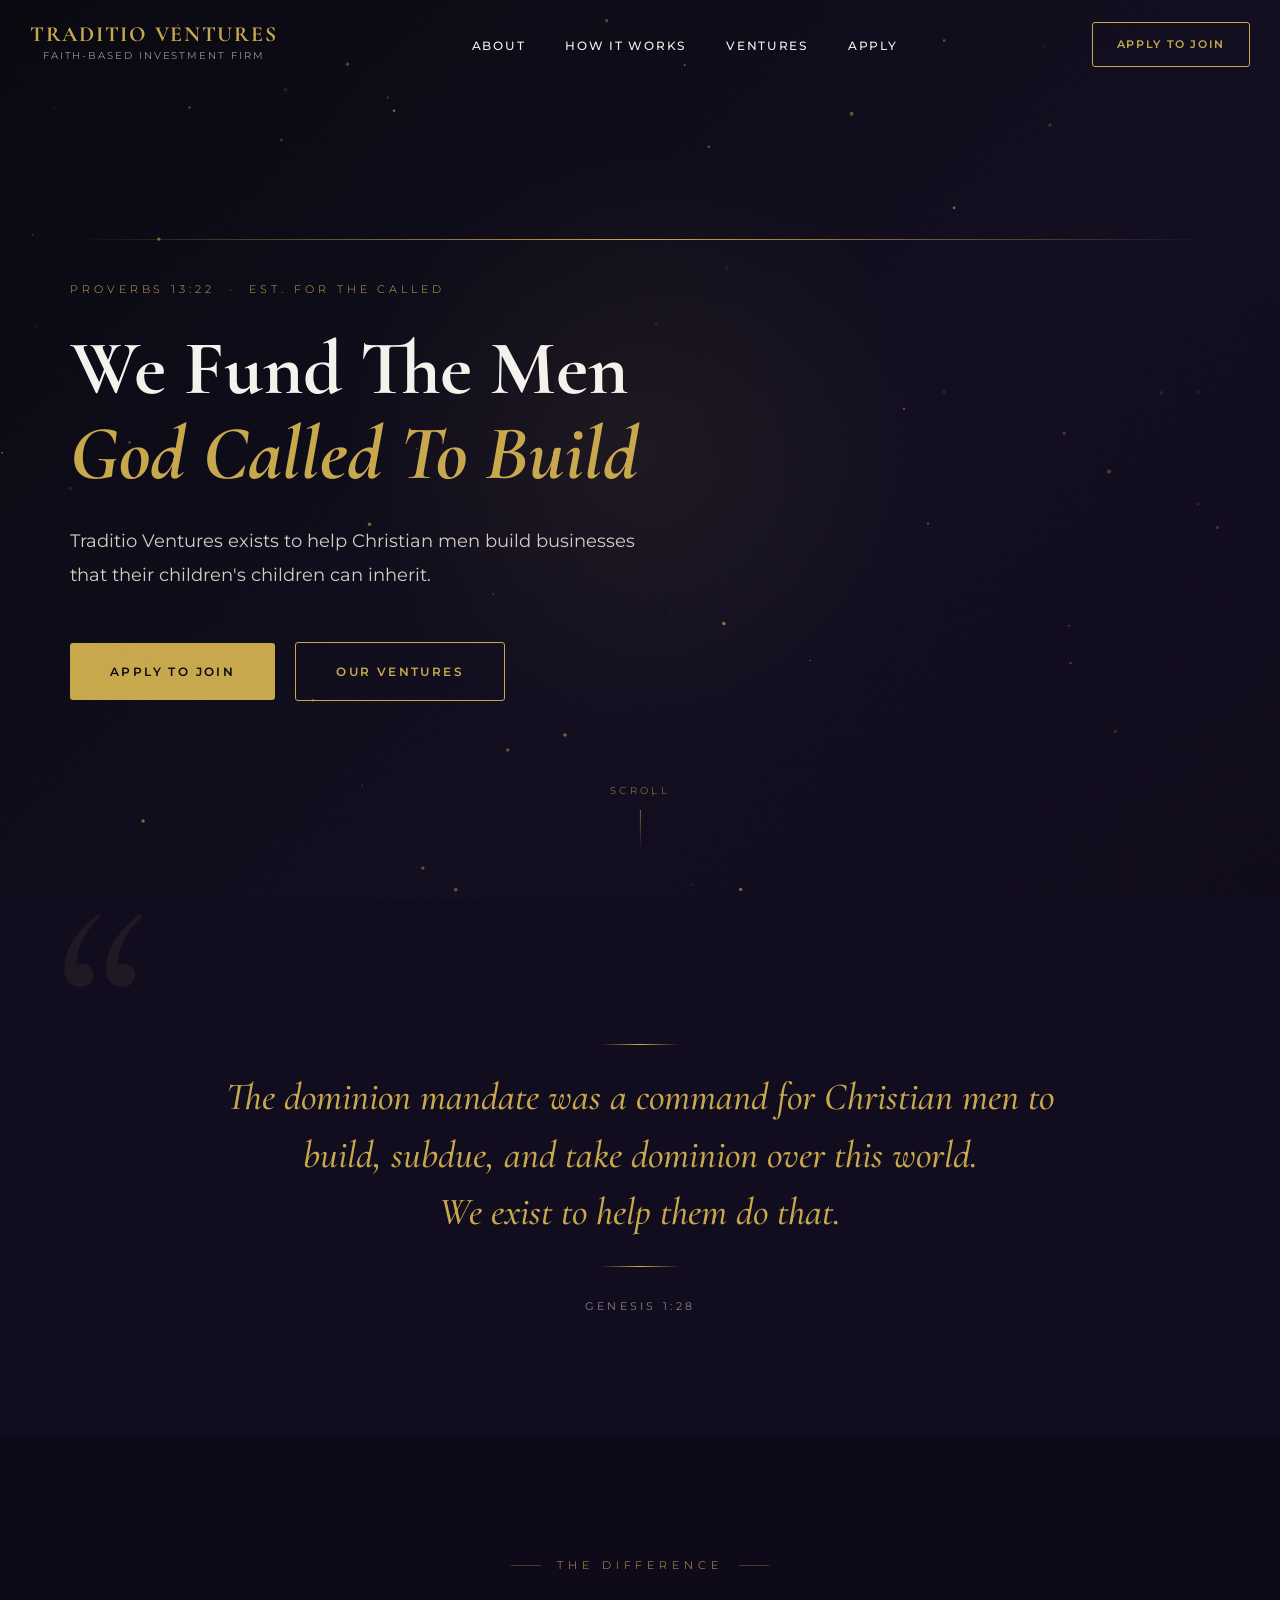
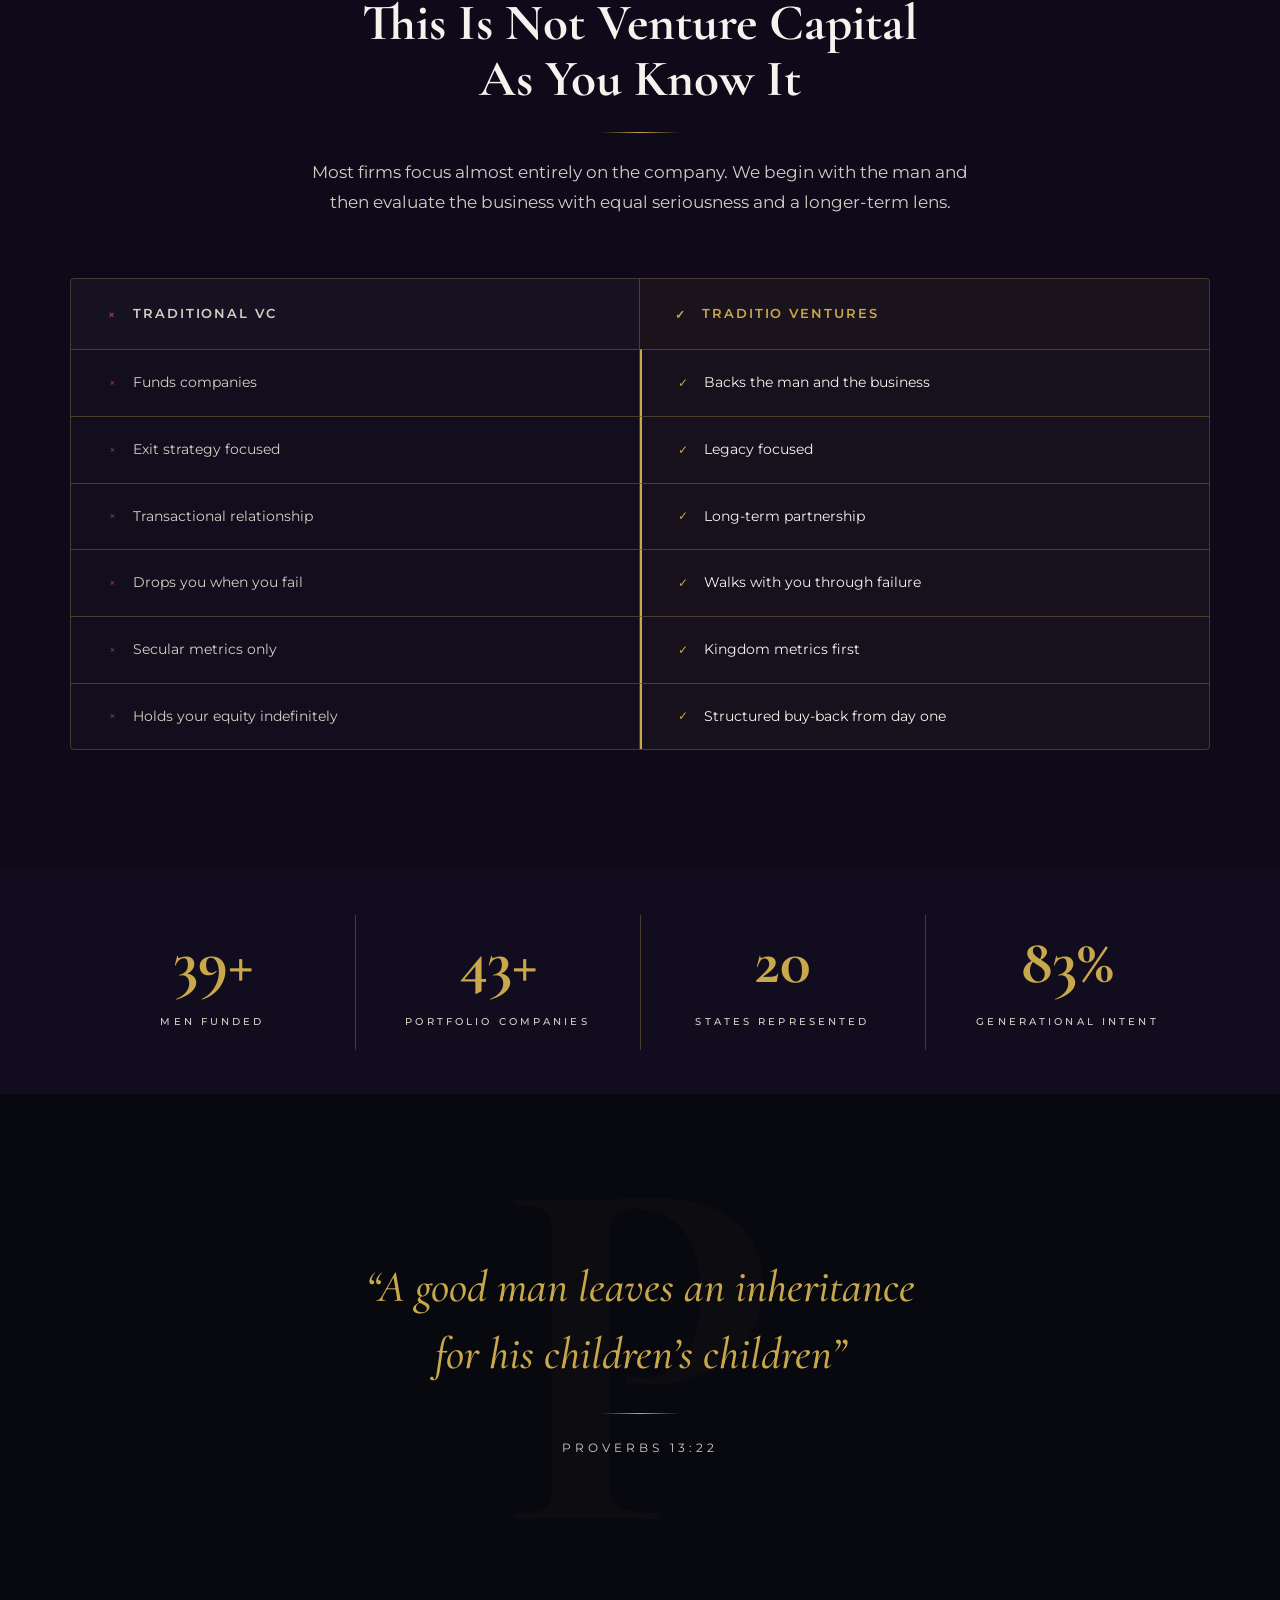
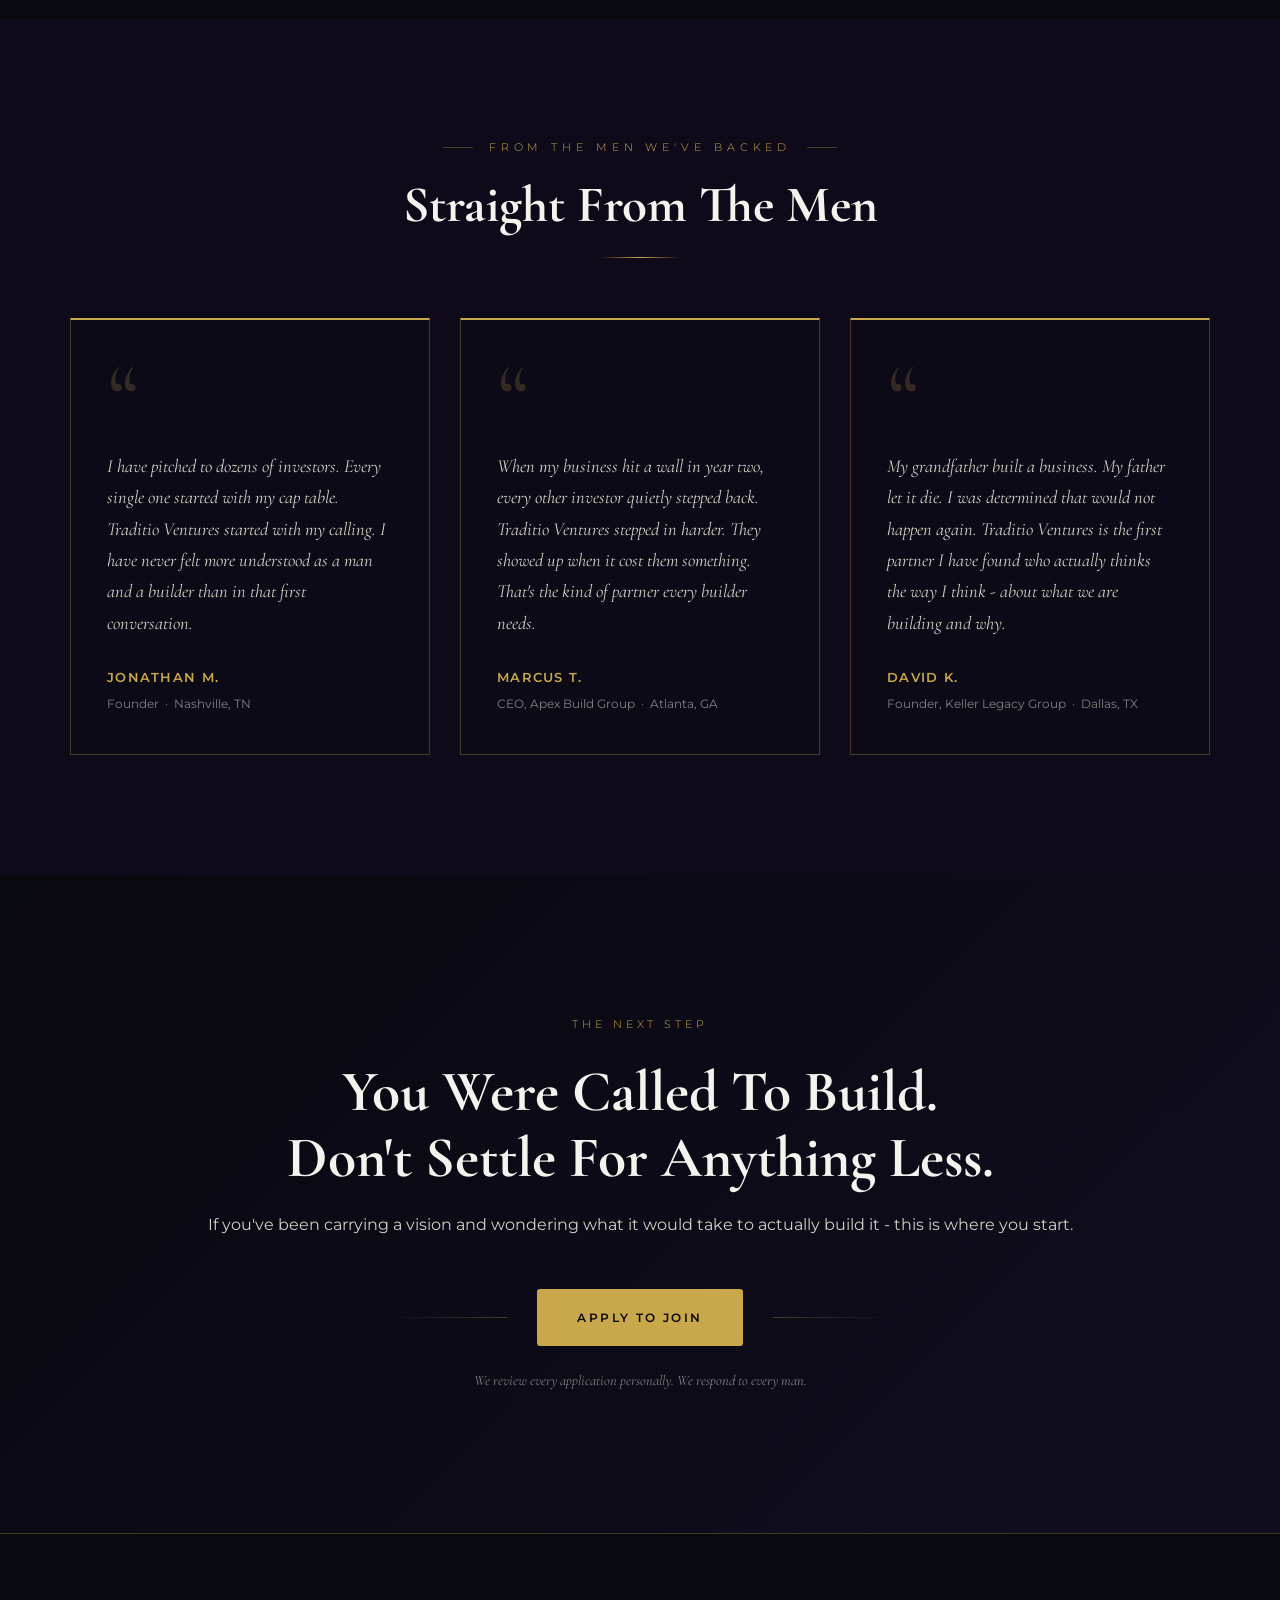
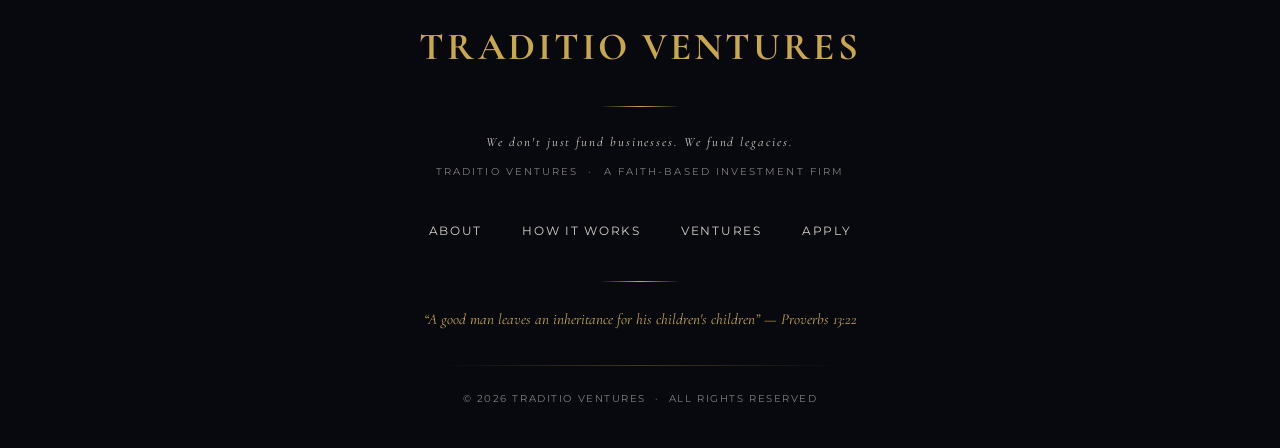
<file: index.html>
﻿<!DOCTYPE html>
<html lang="en">
<head>
  <meta charset="UTF-8" />
  <meta name="viewport" content="width=device-width, initial-scale=1.0" />
  <meta name="description" content="Traditio Ventures - We don't just fund businesses. We fund legacies. A faith-based investment firm partnering with Christian men building generational businesses." />
  <title>Traditio Ventures - We Fund Legacies</title>
  <link rel="preconnect" href="https://fonts.googleapis.com" />
  <link rel="preconnect" href="https://fonts.gstatic.com" crossorigin />
  <link rel="stylesheet" href="styles.css" />
</head>
<body>

  <div class="page-loader" aria-hidden="true">
    <div class="page-loader__inner">
      <span class="page-loader__text">Traditio Ventures</span>
    </div>
  </div>

  <nav class="nav" role="navigation" aria-label="Main navigation">
    <a href="index.html" class="nav__brand">
      <span class="nav__wordmark">TRADITIO VENTURES</span>
      <span class="nav__sub">Faith-Based Investment Firm</span>
    </a>
        <ul class="nav__links" role="list">
      <li><a href="about.html"        class="nav__link">About</a></li>
      <li><a href="how-it-works.html" class="nav__link">How It Works</a></li>
      <li><a href="ventures.html"     class="nav__link">Ventures</a></li>
      <li><a href="apply.html"        class="nav__link">Apply</a></li>
    </ul>
    <div class="nav__cta-wrap">
      <a href="apply.html" class="btn btn-secondary nav__cta">Apply to Join</a>
    </div>
    <button class="nav__hamburger" aria-label="Open menu" aria-expanded="false">
      <span></span><span></span><span></span>
    </button>
  </nav>

    <div class="nav__mobile" role="dialog" aria-label="Mobile navigation">
    <a href="about.html"        class="nav__mobile-link">About</a>
    <a href="how-it-works.html" class="nav__mobile-link">How It Works</a>
    <a href="ventures.html"     class="nav__mobile-link">Ventures</a>
    <a href="apply.html"        class="nav__mobile-link">Apply</a>
    <a href="apply.html"        class="btn btn-primary nav__cta">Apply to Join</a>
  </div>

  <main>

    <!-- HERO -->
    <section class="hero" aria-label="Hero">
      <div class="hero__bg">
        <canvas class="hero__canvas" aria-hidden="true"></canvas>
        <div class="hero__glow" aria-hidden="true"></div>
      </div>
      <div class="hero__content">
        <div class="hero__line" aria-hidden="true"></div>
        <p class="t-label hero__label fade-up">Proverbs 13:22 &nbsp;&middot;&nbsp; Est. For The Called</p>
        <h1 class="t-display hero__headline fade-up fade-up-delay-1">
          We Fund The Men<br>
          <em style="font-style:italic; color: var(--gold);">God Called To Build</em>
        </h1>
        <p class="hero__sub fade-up fade-up-delay-2">
          Traditio Ventures exists to help Christian men build businesses that their children's children can inherit.
        </p>
        <div class="hero__ctas fade-up fade-up-delay-3">
          <a href="apply.html"      class="btn btn-primary">Apply to Join</a>
          <a href="ventures.html" class="btn btn-secondary">Our Ventures</a>
        </div>
      </div>
      <div class="hero__scroll" aria-hidden="true">
        <span class="hero__scroll-text">Scroll</span>
        <div class="hero__scroll-line"></div>
      </div>
    </section>

    <!-- STATEMENT -->
    <section class="statement-section" aria-label="Core Statement">
      <div class="statement__quote-mark" aria-hidden="true">&ldquo;</div>
      <div class="container text-center">
        <div class="gold-line"></div>
        <blockquote class="statement__text fade-in">
          The dominion mandate was a command for Christian men to build, subdue, and take dominion over this world.<br>
          <em>We exist to help them do that.</em>
        </blockquote>
        <div class="gold-line"></div>
        <p class="statement__attribution fade-up fade-up-delay-1">
          Genesis 1:28
        </p>
      </div>
    </section>

    <!-- HOW WE ARE DIFFERENT -->
    <section class="section-pad bg-tertiary" aria-label="How We Are Different">
      <div class="container">

        <div class="text-center fade-up" style="margin-bottom: 20px;">
          <p class="section-label center">The Difference</p>
          <h2 class="section-headline">This Is Not Venture Capital<br>As You Know It</h2>
          <div class="gold-line"></div>
          <p class="section-sub center" style="margin-top: 16px;">
            Most firms focus almost entirely on the company. We begin with the man and then evaluate the business with equal seriousness and a longer-term lens.
          </p>
        </div>

        <div class="comparison fade-up fade-up-delay-1">

          <div class="comparison__header comparison__header--trad">
            <span class="comparison__icon comparison__icon--x">&times;</span>
            Traditional VC
          </div>
          <div class="comparison__header comparison__header--tv">
            <span class="comparison__icon comparison__icon--check">&#10003;</span>
            Traditio Ventures
          </div>

          <div class="comparison__cell comparison__cell--trad">
            <span class="comparison__icon comparison__icon--x">&times;</span>
            Funds companies
          </div>
          <div class="comparison__cell comparison__cell--tv">
            <span class="comparison__icon comparison__icon--check">&#10003;</span>
            Backs the man and the business
          </div>

          <div class="comparison__cell comparison__cell--trad">
            <span class="comparison__icon comparison__icon--x">&times;</span>
            Exit strategy focused
          </div>
          <div class="comparison__cell comparison__cell--tv">
            <span class="comparison__icon comparison__icon--check">&#10003;</span>
            Legacy focused
          </div>

          <div class="comparison__cell comparison__cell--trad">
            <span class="comparison__icon comparison__icon--x">&times;</span>
            Transactional relationship
          </div>
          <div class="comparison__cell comparison__cell--tv">
            <span class="comparison__icon comparison__icon--check">&#10003;</span>
            Long-term partnership
          </div>

          <div class="comparison__cell comparison__cell--trad">
            <span class="comparison__icon comparison__icon--x">&times;</span>
            Drops you when you fail
          </div>
          <div class="comparison__cell comparison__cell--tv">
            <span class="comparison__icon comparison__icon--check">&#10003;</span>
            Walks with you through failure
          </div>

          <div class="comparison__cell comparison__cell--trad">
            <span class="comparison__icon comparison__icon--x">&times;</span>
            Secular metrics only
          </div>
          <div class="comparison__cell comparison__cell--tv">
            <span class="comparison__icon comparison__icon--check">&#10003;</span>
            Kingdom metrics first
          </div>

          <div class="comparison__cell comparison__cell--trad">
            <span class="comparison__icon comparison__icon--x">&times;</span>
            Holds your equity indefinitely
          </div>
          <div class="comparison__cell comparison__cell--tv">
            <span class="comparison__icon comparison__icon--check">&#10003;</span>
            Structured buy-back from day one
          </div>

        </div>
      </div>
    </section>

    <!-- THE NUMBERS -->
    <section class="bg-secondary" aria-label="Our Impact">
      <div class="container" style="padding-top: 0; padding-bottom: 0;">
        <div class="stats-grid">
          <div class="stat-item fade-up">
            <span class="stat-item__number" data-count="47" data-suffix="+">0</span>
            <span class="stat-item__label">Men Funded</span>
          </div>
          <div class="stat-item fade-up fade-up-delay-1">
            <span class="stat-item__number" data-count="52" data-suffix="+">0</span>
            <span class="stat-item__label">Portfolio Companies</span>
          </div>
          <div class="stat-item fade-up fade-up-delay-2">
            <span class="stat-item__number" data-count="24">0</span>
            <span class="stat-item__label">States Represented</span>
          </div>
          <div class="stat-item fade-up fade-up-delay-3">
            <span class="stat-item__number" data-count="100" data-suffix="%">0</span>
            <span class="stat-item__label">Generational Intent</span>
          </div>
        </div>
      </div>
    </section>

    <!-- SCRIPTURE -->
    <section class="scripture-section" aria-label="Scripture Foundation">
      <div class="scripture__bg-letter" aria-hidden="true">P</div>
      <div class="container">
        <blockquote class="scripture__verse fade-in">
          &ldquo;A good man leaves an inheritance<br>
          for his children&rsquo;s children&rdquo;
        </blockquote>
        <div class="gold-line fade-up"></div>
        <p class="scripture__ref fade-up fade-up-delay-1">Proverbs 13:22</p>
      </div>
    </section>

    <!-- TESTIMONIALS -->
    <section class="section-pad bg-tertiary" aria-label="Testimonials">
      <div class="container">

        <div class="text-center fade-up" style="margin-bottom: 60px;">
          <p class="section-label center">From The Men We've Backed</p>
          <h2 class="section-headline">Straight From The Men</h2>
          <div class="gold-line"></div>
        </div>

        <div class="testimonials-grid" data-stagger>

          <div class="testimonial-card fade-up">
            <span class="testimonial-card__mark" aria-hidden="true">&ldquo;</span>
            <p class="testimonial-card__text">
              I have pitched to dozens of investors. Every single one started with my cap table. Traditio Ventures started with my calling. I have never felt more understood as a man and a builder than in that first conversation.
            </p>
            <p class="testimonial-card__name">Jonathan M.</p>
            <p class="testimonial-card__meta">Founder &nbsp;&middot;&nbsp; Nashville, TN</p>
          </div>

          <div class="testimonial-card fade-up fade-up-delay-1">
            <span class="testimonial-card__mark" aria-hidden="true">&ldquo;</span>
            <p class="testimonial-card__text">
              When my business hit a wall in year two, every other investor quietly stepped back. Traditio Ventures stepped in harder. They showed up when it cost them something. That's the kind of partner every builder needs.
            </p>
            <p class="testimonial-card__name">Marcus T.</p>
            <p class="testimonial-card__meta">CEO, Apex Build Group &nbsp;&middot;&nbsp; Atlanta, GA</p>
          </div>

          <div class="testimonial-card fade-up fade-up-delay-2">
            <span class="testimonial-card__mark" aria-hidden="true">&ldquo;</span>
            <p class="testimonial-card__text">
              My grandfather built a business. My father let it die. I was determined that would not happen again. Traditio Ventures is the first partner I have found who actually thinks the way I think - about what we are building and why.
            </p>
            <p class="testimonial-card__name">David K.</p>
            <p class="testimonial-card__meta">Founder, Keller Legacy Group &nbsp;&middot;&nbsp; Dallas, TX</p>
          </div>

        </div>
      </div>
    </section>

    <!-- APPLY CTA -->
    <section class="cta-section" aria-label="Apply to Join">
      <div class="container">
        <p class="t-label text-center fade-up" style="margin-bottom: 24px;">The Next Step</p>
        <h2 class="cta-section__headline fade-up fade-up-delay-1">
          You Were Called To Build.<br>Don't Settle For Anything Less.
        </h2>
        <p class="cta-section__sub fade-up fade-up-delay-2">
          If you've been carrying a vision and wondering what it would take to actually build it - this is where you start.
        </p>
        <div class="cta-section__deco fade-up fade-up-delay-3">
          <div class="cta-section__deco-line"></div>
          <a href="apply.html" class="btn btn-primary">Apply to Join</a>
          <div class="cta-section__deco-line"></div>
        </div>
        <p class="cta-section__note fade-up fade-up-delay-4">
          We review every application personally. We respond to every man.
        </p>
      </div>
    </section>

  </main>

  <footer class="footer" role="contentinfo">
    <div class="container">
      <div class="footer__wordmark">TRADITIO VENTURES</div>
      <div class="gold-line"></div>
      <p class="footer__tagline">We don't just fund businesses. We fund legacies.</p>
      <p class="footer__parent">Traditio Ventures &nbsp;&middot;&nbsp; A Faith-Based Investment Firm</p>
            <nav class="footer__nav" aria-label="Footer navigation">
        <a href="about.html"        class="footer__nav-link">About</a>
        <a href="how-it-works.html" class="footer__nav-link">How It Works</a>
        <a href="ventures.html"     class="footer__nav-link">Ventures</a>
        <a href="apply.html"        class="footer__nav-link">Apply</a>
      </nav>
      <div class="gold-line"></div>
      <p class="footer__scripture">&ldquo;A good man leaves an inheritance for his children's children&rdquo; &mdash; Proverbs 13:22</p>
      <div class="gold-line-full" style="max-width: 400px; margin: 24px auto;"></div>
      <p class="footer__copy">&copy; 2026 Traditio Ventures &nbsp;&middot;&nbsp; All Rights Reserved</p>
    </div>
  </footer>

  <script src="main.js"></script>

  <style>
    .beliefs-strip__header {
      display: flex; align-items: flex-end; justify-content: space-between;
      margin-bottom: 24px; gap: 24px;
    }
    .beliefs-strip__more {
      font-family: var(--font-body); font-size: 0.72rem; letter-spacing: 0.18em;
      text-transform: uppercase; color: var(--gold); text-decoration: none;
      white-space: nowrap; padding-bottom: 4px;
      border-bottom: 1px solid rgba(201,168,76,0.35);
      transition: color 0.25s ease, border-color 0.25s ease;
    }
  </style>

</body>
</html>
</file>
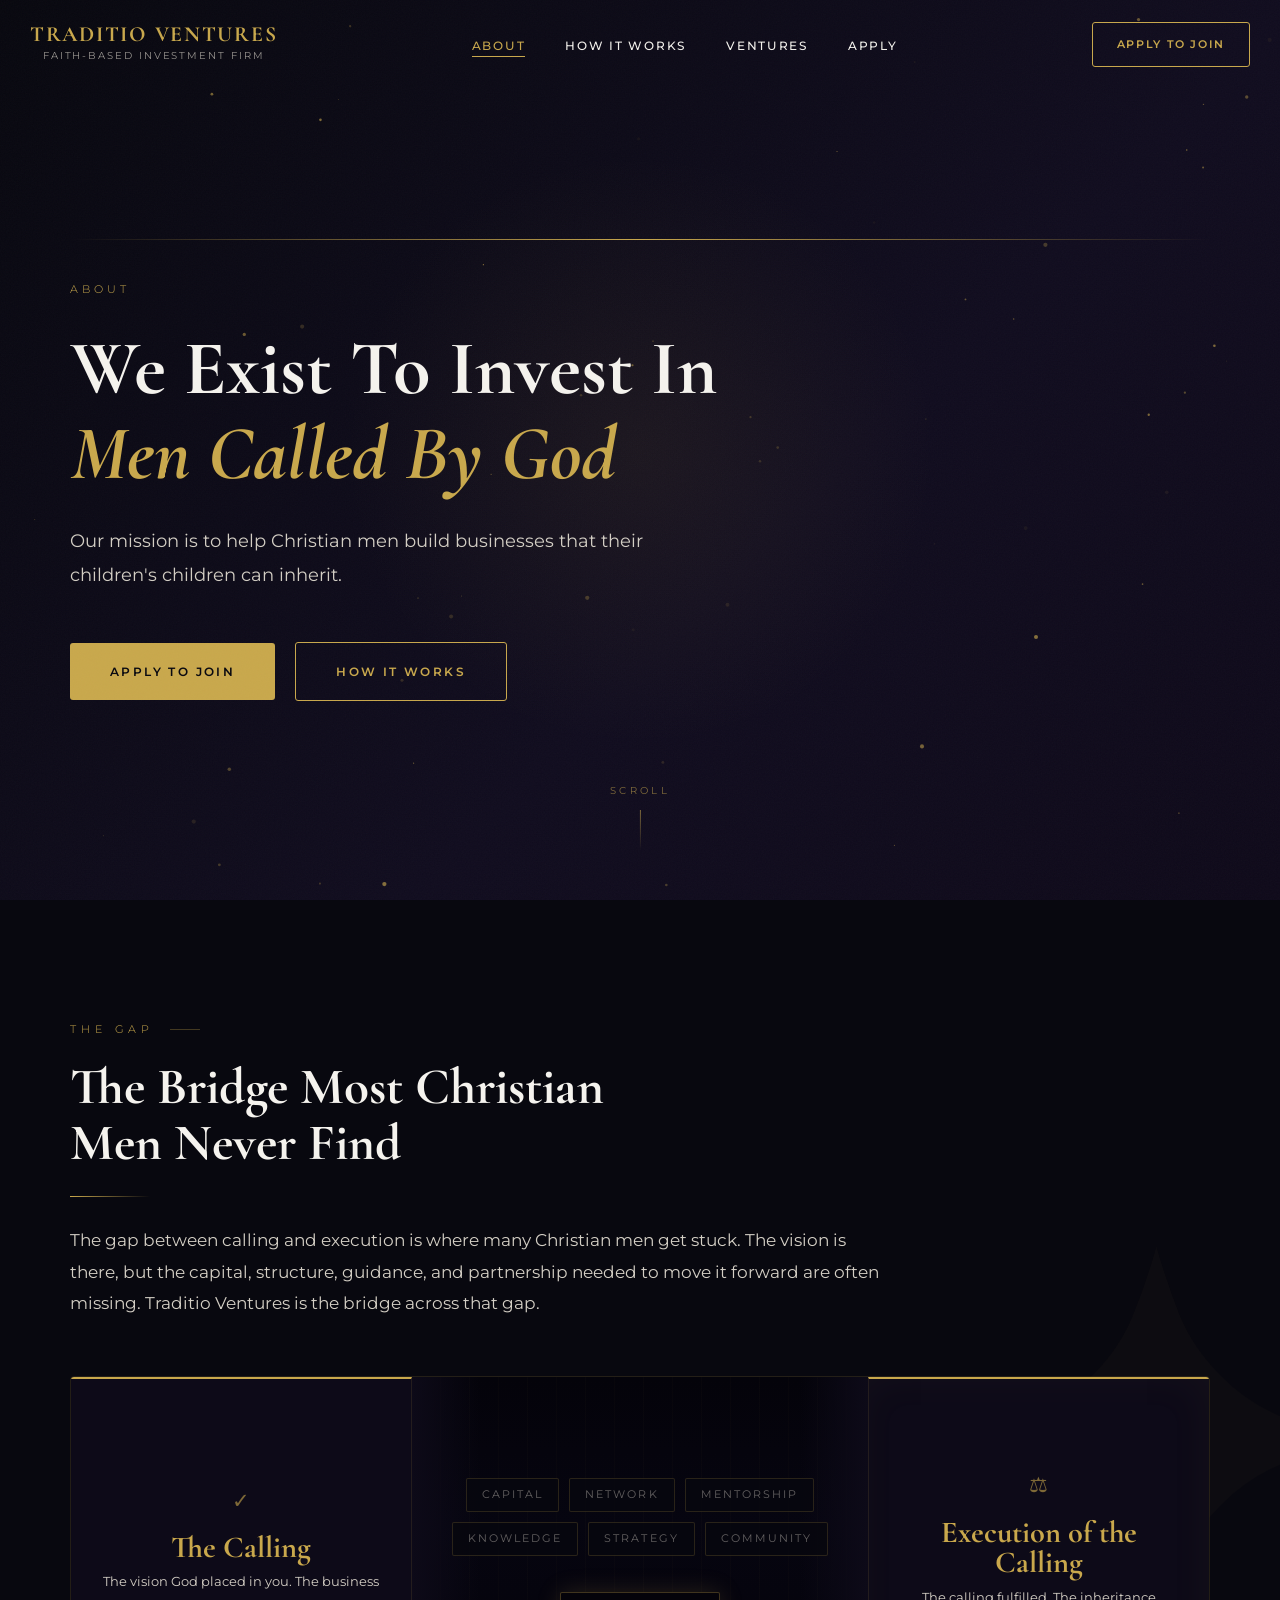
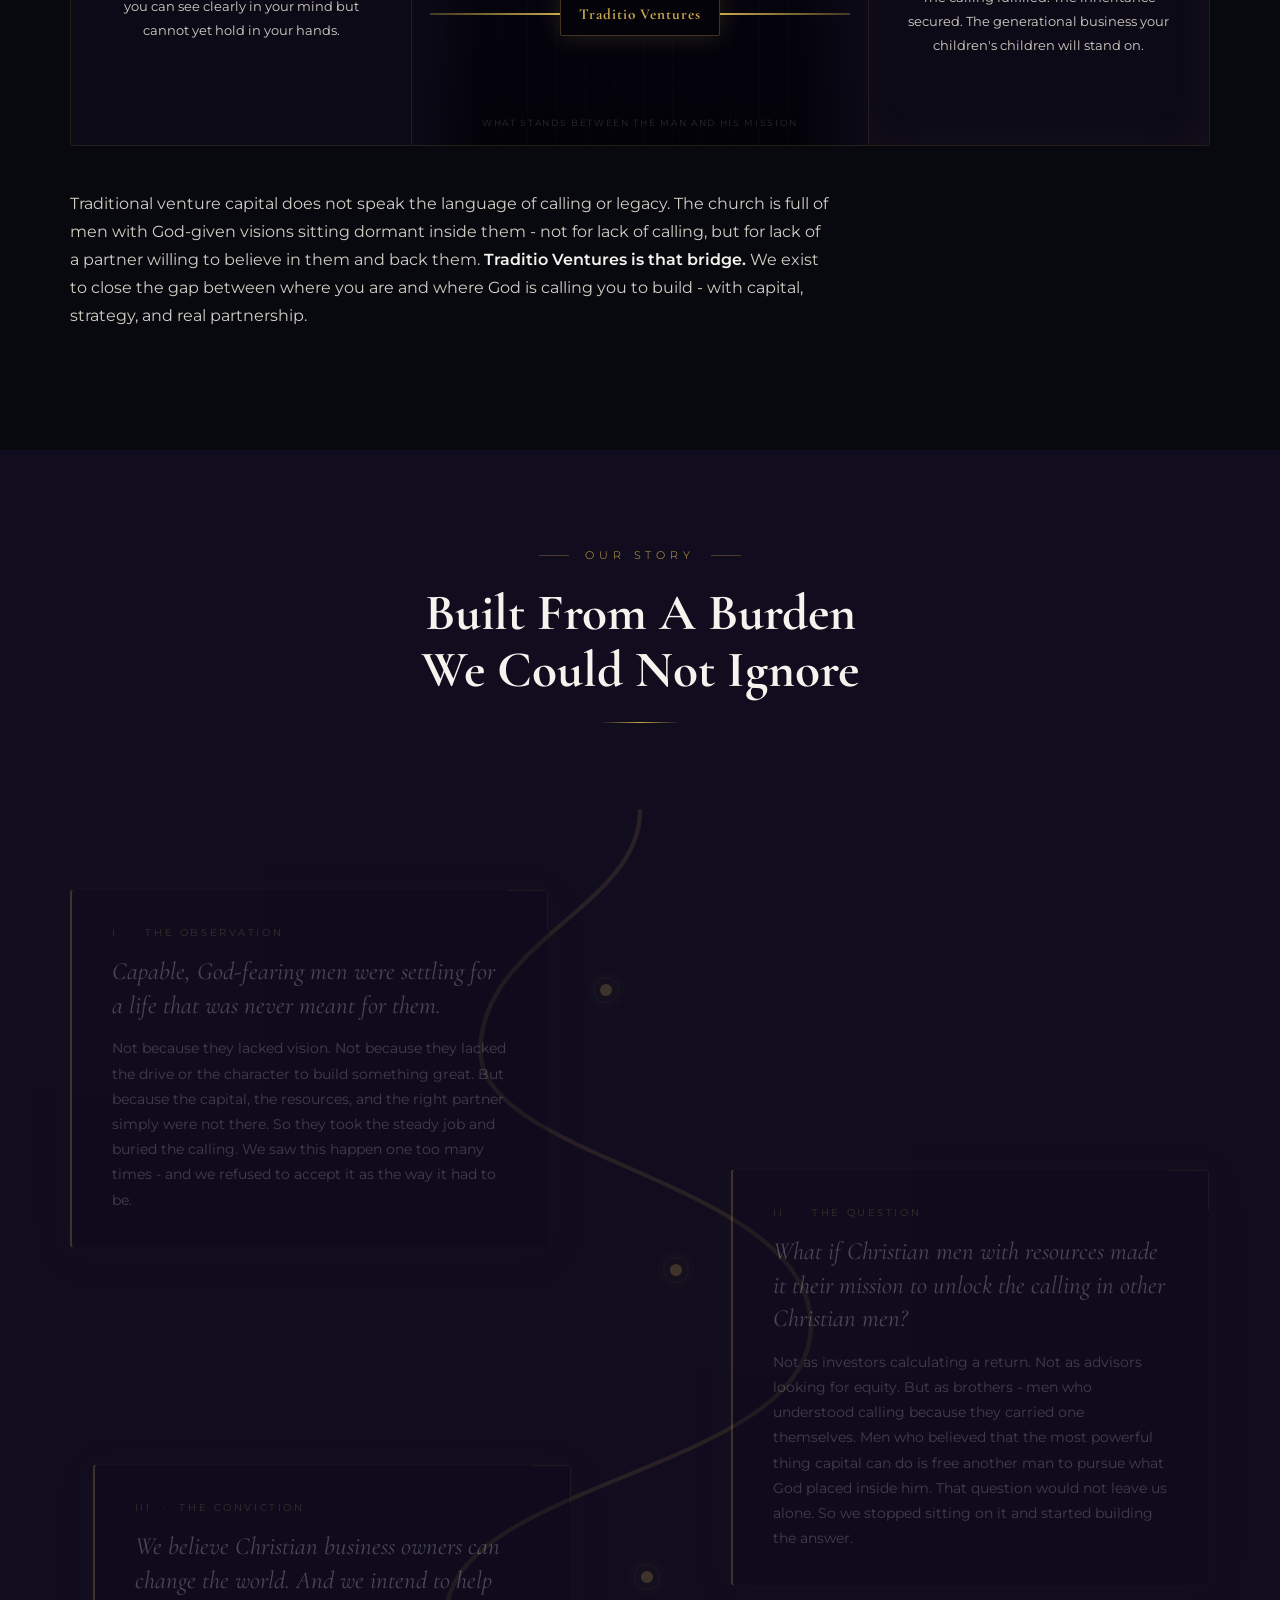
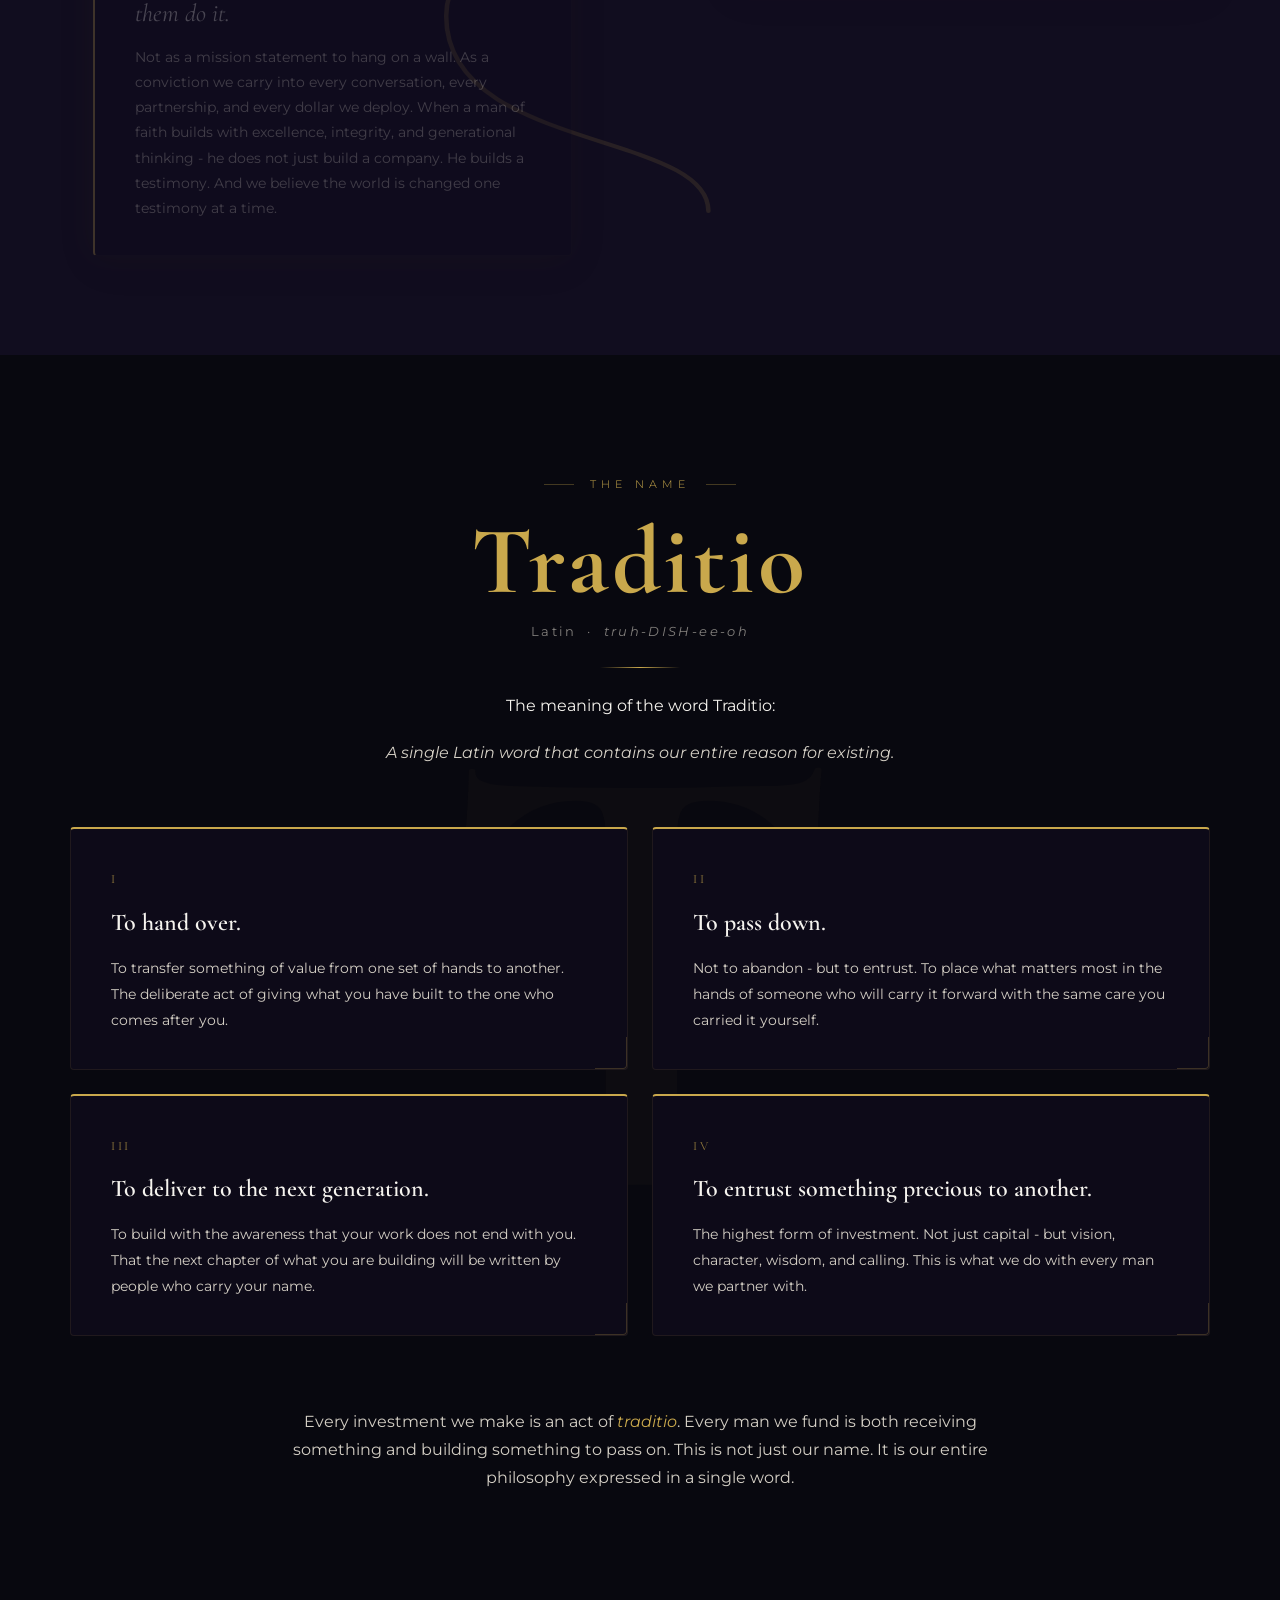
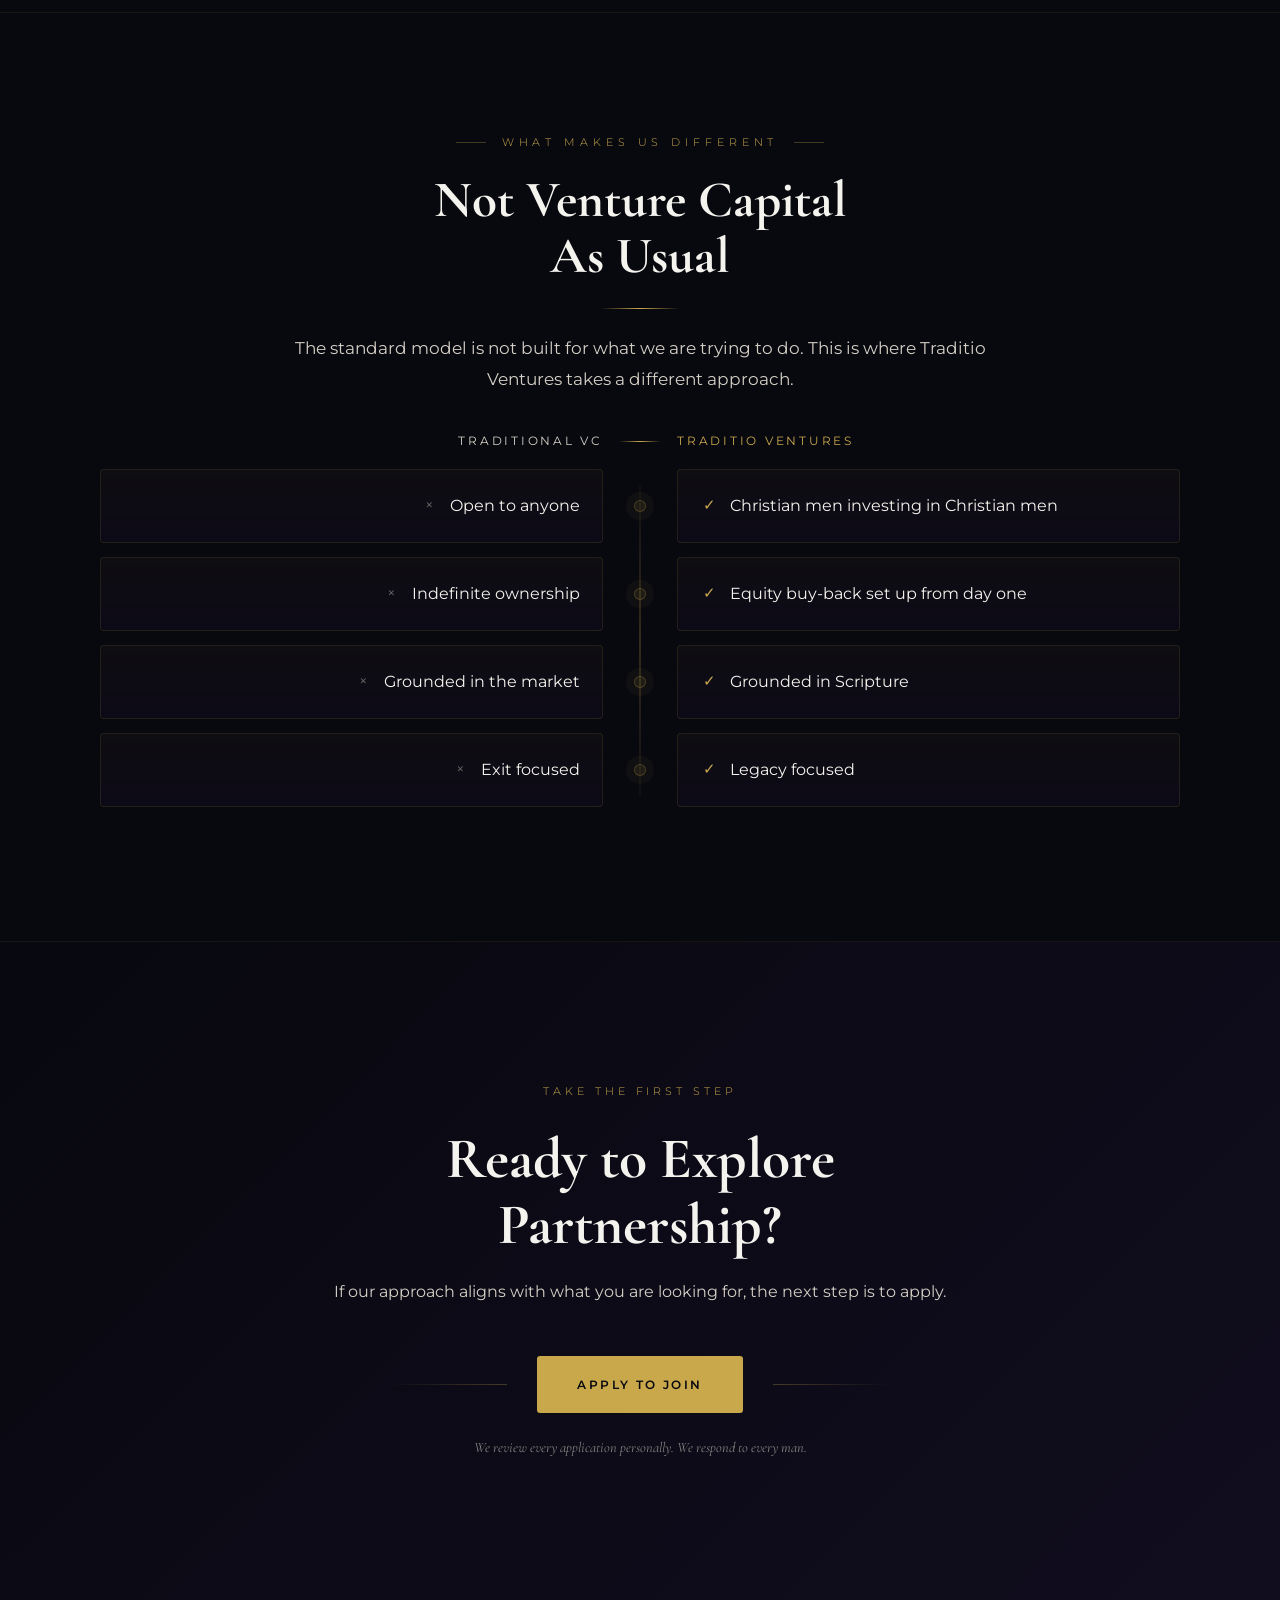
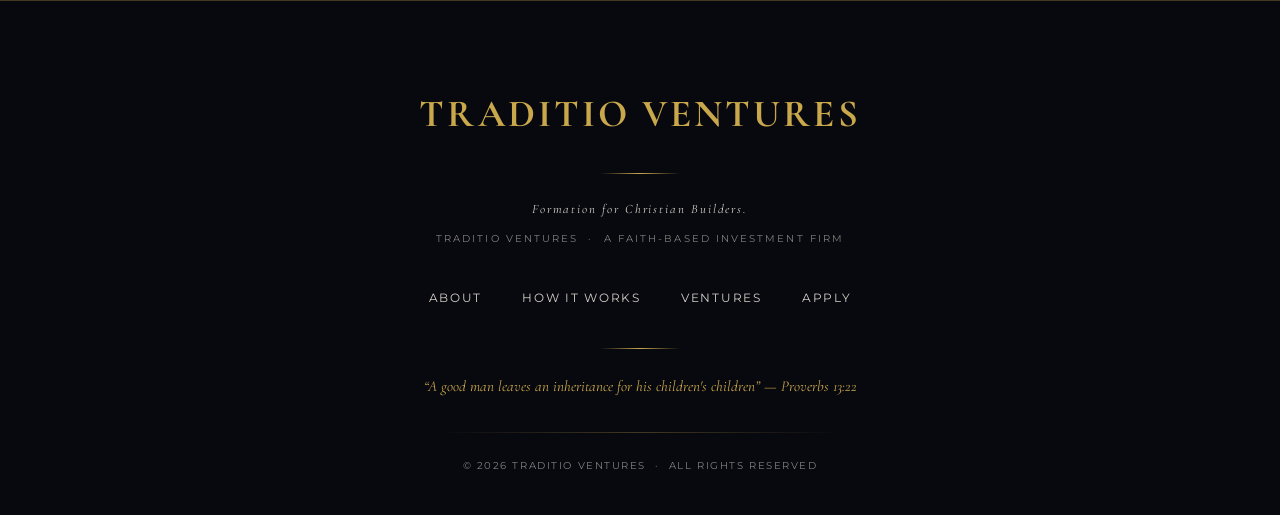
<file: about.html>
﻿<!DOCTYPE html>
<html lang="en">
<head>
  <meta charset="UTF-8" />
  <meta name="viewport" content="width=device-width, initial-scale=1.0" />
  <meta name="description" content="About Traditio Ventures - Built For The Called. Funded By The Faithful. The story behind the investment firm that starts with calling, not cap tables." />
  <title>About - Traditio Ventures</title>
  <link rel="preconnect" href="https://fonts.googleapis.com" />
  <link rel="preconnect" href="https://fonts.gstatic.com" crossorigin />
  <link rel="stylesheet" href="styles.css" />
</head>
<body>

  <!-- PAGE LOADER -->
  <div class="page-loader" aria-hidden="true">
    <div class="page-loader__inner">
      <span class="page-loader__text">Traditio Ventures</span>
      <span class="page-loader__line"></span>
      <span class="page-loader__sub">About</span>
    </div>
  </div>

  <!-- NAVIGATION -->
  <nav class="nav" role="navigation" aria-label="Main navigation">
    <a href="index.html" class="nav__brand">
      <span class="nav__wordmark">TRADITIO VENTURES</span>
      <span class="nav__sub">Faith-Based Investment Firm</span>
    </a>
        <ul class="nav__links" role="list">
      <li><a href="about.html"        class="nav__link" aria-current="page">About</a></li>
      <li><a href="how-it-works.html" class="nav__link">How It Works</a></li>
      <li><a href="ventures.html"     class="nav__link">Ventures</a></li>
      <li><a href="apply.html"        class="nav__link">Apply</a></li>
    </ul>
    <div class="nav__cta-wrap">
      <a href="apply.html" class="btn btn-secondary nav__cta">Apply to Join</a>
    </div>
    <button class="nav__hamburger" aria-label="Open menu" aria-expanded="false">
      <span></span><span></span><span></span>
    </button>
  </nav>
    <div class="nav__mobile" role="dialog" aria-label="Mobile navigation">
    <a href="about.html"        class="nav__mobile-link">About</a>
    <a href="how-it-works.html" class="nav__mobile-link">How It Works</a>
    <a href="ventures.html"     class="nav__mobile-link">Ventures</a>
    <a href="apply.html"        class="nav__mobile-link">Apply</a>
    <a href="apply.html"        class="btn btn-primary nav__cta">Apply to Join</a>
  </div>

  <main>

    <!-- ============================================================
         HERO
         ============================================================ -->
    <section class="hero" aria-label="About Hero">
      <div class="hero__bg">
        <canvas class="hero__canvas" aria-hidden="true"></canvas>
        <div class="hero__glow" aria-hidden="true"></div>
      </div>

      <div class="hero__content">
        <div class="hero__line" aria-hidden="true"></div>
        <p class="t-label hero__label fade-up">About</p>
        <h1 class="t-display hero__headline fade-up fade-up-delay-1">
          We Exist To Invest In<br>
          <em style="font-style:italic; color: var(--gold);">Men Called By God</em>
        </h1>
        <p class="hero__sub fade-up fade-up-delay-2">
          Our mission is to help Christian men build businesses that their children's children can inherit.
        </p>
        <div class="hero__ctas fade-up fade-up-delay-3">
          <a href="apply.html"        class="btn btn-primary">Apply to Join</a>
          <a href="how-it-works.html" class="btn btn-secondary">How It Works</a>
        </div>
      </div>

      <div class="hero__scroll" aria-hidden="true">
        <span class="hero__scroll-text">Scroll</span>
        <div class="hero__scroll-line"></div>
      </div>
    </section>

    <!-- ============================================================
         THE GAP
         ============================================================ -->
    <section class="gap-section section-pad" aria-label="The Problem We Solve">
      <div class="gap-section__bg-symbol" aria-hidden="true">&#10022;</div>
      <div class="container">

        <div style="max-width: 820px;">
          <p class="section-label left fade-up">The Gap</p>
          <h2 class="section-headline fade-up fade-up-delay-1">
            The Bridge Most Christian<br>Men Never Find
          </h2>
          <div class="gold-line-left fade-up fade-up-delay-2"></div>
          <p class="t-body fade-up fade-up-delay-2" style="margin-top: 28px; font-size: 1.05rem; line-height: 1.9;">
            The gap between calling and execution is where many Christian men get stuck. The vision is there, but the capital, structure, guidance, and partnership needed to move it forward are often missing. Traditio Ventures is the bridge across that gap.
          </p>
        </div>

        <!-- ÃƒÂ¢Ã¢â‚¬ÂÃ¢â€šÂ¬ÃƒÂ¢Ã¢â‚¬ÂÃ¢â€šÂ¬ CHASM VISUALIZATION ÃƒÂ¢Ã¢â‚¬ÂÃ¢â€šÂ¬ÃƒÂ¢Ã¢â‚¬ÂÃ¢â€šÂ¬ -->
        <div class="chasm-viz" id="chasmViz" aria-label="Visual: The gap between calling and legacy">

          <div class="chasm__row">

            <!-- LEFT CLIFF: The Call -->
            <div class="chasm__cliff chasm__cliff--left" id="chasmLeft">
              <div class="chasm__cliff-inner">
                <div class="chasm__cliff-icon" aria-hidden="true">&#10003;</div>
                <div class="chasm__cliff-title">The Calling</div>
                <p class="chasm__cliff-desc">
                  The vision God placed in you. The business you can see clearly in your mind but cannot yet hold in your hands.
                </p>
              </div>
            </div>

            <!-- CENTER: The Void / Chasm -->
            <div class="chasm__gap" id="chasmGap">

              <!-- Floating obstacle items -->
              <div class="chasm__gap-items" id="chasmItems" aria-label="Barriers: Capital, Network, Mentorship, Knowledge, Strategy, Community">
                <span class="chasm__gap-item" style="--i:0">Capital</span>
                <span class="chasm__gap-item" style="--i:1">Network</span>
                <span class="chasm__gap-item" style="--i:2">Mentorship</span>
                <span class="chasm__gap-item" style="--i:3">Knowledge</span>
                <span class="chasm__gap-item" style="--i:4">Strategy</span>
                <span class="chasm__gap-item" style="--i:5">Community</span>
              </div>

              <!-- The Bridge -->
              <div class="chasm__bridge-wrap" id="chasmBridgeWrap">
                <div class="chasm__bridge-line chasm__bridge-line--left" id="chasmLineLeft"></div>
                <div class="chasm__bridge-nameplate" id="chasmNameplate">
                  Traditio Ventures
                </div>
                <div class="chasm__bridge-line chasm__bridge-line--right" id="chasmLineRight"></div>
              </div>

              <p class="chasm__gap-floor-label" aria-hidden="true">What stands between the man and his mission</p>

            </div><!-- /.chasm__gap -->

            <!-- RIGHT CLIFF: The Outcome -->
            <div class="chasm__cliff chasm__cliff--right" id="chasmRight">
              <div class="chasm__cliff-inner">
                <div class="chasm__cliff-icon" aria-hidden="true">&#9878;</div>
                <div class="chasm__cliff-title">Execution of the Calling</div>
                <p class="chasm__cliff-desc">
                  The calling fulfilled. The inheritance secured. The generational business your children's children will stand on.
                </p>
              </div>
            </div>

          </div><!-- /.chasm__row -->

          <!-- Conclusion below the visual -->
          <div class="chasm__conclusion" id="chasmConclusion">
            <p>
              Traditional venture capital does not speak the language of calling or legacy. The church is full of men with God-given visions sitting dormant inside them - not for lack of calling, but for lack of a partner willing to believe in them and back them.
              <strong>Traditio Ventures is that bridge.</strong> We exist to close the gap between where you are and where God is calling you to build - with capital, strategy, and real partnership.
            </p>
          </div>

        </div><!-- /.chasm-viz -->

      </div><!-- /.container -->
    </section>

    <!-- Chasm Visualization Styles -->
    <style>
      /* ÃƒÂ¢Ã¢â‚¬ÂÃ¢â€šÂ¬ÃƒÂ¢Ã¢â‚¬ÂÃ¢â€šÂ¬ÃƒÂ¢Ã¢â‚¬ÂÃ¢â€šÂ¬ Chasm visualization wrapper ÃƒÂ¢Ã¢â‚¬ÂÃ¢â€šÂ¬ÃƒÂ¢Ã¢â‚¬ÂÃ¢â€šÂ¬ÃƒÂ¢Ã¢â‚¬ÂÃ¢â€šÂ¬ */
      .chasm-viz {
        margin-top: 56px;
      }

      /* ÃƒÂ¢Ã¢â‚¬ÂÃ¢â€šÂ¬ÃƒÂ¢Ã¢â‚¬ÂÃ¢â€šÂ¬ÃƒÂ¢Ã¢â‚¬ÂÃ¢â€šÂ¬ Three-column scene ÃƒÂ¢Ã¢â‚¬ÂÃ¢â€šÂ¬ÃƒÂ¢Ã¢â‚¬ÂÃ¢â€šÂ¬ÃƒÂ¢Ã¢â‚¬ÂÃ¢â€šÂ¬ */
      .chasm__row {
        display: flex;
        align-items: stretch;
        min-height: 370px;
        border: 1px solid rgba(201,168,76,0.14);
        border-radius: 4px;
        overflow: hidden;
      }

      /* ÃƒÂ¢Ã¢â‚¬ÂÃ¢â€šÂ¬ÃƒÂ¢Ã¢â‚¬ÂÃ¢â€šÂ¬ÃƒÂ¢Ã¢â‚¬ÂÃ¢â€šÂ¬ Cliff platforms ÃƒÂ¢Ã¢â‚¬ÂÃ¢â€šÂ¬ÃƒÂ¢Ã¢â‚¬ÂÃ¢â€šÂ¬ÃƒÂ¢Ã¢â‚¬ÂÃ¢â€šÂ¬ */
      .chasm__cliff {
        width: 30%;
        flex-shrink: 0;
        background: var(--bg-card);
        border-top: 2px solid var(--gold);
        display: flex;
        align-items: center;
        justify-content: center;
        padding: 44px 32px;
        position: relative;
        opacity: 0;
        transition: opacity 0.65s ease, transform 0.65s ease;
      }
      .chasm__cliff--left  {
        transform: translateX(-36px);
        border-right: 1px solid rgba(201,168,76,0.12);
      }
      .chasm__cliff--right {
        transform: translateX(36px);
        border-left:  1px solid rgba(201,168,76,0.12);
        /* subtle destination glow */
        box-shadow: inset -6px 0 40px rgba(201,168,76,0.04);
      }
      .chasm-is-visible .chasm__cliff {
        opacity: 1;
        transform: translateX(0);
      }
      .chasm-is-visible .chasm__cliff--right {
        transition-delay: 0.18s;
      }

      .chasm__cliff-inner { text-align: center; }

      .chasm__cliff-icon {
        font-size: 1.3rem;
        color: var(--gold);
        opacity: 0.6;
        margin-bottom: 14px;
      }
      .chasm__cliff-title {
        font-family: var(--font-display);
        font-size: 1.9rem;
        font-weight: 700;
        color: var(--gold);
        line-height: 1;
        margin-bottom: 6px;
      }
      .chasm__cliff-badge {
        font-family: var(--font-body);
        font-size: 0.62rem;
        letter-spacing: 0.22em;
        text-transform: uppercase;
        color: var(--text-muted);
        margin-bottom: 14px;
      }
      .chasm__cliff-desc {
        font-family: var(--font-body);
        font-size: 0.84rem;
        color: var(--text-secondary);
        line-height: 1.8;
        margin: 0;
      }

      /* ÃƒÂ¢Ã¢â‚¬ÂÃ¢â€šÂ¬ÃƒÂ¢Ã¢â‚¬ÂÃ¢â€šÂ¬ÃƒÂ¢Ã¢â‚¬ÂÃ¢â€šÂ¬ The dark void ÃƒÂ¢Ã¢â‚¬ÂÃ¢â€šÂ¬ÃƒÂ¢Ã¢â‚¬ÂÃ¢â€šÂ¬ÃƒÂ¢Ã¢â‚¬ÂÃ¢â€šÂ¬ */
      .chasm__gap {
        flex: 1;
        position: relative;
        background: linear-gradient(to bottom,
          #04030A 0%,
          #060510 40%,
          #030209 100%
        );
        display: flex;
        flex-direction: column;
        align-items: center;
        justify-content: center;
        padding: 40px 18px 48px;
        overflow: hidden;
      }
      /* Subtle vertical striation ÃƒÂ¢Ã¢â€šÂ¬Ã¢â‚¬Â depth effect */
      .chasm__gap::before {
        content: '';
        position: absolute;
        inset: 0;
        background: repeating-linear-gradient(
          90deg,
          transparent 0px,
          transparent 28px,
          rgba(201,168,76,0.018) 28px,
          rgba(201,168,76,0.018) 29px
        );
        pointer-events: none;
      }
      /* Fade edges into the cliffs */
      .chasm__gap::after {
        content: '';
        position: absolute;
        inset: 0;
        background:
          linear-gradient(to right, var(--bg-card) 0%, transparent 15%, transparent 85%, var(--bg-card) 100%);
        pointer-events: none;
      }

      /* ÃƒÂ¢Ã¢â‚¬ÂÃ¢â€šÂ¬ÃƒÂ¢Ã¢â‚¬ÂÃ¢â€šÂ¬ÃƒÂ¢Ã¢â‚¬ÂÃ¢â€šÂ¬ Floating barrier items ÃƒÂ¢Ã¢â‚¬ÂÃ¢â€šÂ¬ÃƒÂ¢Ã¢â‚¬ÂÃ¢â€šÂ¬ÃƒÂ¢Ã¢â‚¬ÂÃ¢â€šÂ¬ */
      .chasm__gap-items {
        display: flex;
        flex-wrap: wrap;
        gap: 10px 10px;
        justify-content: center;
        margin-bottom: 36px;
        position: relative;
        z-index: 2;
      }
      .chasm__gap-item {
        display: inline-block;
        padding: 6px 15px;
        border: 1px solid rgba(201,168,76,0.18);
        border-radius: 2px;
        font-family: var(--font-body);
        font-size: 0.7rem;
        letter-spacing: 0.18em;
        text-transform: uppercase;
        color: rgba(212,207,197,0.45);
        background: rgba(8,8,15,0.85);
        opacity: 0;
        transform: translateY(18px);
        cursor: default;
        /* fade-in driven by JS class, float driven by animation */
        transition: opacity 0.45s ease calc(0.55s + var(--i) * 0.1s),
                    transform 0.45s ease calc(0.55s + var(--i) * 0.1s),
                    color 0.25s ease,
                    border-color 0.25s ease,
                    box-shadow 0.25s ease,
                    background 0.25s ease;
      }
      .chasm__gap-item:hover {
        color: var(--gold-bright);
        border-color: rgba(201,168,76,0.65);
        background: rgba(201,168,76,0.07);
        box-shadow: 0 0 18px rgba(201,168,76,0.22), inset 0 0 10px rgba(201,168,76,0.06);
        animation-play-state: paused;
      }
      .chasm-is-visible .chasm__gap-item {
        opacity: 1;
        transform: translateY(0);
        animation: chasmFloat calc(3.2s + var(--i) * 0.5s) ease-in-out infinite;
        animation-delay: calc(var(--i) * 0.45s);
      }
      @keyframes chasmFloat {
        0%, 100% { transform: translateY(0px); }
        50%       { transform: translateY(-7px); }
      }

      /* ÃƒÂ¢Ã¢â‚¬ÂÃ¢â€šÂ¬ÃƒÂ¢Ã¢â‚¬ÂÃ¢â€šÂ¬ÃƒÂ¢Ã¢â‚¬ÂÃ¢â€šÂ¬ The bridge ÃƒÂ¢Ã¢â‚¬ÂÃ¢â€šÂ¬ÃƒÂ¢Ã¢â‚¬ÂÃ¢â€šÂ¬ÃƒÂ¢Ã¢â‚¬ÂÃ¢â€šÂ¬ */
      .chasm__bridge-wrap {
        display: flex;
        align-items: center;
        width: 100%;
        position: relative;
        z-index: 3;
        opacity: 0;
        transition: opacity 0.4s ease 1.15s;
      }
      .chasm-is-visible .chasm__bridge-wrap {
        opacity: 1;
      }
      .chasm__bridge-line {
        flex: 1;
        height: 2px;
        background: linear-gradient(to right, rgba(201,168,76,0.3), var(--gold));
        transform: scaleX(0);
        transition: transform 0.55s cubic-bezier(0.4,0,0.2,1) 1.35s,
                    box-shadow 0.25s ease,
                    filter 0.25s ease;
      }
      .chasm__bridge-line--left  { transform-origin: right; }
      .chasm__bridge-line--right {
        background: linear-gradient(to left, rgba(201,168,76,0.3), var(--gold));
        transform-origin: left;
      }
      .chasm-is-visible .chasm__bridge-line {
        transform: scaleX(1);
      }
      .chasm-is-visible .chasm__bridge-wrap:hover .chasm__bridge-line {
        box-shadow: 0 0 18px rgba(201,168,76,0.45), 0 0 32px rgba(201,168,76,0.22);
        filter: brightness(1.25);
      }

      .chasm__bridge-nameplate {
        font-family: var(--font-display);
        font-size: 0.95rem;
        font-weight: 700;
        color: var(--gold);
        white-space: nowrap;
        flex-shrink: 0;
        padding: 8px 18px;
        border: 1px solid var(--gold-border);
        border-radius: 2px;
        background: #04030A;
        letter-spacing: 0.06em;
        cursor: default;
        opacity: 0;
        transform: scale(0.88);
        transition: opacity 0.4s ease 1.65s, transform 0.4s ease 1.65s,
                    box-shadow 0.3s ease, border-color 0.25s ease,
                    color 0.25s ease, background 0.25s ease;
      }
      .chasm-is-visible .chasm__bridge-nameplate {
        opacity: 1;
        transform: scale(1);
        box-shadow: 0 0 24px rgba(201,168,76,0.18);
      }
      .chasm-is-visible .chasm__bridge-nameplate:hover {
        color: var(--gold-bright);
        border-color: var(--gold);
        background: rgba(201,168,76,0.08);
        box-shadow: 0 0 40px rgba(201,168,76,0.35), 0 0 12px rgba(201,168,76,0.2), inset 0 0 16px rgba(201,168,76,0.06);
        transform: scale(1.04);
        transition: box-shadow 0.25s ease, border-color 0.25s ease,
                    color 0.25s ease, background 0.25s ease, transform 0.25s ease;
      }

      /* ÃƒÂ¢Ã¢â‚¬ÂÃ¢â€šÂ¬ÃƒÂ¢Ã¢â‚¬ÂÃ¢â€šÂ¬ÃƒÂ¢Ã¢â‚¬ÂÃ¢â€šÂ¬ Floor label ÃƒÂ¢Ã¢â‚¬ÂÃ¢â€šÂ¬ÃƒÂ¢Ã¢â‚¬ÂÃ¢â€šÂ¬ÃƒÂ¢Ã¢â‚¬ÂÃ¢â€šÂ¬ */
      .chasm__gap-floor-label {
        position: absolute;
        bottom: 14px;
        left: 50%;
        transform: translateX(-50%);
        font-family: var(--font-body);
        font-size: 0.58rem;
        letter-spacing: 0.18em;
        text-transform: uppercase;
        color: rgba(212,207,197,0.2);
        white-space: nowrap;
        z-index: 2;
        margin: 0;
      }

      /* ÃƒÂ¢Ã¢â‚¬ÂÃ¢â€šÂ¬ÃƒÂ¢Ã¢â‚¬ÂÃ¢â€šÂ¬ÃƒÂ¢Ã¢â‚¬ÂÃ¢â€šÂ¬ Conclusion paragraph ÃƒÂ¢Ã¢â‚¬ÂÃ¢â€šÂ¬ÃƒÂ¢Ã¢â‚¬ÂÃ¢â€šÂ¬ÃƒÂ¢Ã¢â‚¬ÂÃ¢â€šÂ¬ */
      .chasm__conclusion {
        margin-top: 44px;
        max-width: 760px;
        opacity: 0;
        transform: translateY(14px);
        transition: opacity 0.55s ease 2s, transform 0.55s ease 2s;
      }
      .chasm-is-visible .chasm__conclusion {
        opacity: 1;
        transform: translateY(0);
      }
      .chasm__conclusion p {
        font-family: var(--font-body);
        font-size: 1rem;
        color: var(--text-secondary);
        line-height: 1.75;
        margin: 0;
      }
      .chasm__conclusion strong {
        color: var(--text-primary);
        font-weight: 600;
      }

      /* ÃƒÂ¢Ã¢â‚¬ÂÃ¢â€šÂ¬ÃƒÂ¢Ã¢â‚¬ÂÃ¢â€šÂ¬ÃƒÂ¢Ã¢â‚¬ÂÃ¢â€šÂ¬ Mobile ÃƒÂ¢Ã¢â‚¬ÂÃ¢â€šÂ¬ÃƒÂ¢Ã¢â‚¬ÂÃ¢â€šÂ¬ÃƒÂ¢Ã¢â‚¬ÂÃ¢â€šÂ¬ */
      @media (max-width: 768px) {
        .chasm__row {
          flex-direction: column;
          min-height: auto;
        }
        .chasm__cliff {
          width: 100%;
          padding: 32px 24px;
          transform: none !important;
          opacity: 0;
          transition: opacity 0.5s ease !important;
        }
        .chasm__cliff--left  { border-right: none; border-bottom: 1px solid rgba(201,168,76,0.12); }
        .chasm__cliff--right { border-left: none;  border-top:    1px solid rgba(201,168,76,0.12); }
        .chasm-is-visible .chasm__cliff { opacity: 1; }
        .chasm__gap { padding: 32px 16px 44px; }
        .chasm__bridge-nameplate { font-size: 0.82rem; padding: 6px 14px; }
        .chasm__gap-floor-label { display: none; }
        .chasm__conclusion { margin-top: 32px; }
      }
    </style>

    <!-- Chasm Visualization Script -->
    <script>
      (function () {
        var viz = document.getElementById('chasmViz');
        if (!viz) return;
        var triggered = false;
        var obs = new IntersectionObserver(function (entries) {
          entries.forEach(function (entry) {
            if (entry.isIntersecting && !triggered) {
              triggered = true;
              viz.classList.add('chasm-is-visible');
              obs.disconnect();
            }
          });
        }, { threshold: 0.25 });
        obs.observe(viz);
      })();
    </script>

    <!-- ============================================================
         OUR STORY
         ============================================================ -->
    <section class="section-pad bg-secondary our-story-section" aria-label="Our Story">
      <div class="container">

        <div class="text-center fade-up" style="margin-bottom: 48px;">
          <p class="section-label center">Our Story</p>
          <h2 class="section-headline">Built From A Burden<br>We Could Not Ignore</h2>
          <div class="gold-line"></div>
        </div>

        <div class="story-journey" id="storyJourney">
          <svg class="story-journey__svg" viewBox="0 0 1000 1080" preserveAspectRatio="none" aria-hidden="true">
            <defs>
              <linearGradient id="storyJourneyGradient" x1="0%" y1="0%" x2="0%" y2="100%">
                <stop offset="0%" stop-color="rgba(201,168,76,0.25)"></stop>
                <stop offset="20%" stop-color="#c9a84c"></stop>
                <stop offset="100%" stop-color="rgba(201,168,76,0.55)"></stop>
              </linearGradient>
            </defs>
            <path
              class="story-journey__track"
              d="M500 40 C500 135 360 170 360 280 S650 410 650 555 S330 710 330 845 S560 960 560 1040"
            ></path>
            <path
              class="story-journey__progress"
              id="storyJourneyPath"
              d="M500 40 C500 135 360 170 360 280 S650 410 650 555 S330 710 330 845 S560 960 560 1040"
            ></path>
          </svg>

          <div class="story-milestone story-milestone--one" data-threshold="0.2">
            <span class="story-milestone__dot" aria-hidden="true"></span>
            <article class="story-panel">
              <span class="story-panel__chapter">I &nbsp;&middot;&nbsp; The Observation</span>
              <p class="story-panel__pull">Capable, God-fearing men were settling for a life that was never meant for them.</p>
              <p class="story-panel__body">Not because they lacked vision. Not because they lacked the drive or the character to build something great. But because the capital, the resources, and the right partner simply were not there. So they took the steady job and buried the calling. We saw this happen one too many times - and we refused to accept it as the way it had to be.</p>
            </article>
          </div>

          <div class="story-milestone story-milestone--two" data-threshold="0.47">
            <span class="story-milestone__dot" aria-hidden="true"></span>
            <article class="story-panel">
              <span class="story-panel__chapter">II &nbsp;&middot;&nbsp; The Question</span>
              <p class="story-panel__pull">What if Christian men with resources made it their mission to unlock the calling in other Christian men?</p>
              <p class="story-panel__body">Not as investors calculating a return. Not as advisors looking for equity. But as brothers - men who understood calling because they carried one themselves. Men who believed that the most powerful thing capital can do is free another man to pursue what God placed inside him. That question would not leave us alone. So we stopped sitting on it and started building the answer.</p>
            </article>
          </div>

          <div class="story-milestone story-milestone--three" data-threshold="0.73">
            <span class="story-milestone__dot" aria-hidden="true"></span>
            <article class="story-panel">
              <span class="story-panel__chapter">III &nbsp;&middot;&nbsp; The Conviction</span>
              <p class="story-panel__pull">We believe Christian business owners can change the world. And we intend to help them do it.</p>
              <p class="story-panel__body">Not as a mission statement to hang on a wall. As a conviction we carry into every conversation, every partnership, and every dollar we deploy. When a man of faith builds with excellence, integrity, and generational thinking - he does not just build a company. He builds a testimony. And we believe the world is changed one testimony at a time.</p>
            </article>
          </div>

        </div>

      </div>
    </section>

    <!-- Our Story Styles -->
    <style>
      .our-story-section {
        padding-top: 96px;
        padding-bottom: 104px;
      }
      .story-journey {
        position: relative;
        max-width: 1180px;
        margin: 0 auto;
        height: 1080px;
      }
      .story-journey__svg {
        position: absolute;
        inset: 0;
        width: 100%;
        height: 100%;
        overflow: visible;
      }
      .story-journey__track,
      .story-journey__progress {
        fill: none;
        stroke-linecap: round;
        stroke-width: 4;
      }
      .story-journey__track {
        stroke: rgba(201,168,76,0.12);
      }
      .story-journey__progress {
        stroke: url(#storyJourneyGradient);
        filter: drop-shadow(0 0 12px rgba(201,168,76,0.2));
        transition: stroke-dashoffset 0.15s linear;
      }
      .story-journey__svg defs { display: block; }
      .story-milestone {
        position: relative;
        width: 42%;
      }
      .story-milestone {
        opacity: 0.25;
        transform: translateY(18px);
        transition: opacity 0.45s ease, transform 0.45s ease;
      }
      .story-milestone.is-active {
        opacity: 1;
        transform: translateY(0);
      }
      .story-milestone--one { position: absolute; left: 0; top: 100px; }
      .story-milestone--two { position: absolute; right: 0; top: 380px; }
      .story-milestone--three { position: absolute; left: 2%; top: 675px; }
      .story-milestone__dot {
        position: absolute;
        width: 18px;
        height: 18px;
        border-radius: 999px;
        background: var(--gold);
        border: 3px solid rgba(16,16,16,0.9);
        box-shadow: 0 0 0 10px rgba(201,168,76,0.08);
      }
      .story-milestone__dot::after {
        content: '';
        position: absolute;
        inset: -7px;
        border: 1px solid rgba(201,168,76,0.22);
        border-radius: inherit;
      }
      .story-milestone--one .story-milestone__dot { right: -66px; top: 92px; }
      .story-milestone--two .story-milestone__dot { left: -64px; top: 92px; }
      .story-milestone--three .story-milestone__dot { right: -84px; top: 104px; }
      .story-panel {
        position: relative;
        background: var(--bg-card);
        border-left: 2px solid var(--gold);
        border-top: 1px solid rgba(201,168,76,0.12);
        border-right: 1px solid rgba(201,168,76,0.08);
        border-bottom: 1px solid rgba(201,168,76,0.08);
        border-radius: 4px;
        padding: 34px 40px;
        overflow: hidden;
        box-shadow: -4px 0 32px rgba(201,168,76,0.12), 0 8px 40px rgba(0,0,0,0.3);
        min-height: 244px;
      }
      .story-panel::after {
        content: '';
        position: absolute;
        top: 0; right: 0;
        width: 40px; height: 40px;
        border-top: 1px solid rgba(201,168,76,0.3);
        border-right: 1px solid rgba(201,168,76,0.3);
        border-radius: 0 4px 0 0;
        pointer-events: none;
      }
      .story-panel__chapter {
        display: block;
        font-family: var(--font-body);
        font-size: 0.62rem;
        letter-spacing: 0.26em;
        text-transform: uppercase;
        color: var(--gold);
        margin-bottom: 14px;
        opacity: 0.85;
      }
      .story-panel__pull {
        font-family: var(--font-display);
        font-style: italic;
        font-size: clamp(1.15rem, 2.2vw, 1.55rem);
        color: var(--text-primary);
        line-height: 1.35;
        margin: 0 0 14px;
        padding: 0;
        border: none;
        quotes: none;
        max-width: 760px;
      }
      .story-panel__body {
        font-family: var(--font-body);
        font-size: 0.9rem;
        color: var(--text-secondary);
        line-height: 1.75;
        margin: 0;
        max-width: 760px;
      }
      .story-journey__svg defs,
      .story-journey__svg linearGradient {
        display: block;
      }
      @media (max-width: 980px) {
        .story-journey {
          height: auto;
          display: grid;
          gap: 18px;
          padding-left: 44px;
        }
        .story-journey__svg {
          left: 12px;
          width: 28px;
          height: 100%;
        }
        .story-milestone {
          position: relative;
          left: auto;
          right: auto;
          top: auto;
          bottom: auto;
          width: 100%;
          opacity: 1;
          transform: none;
        }
        .story-milestone__dot {
          left: -42px;
          right: auto;
          top: 38px;
          transform: none;
        }
        .story-panel {
          min-height: 0;
        }
      }
      @media (max-width: 768px) {
        .our-story-section { padding-top: 72px; padding-bottom: 72px; }
        .story-panel { padding: 28px 24px; }
      }
    </style>

    <!-- Our Story Script -->
    <script>
      (function () {
        var journey = document.getElementById('storyJourney');
        var progressPath = document.getElementById('storyJourneyPath');
        if (!journey || !progressPath) return;

        var totalLength = progressPath.getTotalLength();
        progressPath.style.strokeDasharray = totalLength;
        progressPath.style.strokeDashoffset = totalLength;

        var milestones = Array.prototype.slice.call(journey.querySelectorAll('[data-threshold]'));

        function clamp(value, min, max) {
          return Math.min(Math.max(value, min), max);
        }

        function updateJourney() {
          var rect = journey.getBoundingClientRect();
          var viewportHeight = window.innerHeight || document.documentElement.clientHeight;
          var progress = clamp((viewportHeight * 0.72 - rect.top) / (rect.height + viewportHeight * 0.22), 0, 1);

          progressPath.style.strokeDashoffset = totalLength * (1 - progress);

          milestones.forEach(function (item) {
            var threshold = parseFloat(item.getAttribute('data-threshold') || '0');
            item.classList.toggle('is-active', progress >= threshold);
          });
        }

        window.addEventListener('scroll', updateJourney, { passive: true });
        window.addEventListener('resize', updateJourney);
        updateJourney();
      })();
    </script>

    <!-- ============================================================
         THE MEANING OF TRADITIO
         ============================================================ -->
    <section class="definition-section section-pad" aria-label="The Meaning of Traditio">
      <div class="container" style="position: relative;">

        <!-- Faded background letter -->
        <div id="defnBgLetter" aria-hidden="true" style="position:absolute; top:50%; left:50%; transform:translate(-50%,-50%); font-family:var(--font-display); font-size:50vw; font-weight:700; color:rgba(201,168,76,0.025); line-height:1; pointer-events:none; user-select:none; transition: color 0.6s ease;">T</div>

        <div style="position: relative; z-index: 1;">

          <!-- Header -->
          <div class="defn-header fade-up">
            <p class="section-label center">The Name</p>
            <h2 class="defn-header__word">Traditio</h2>
            <p class="defn-header__phonetic">Latin &nbsp;&middot;&nbsp; <em>truh-DISH-ee-oh</em></p>
            <div class="gold-line"></div>
            <p class="defn-header__meaning-line">The meaning of the word Traditio:</p>
            <p class="defn-header__intro">
              A single Latin word that contains our entire reason for existing.
            </p>
          </div>

          <!-- 2ÃƒÆ’â€”2 Definition Grid -->
          <div class="defn-grid" data-stagger>

            <div class="defn-card fade-up">
              <span class="defn-card__roman">I</span>
              <h3 class="defn-card__meaning">To hand over.</h3>
              <p class="defn-card__context">
                To transfer something of value from one set of hands to another. The deliberate act of giving what you have built to the one who comes after you.
              </p>
            </div>

            <div class="defn-card fade-up fade-up-delay-1">
              <span class="defn-card__roman">II</span>
              <h3 class="defn-card__meaning">To pass down.</h3>
              <p class="defn-card__context">
                Not to abandon - but to entrust. To place what matters most in the hands of someone who will carry it forward with the same care you carried it yourself.
              </p>
            </div>

            <div class="defn-card fade-up fade-up-delay-2">
              <span class="defn-card__roman">III</span>
              <h3 class="defn-card__meaning">To deliver to the next generation.</h3>
              <p class="defn-card__context">
                To build with the awareness that your work does not end with you. That the next chapter of what you are building will be written by people who carry your name.
              </p>
            </div>

            <div class="defn-card fade-up fade-up-delay-3">
              <span class="defn-card__roman">IV</span>
              <h3 class="defn-card__meaning">To entrust something precious to another.</h3>
              <p class="defn-card__context">
                The highest form of investment. Not just capital - but vision, character, wisdom, and calling. This is what we do with every man we partner with.
              </p>
            </div>

          </div>

          <!-- Closing statement -->
          <div class="defn-closing fade-up">
            <p>
              Every investment we make is an act of <em>traditio</em>. Every man we fund is both receiving something and building something to pass on. This is not just our name. It is our entire philosophy expressed in a single word.
            </p>
          </div>

        </div>
      </div>
    </section>

    <!-- Definition Section Styles -->
    <style>
      /* ÃƒÂ¢Ã¢â‚¬ÂÃ¢â€šÂ¬ÃƒÂ¢Ã¢â‚¬ÂÃ¢â€šÂ¬ÃƒÂ¢Ã¢â‚¬ÂÃ¢â€šÂ¬ Header ÃƒÂ¢Ã¢â‚¬ÂÃ¢â€šÂ¬ÃƒÂ¢Ã¢â‚¬ÂÃ¢â€šÂ¬ÃƒÂ¢Ã¢â‚¬ÂÃ¢â€šÂ¬ */
      .defn-header {
        text-align: center;
        margin-bottom: 60px;
      }
      .defn-header__word {
        font-family: var(--font-display);
        font-size: clamp(3.5rem, 8vw, 6rem);
        font-weight: 700;
        color: var(--gold);
        line-height: 1;
        margin: 12px 0 10px;
        letter-spacing: 0.04em;
      }
      .defn-header__phonetic {
        font-family: var(--font-body);
        font-size: 0.82rem;
        letter-spacing: 0.18em;
        color: var(--text-muted);
        margin-bottom: 16px;
      }
      .defn-header__intro {
        font-family: var(--font-body);
        font-size: 1rem;
        color: var(--text-secondary);
        margin-top: 20px;
        font-style: italic;
      }
      .defn-header__meaning-line {
        font-family: var(--font-body);
        font-size: 0.98rem;
        color: var(--text-primary);
        margin-top: 20px;
        margin-bottom: 0;
      }

      /* ÃƒÂ¢Ã¢â‚¬ÂÃ¢â€šÂ¬ÃƒÂ¢Ã¢â‚¬ÂÃ¢â€šÂ¬ÃƒÂ¢Ã¢â‚¬ÂÃ¢â€šÂ¬ 2ÃƒÆ’â€”2 Grid ÃƒÂ¢Ã¢â‚¬ÂÃ¢â€šÂ¬ÃƒÂ¢Ã¢â‚¬ÂÃ¢â€šÂ¬ÃƒÂ¢Ã¢â‚¬ÂÃ¢â€šÂ¬ */
      .defn-grid {
        display: grid;
        grid-template-columns: 1fr 1fr;
        gap: 24px;
        margin-bottom: 60px;
      }

      /* ÃƒÂ¢Ã¢â‚¬ÂÃ¢â€šÂ¬ÃƒÂ¢Ã¢â‚¬ÂÃ¢â€šÂ¬ÃƒÂ¢Ã¢â‚¬ÂÃ¢â€šÂ¬ Definition cards ÃƒÂ¢Ã¢â‚¬ÂÃ¢â€šÂ¬ÃƒÂ¢Ã¢â‚¬ÂÃ¢â€šÂ¬ÃƒÂ¢Ã¢â‚¬ÂÃ¢â€šÂ¬ */
      .defn-card {
        position: relative;
        background: var(--bg-card);
        border-top: 2px solid var(--gold);
        border-left: 1px solid rgba(201,168,76,0.1);
        border-right: 1px solid rgba(201,168,76,0.1);
        border-bottom: 1px solid rgba(201,168,76,0.1);
        border-radius: 4px;
        padding: 40px 40px 36px;
        overflow: hidden;
        transition: box-shadow 0.3s ease, transform 0.3s ease,
                    border-color 0.3s ease, background 0.3s ease;
      }
      .defn-card:hover {
        transform: translateY(-4px);
        background: rgba(201,168,76,0.04);
        border-top-color: var(--gold-bright);
        border-left-color: rgba(201,168,76,0.3);
        border-right-color: rgba(201,168,76,0.3);
        border-bottom-color: rgba(201,168,76,0.2);
        box-shadow:
          0 0 0 1px rgba(201,168,76,0.15),
          0 0 30px rgba(201,168,76,0.18),
          0 0 60px rgba(201,168,76,0.08),
          0 16px 48px rgba(0,0,0,0.4);
      }
      .defn-card:hover .defn-card__meaning {
        color: var(--gold-bright);
        transition: color 0.3s ease;
      }
      /* Gold corner accent */
      .defn-card::after {
        content: '';
        position: absolute;
        bottom: 0; right: 0;
        width: 32px; height: 32px;
        border-bottom: 1px solid rgba(201,168,76,0.25);
        border-right: 1px solid rgba(201,168,76,0.25);
        border-radius: 0 0 4px 0;
        pointer-events: none;
      }

      .defn-card__roman {
        display: block;
        font-family: var(--font-display);
        font-size: 0.78rem;
        letter-spacing: 0.22em;
        color: var(--gold);
        opacity: 0.7;
        margin-bottom: 16px;
      }
      .defn-card__meaning {
        font-family: var(--font-display);
        font-size: clamp(1.2rem, 2vw, 1.5rem);
        font-weight: 600;
        color: var(--text-primary);
        line-height: 1.3;
        margin: 0 0 16px;
      }
      .defn-card__context {
        font-family: var(--font-body);
        font-size: 0.88rem;
        color: var(--text-secondary);
        line-height: 1.85;
        margin: 0;
      }

      /* ÃƒÂ¢Ã¢â‚¬ÂÃ¢â€šÂ¬ÃƒÂ¢Ã¢â‚¬ÂÃ¢â€šÂ¬ÃƒÂ¢Ã¢â‚¬ÂÃ¢â€šÂ¬ Closing statement ÃƒÂ¢Ã¢â‚¬ÂÃ¢â€šÂ¬ÃƒÂ¢Ã¢â‚¬ÂÃ¢â€šÂ¬ÃƒÂ¢Ã¢â‚¬ÂÃ¢â€šÂ¬ */
      .defn-closing {
        max-width: 740px;
        margin: 0 auto;
        text-align: center;
        padding-top: 12px;
      }
      .defn-closing p {
        font-family: var(--font-body);
        font-size: 1rem;
        color: var(--text-secondary);
        line-height: 1.75;
      }
      .defn-closing em {
        color: var(--gold);
        font-style: italic;
      }

      /* ÃƒÂ¢Ã¢â‚¬ÂÃ¢â€šÂ¬ÃƒÂ¢Ã¢â‚¬ÂÃ¢â€šÂ¬ÃƒÂ¢Ã¢â‚¬ÂÃ¢â€šÂ¬ Mobile ÃƒÂ¢Ã¢â‚¬ÂÃ¢â€šÂ¬ÃƒÂ¢Ã¢â‚¬ÂÃ¢â€šÂ¬ÃƒÂ¢Ã¢â‚¬ÂÃ¢â€šÂ¬ */
      @media (max-width: 768px) {
        .defn-grid { grid-template-columns: 1fr; gap: 16px; }
        .defn-card { padding: 30px 26px; }
        .defn-header__word { font-size: 3rem; }
      }
    </style>

    <!-- Definition T hover script -->
    <script>
      (function () {
        var letter = document.getElementById('defnBgLetter');
        var cards  = document.querySelectorAll('.defn-card');
        if (!letter || !cards.length) return;
        var hovered = 0;
        cards.forEach(function (card) {
          card.addEventListener('mouseenter', function () {
            hovered++;
            letter.style.color = 'rgba(201,168,76,0.09)';
          });
          card.addEventListener('mouseleave', function () {
            hovered--;
            if (hovered <= 0) {
              hovered = 0;
              letter.style.color = 'rgba(201,168,76,0.025)';
            }
          });
        });
      })();
    </script>

    <!-- ============================================================
         WHAT MAKES US DIFFERENT
         ============================================================ -->
    <section class="section-pad bg-primary wmd-section" aria-label="What Makes Us Different">
      <div class="container">

        <div class="text-center fade-up" style="margin-bottom: 28px;">
          <p class="section-label center">What Makes Us Different</p>
          <h2 class="section-headline">Not Venture Capital<br>As Usual</h2>
          <div class="gold-line"></div>
          <p class="section-sub center" style="margin-top: 16px; max-width: 760px; margin-left: auto; margin-right: auto;">
            The standard model is not built for what we are trying to do. This is where Traditio Ventures takes a different approach.
          </p>
        </div>

        <div class="wmd-compare" id="wmdCompare">
          <div class="wmd-compare__headers">
            <div class="wmd-compare__header wmd-compare__header--left">Traditional VC</div>
            <div class="wmd-compare__divider" aria-hidden="true"></div>
            <div class="wmd-compare__header wmd-compare__header--right">Traditio Ventures</div>
          </div>

          <div class="wmd-row">
            <div class="wmd-cell wmd-cell--left"><span class="wmd-icon wmd-icon--x" aria-hidden="true">&times;</span><span>Open to anyone</span></div>
            <div class="wmd-row__node" aria-hidden="true"></div>
            <div class="wmd-cell wmd-cell--right"><span class="wmd-icon wmd-icon--check" aria-hidden="true">&#10003;</span><span>Christian men investing in Christian men</span></div>
          </div>

          <div class="wmd-row">
            <div class="wmd-cell wmd-cell--left"><span class="wmd-icon wmd-icon--x" aria-hidden="true">&times;</span><span>Indefinite ownership</span></div>
            <div class="wmd-row__node" aria-hidden="true"></div>
            <div class="wmd-cell wmd-cell--right"><span class="wmd-icon wmd-icon--check" aria-hidden="true">&#10003;</span><span>Equity buy-back set up from day one</span></div>
          </div>

          <div class="wmd-row">
            <div class="wmd-cell wmd-cell--left"><span class="wmd-icon wmd-icon--x" aria-hidden="true">&times;</span><span>Grounded in the market</span></div>
            <div class="wmd-row__node" aria-hidden="true"></div>
            <div class="wmd-cell wmd-cell--right"><span class="wmd-icon wmd-icon--check" aria-hidden="true">&#10003;</span><span>Grounded in Scripture</span></div>
          </div>

          <div class="wmd-row">
            <div class="wmd-cell wmd-cell--left"><span class="wmd-icon wmd-icon--x" aria-hidden="true">&times;</span><span>Exit focused</span></div>
            <div class="wmd-row__node" aria-hidden="true"></div>
            <div class="wmd-cell wmd-cell--right"><span class="wmd-icon wmd-icon--check" aria-hidden="true">&#10003;</span><span>Legacy focused</span></div>
          </div>
        </div>
      </div>
    </section>

    <style>
      .wmd-section {
        border-top: 1px solid rgba(201,168,76,0.08);
        border-bottom: 1px solid rgba(201,168,76,0.08);
      }
      .wmd-compare {
        position: relative;
        max-width: 1080px;
        margin: 0 auto;
        padding-top: 8px;
      }
      .wmd-compare::before {
        content: '';
        position: absolute;
        top: 62px;
        bottom: 10px;
        left: 50%;
        width: 1px;
        background: linear-gradient(to bottom, rgba(201,168,76,0.08), rgba(201,168,76,0.45), rgba(201,168,76,0.08));
        transform: translateX(-50%) scaleY(0.1);
        transform-origin: top;
        opacity: 0.35;
        transition: transform 0.7s ease, opacity 0.7s ease;
      }
      .wmd-compare.is-visible::before {
        transform: translateX(-50%) scaleY(1);
        opacity: 1;
      }
      .wmd-compare__headers {
        display: grid;
        grid-template-columns: 1fr 42px 1fr;
        gap: 16px;
        align-items: center;
        margin-bottom: 18px;
      }
      .wmd-compare__header {
        font-family: var(--font-body);
        font-size: 0.72rem;
        letter-spacing: 0.24em;
        text-transform: uppercase;
        color: var(--text-secondary);
      }
      .wmd-compare__header--left { text-align: right; }
      .wmd-compare__header--right { text-align: left; color: var(--gold); }
      .wmd-compare__divider {
        width: 42px;
        height: 1px;
        background: linear-gradient(90deg, transparent, var(--gold), transparent);
      }
      .wmd-row {
        display: grid;
        grid-template-columns: 1fr 42px 1fr;
        gap: 16px;
        align-items: stretch;
        margin-bottom: 14px;
      }
      .wmd-cell {
        display: flex;
        align-items: center;
        gap: 12px;
        min-height: 74px;
        padding: 20px 22px;
        border-radius: 4px;
        border: 1px solid rgba(201,168,76,0.12);
        background: linear-gradient(180deg, rgba(201,168,76,0.035), rgba(13,10,24,0.96));
        opacity: 0;
        transition: opacity 0.45s ease, transform 0.45s ease, border-color 0.28s ease, box-shadow 0.28s ease;
      }
      .wmd-cell--left {
        justify-content: flex-end;
        text-align: right;
        transform: translateX(-20px);
      }
      .wmd-cell--right {
        justify-content: flex-start;
        text-align: left;
        transform: translateX(20px);
      }
      .wmd-row__node {
        align-self: center;
        justify-self: center;
        width: 12px;
        height: 12px;
        border-radius: 999px;
        background: rgba(201,168,76,0.12);
        border: 1px solid rgba(201,168,76,0.24);
        opacity: 0;
        transform: scale(0.65);
        transition: opacity 0.35s ease, transform 0.35s ease, box-shadow 0.35s ease;
      }
      .wmd-compare.is-visible .wmd-row__node {
        opacity: 1;
        transform: scale(1);
        box-shadow: 0 0 0 8px rgba(201,168,76,0.04);
      }
      .wmd-compare.is-visible .wmd-row:nth-child(2) .wmd-cell,
      .wmd-compare.is-visible .wmd-row:nth-child(3) .wmd-cell,
      .wmd-compare.is-visible .wmd-row:nth-child(4) .wmd-cell,
      .wmd-compare.is-visible .wmd-row:nth-child(5) .wmd-cell,
      .wmd-compare.is-visible .wmd-row:nth-child(6) .wmd-cell,
      .wmd-compare.is-visible .wmd-row:nth-child(7) .wmd-cell {
        opacity: 1;
        transform: translateX(0);
      }
      .wmd-compare.is-visible .wmd-row:nth-child(2) .wmd-cell,
      .wmd-compare.is-visible .wmd-row:nth-child(2) .wmd-row__node { transition-delay: 0.05s; }
      .wmd-compare.is-visible .wmd-row:nth-child(3) .wmd-cell,
      .wmd-compare.is-visible .wmd-row:nth-child(3) .wmd-row__node { transition-delay: 0.12s; }
      .wmd-compare.is-visible .wmd-row:nth-child(4) .wmd-cell,
      .wmd-compare.is-visible .wmd-row:nth-child(4) .wmd-row__node { transition-delay: 0.19s; }
      .wmd-compare.is-visible .wmd-row:nth-child(5) .wmd-cell,
      .wmd-compare.is-visible .wmd-row:nth-child(5) .wmd-row__node { transition-delay: 0.26s; }
      .wmd-compare.is-visible .wmd-row:nth-child(6) .wmd-cell,
      .wmd-compare.is-visible .wmd-row:nth-child(6) .wmd-row__node { transition-delay: 0.33s; }
      .wmd-compare.is-visible .wmd-row:nth-child(7) .wmd-cell,
      .wmd-compare.is-visible .wmd-row:nth-child(7) .wmd-row__node { transition-delay: 0.4s; }
      .wmd-cell:hover {
        border-color: rgba(201,168,76,0.24);
        box-shadow: 0 0 18px rgba(201,168,76,0.08), 0 12px 24px rgba(0,0,0,0.2);
      }
      .wmd-icon {
        display: inline-flex;
        align-items: center;
        justify-content: center;
        width: 18px;
        height: 18px;
        flex: 0 0 18px;
        font-size: 0.92rem;
      }
      .wmd-icon--x { color: rgba(212,207,197,0.45); }
      .wmd-icon--check { color: var(--gold); }
      @media (max-width: 820px) {
        .wmd-compare::before {
          left: 14px;
          top: 48px;
          bottom: 6px;
          transform: translateX(0) scaleY(0.1);
        }
        .wmd-compare.is-visible::before { transform: translateX(0) scaleY(1); }
        .wmd-compare__headers {
          grid-template-columns: 1fr;
          gap: 8px;
          margin-bottom: 18px;
          padding-left: 34px;
        }
        .wmd-compare__header--left,
        .wmd-compare__divider { display: none; }
        .wmd-row {
          grid-template-columns: 1fr;
          gap: 10px;
          padding-left: 34px;
          position: relative;
          margin-bottom: 16px;
        }
        .wmd-row__node {
          position: absolute;
          left: 8px;
          top: 50%;
          margin-top: -6px;
        }
        .wmd-cell--left,
        .wmd-cell--right {
          justify-content: flex-start;
          text-align: left;
          transform: translateX(14px);
        }
      }
    </style>
    <script>
      (function () {
        var compare = document.getElementById('wmdCompare');
        if (!compare) return;
        var triggered = false;
        var obs = new IntersectionObserver(function (entries) {
          entries.forEach(function (entry) {
            if (entry.isIntersecting && !triggered) {
              triggered = true;
              compare.classList.add('is-visible');
              obs.disconnect();
            }
          });
        }, { threshold: 0.18 });
        obs.observe(compare);
      })();
    </script>

    <!-- ============================================================
         CTA
         ============================================================ -->
    <section class="cta-section" aria-label="Apply CTA">
      <div class="container">
        <p class="t-label text-center fade-up" style="margin-bottom: 24px;">Take the First Step</p>
        <h2 class="cta-section__headline fade-up fade-up-delay-1">
          Ready to Explore<br>Partnership?
        </h2>
        <p class="cta-section__sub fade-up fade-up-delay-2">
          If our approach aligns with what you are looking for, the next step is to apply.
        </p>
        <div class="cta-section__deco fade-up fade-up-delay-3">
          <div class="cta-section__deco-line"></div>
          <a href="apply.html" class="btn btn-primary">Apply to Join</a>
          <div class="cta-section__deco-line"></div>
        </div>
        <p class="cta-section__note fade-up fade-up-delay-4">
          We review every application personally. We respond to every man.
        </p>
      </div>
    </section>

  </main>

  <!-- FOOTER -->
  <footer class="footer" role="contentinfo">
    <div class="container">
      <div class="footer__wordmark">TRADITIO VENTURES</div>
      <div class="gold-line"></div>
      <p class="footer__tagline">Formation for Christian Builders.</p>
      <p class="footer__parent">Traditio Ventures &nbsp;&middot;&nbsp; A Faith-Based Investment Firm</p>
            <nav class="footer__nav" aria-label="Footer navigation">
        <a href="about.html"        class="footer__nav-link">About</a>
        <a href="how-it-works.html" class="footer__nav-link">How It Works</a>
        <a href="ventures.html"     class="footer__nav-link">Ventures</a>
        <a href="apply.html"        class="footer__nav-link">Apply</a>
      </nav>
      <div class="gold-line"></div>
      <p class="footer__scripture">&ldquo;A good man leaves an inheritance for his children's children&rdquo; &mdash; Proverbs 13:22</p>
      <div class="gold-line-full" style="max-width: 400px; margin: 24px auto;"></div>
      <p class="footer__copy">&copy; 2026 Traditio Ventures &nbsp;&middot;&nbsp; All Rights Reserved</p>
    </div>
  </footer>

  <script src="main.js"></script>
</body>
</html>
</file>
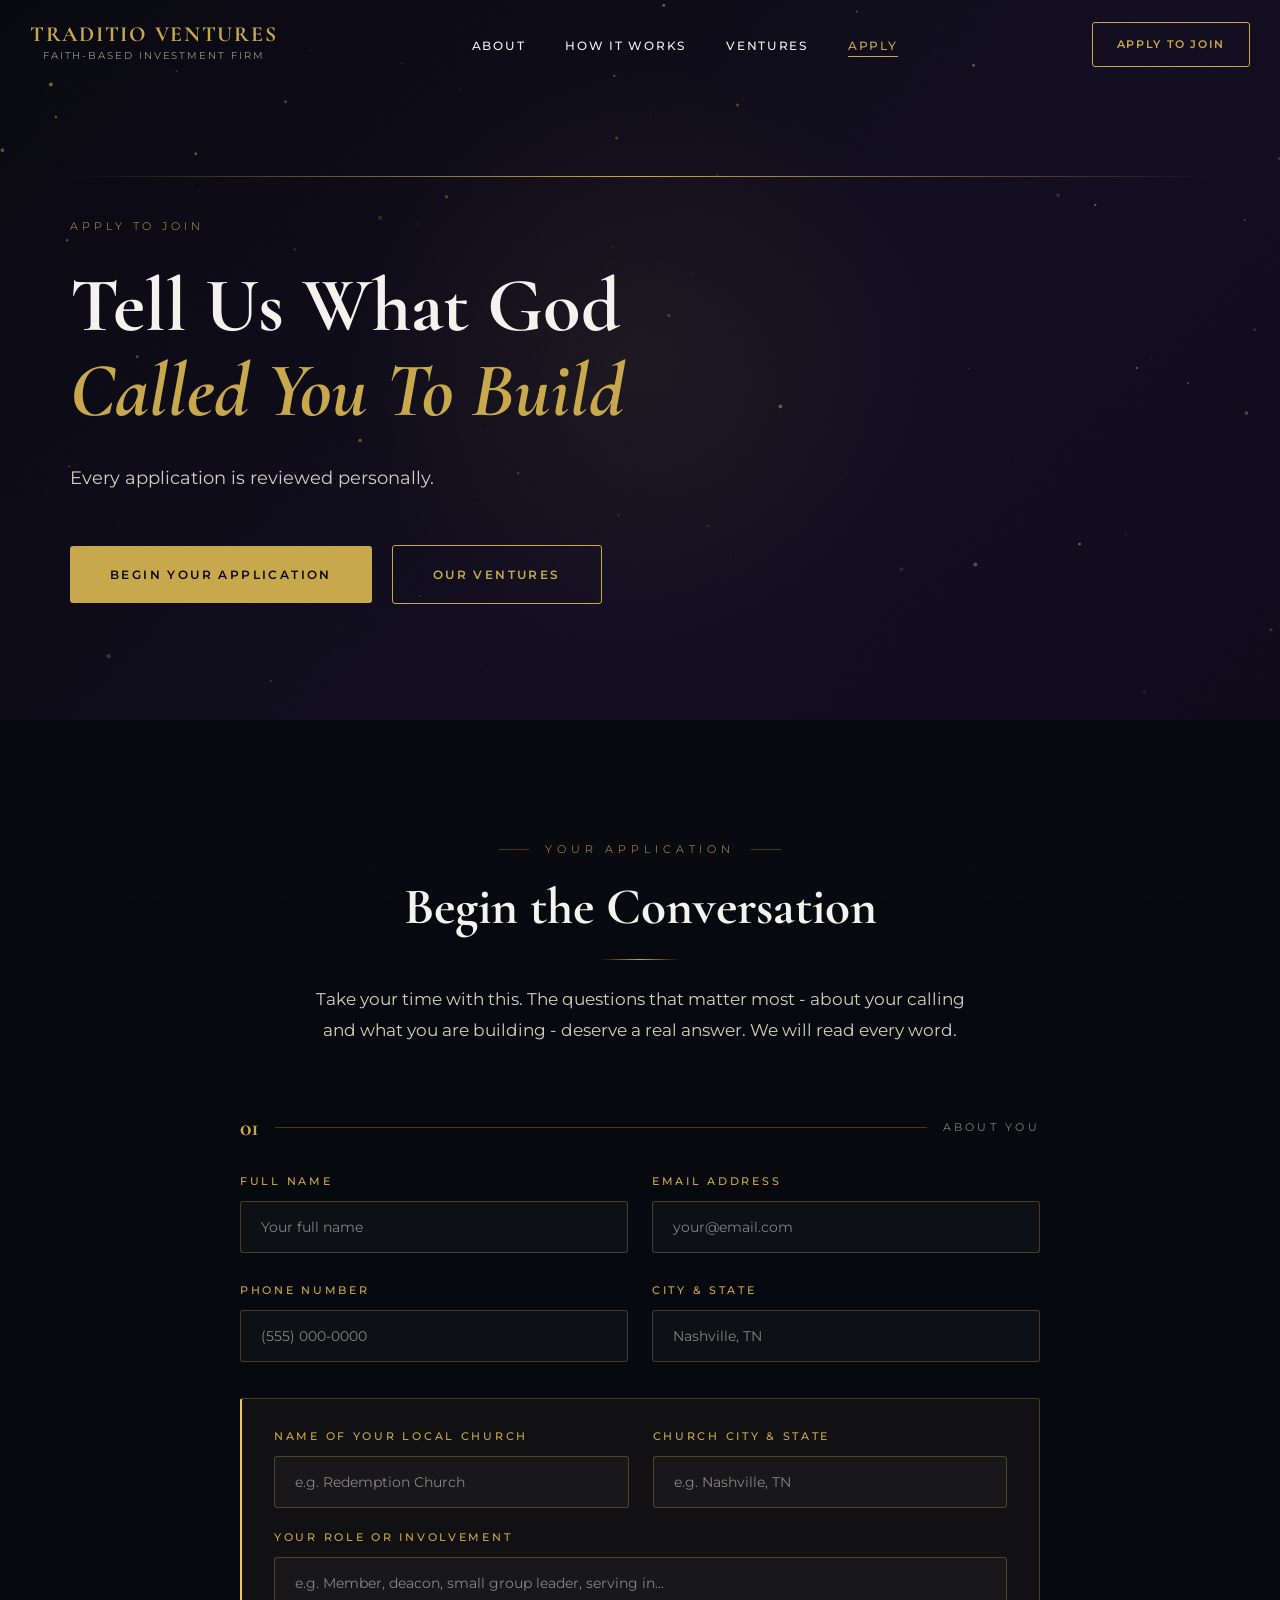
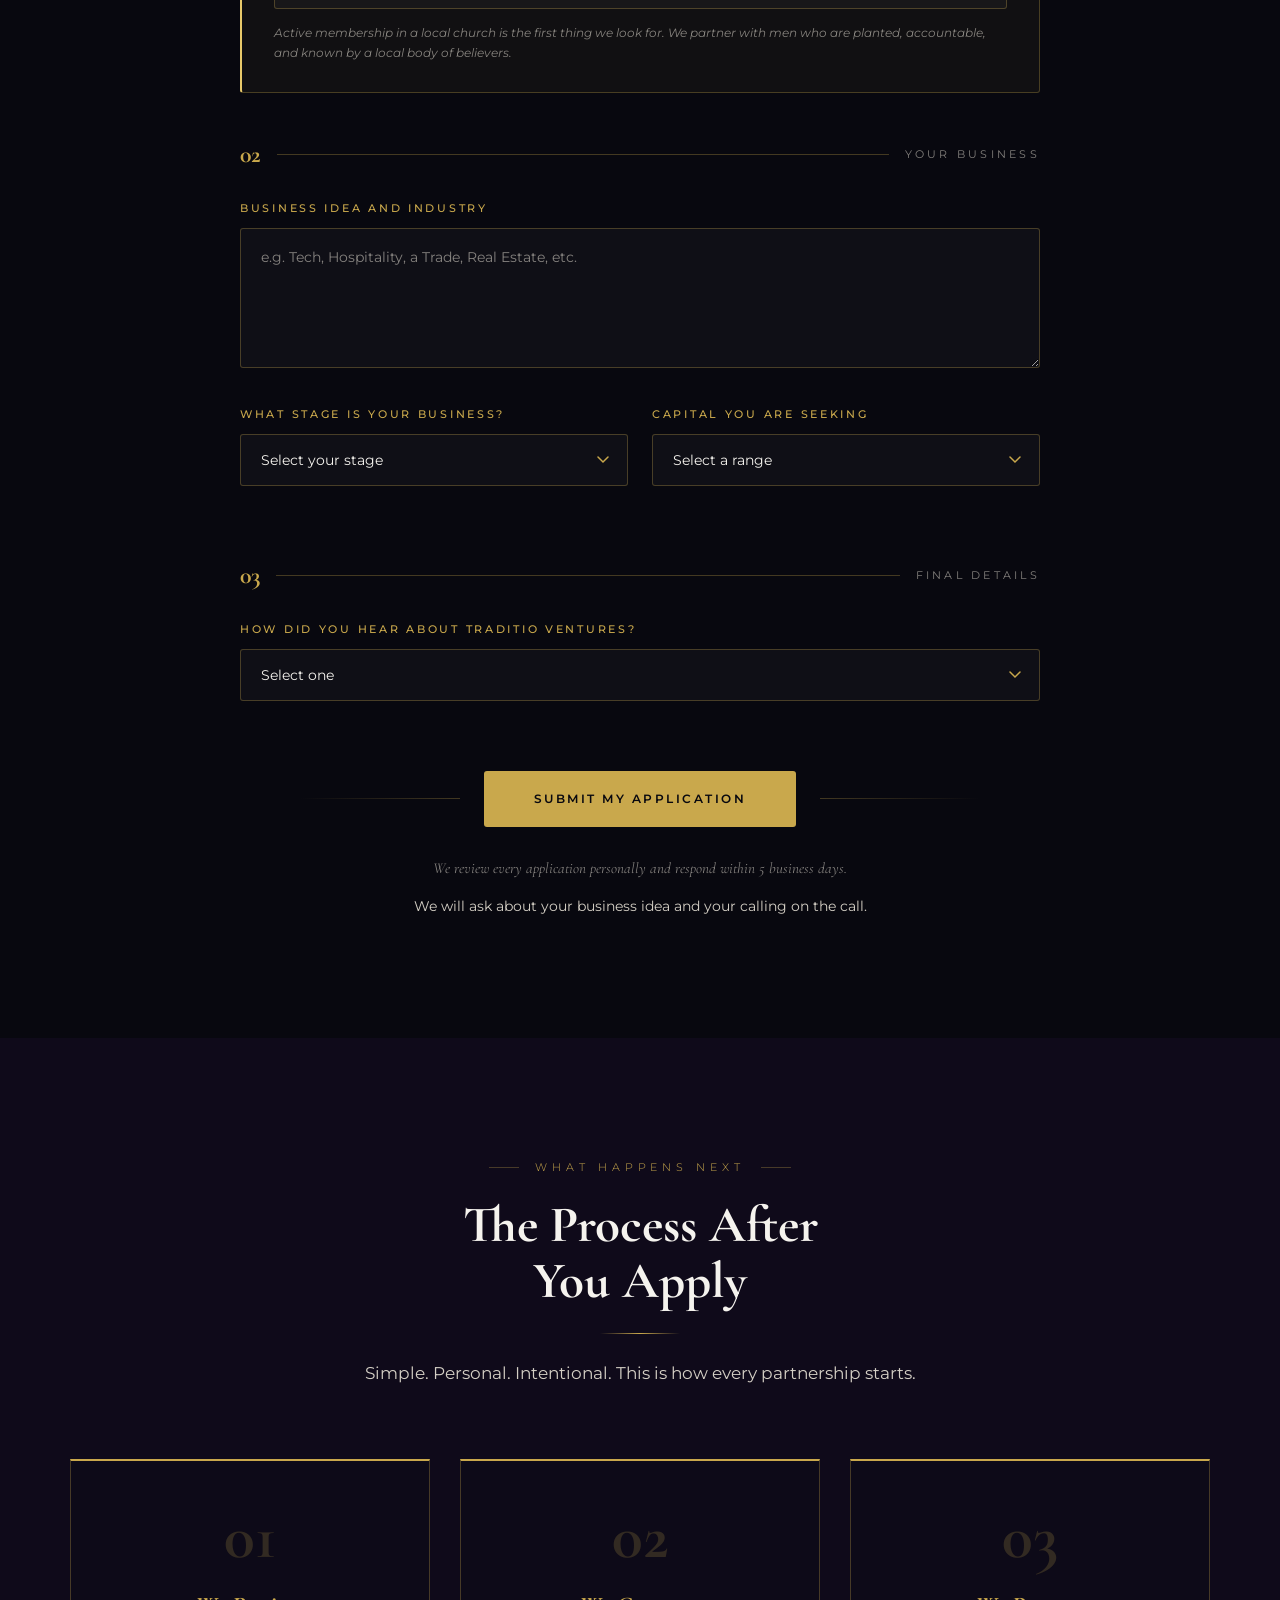
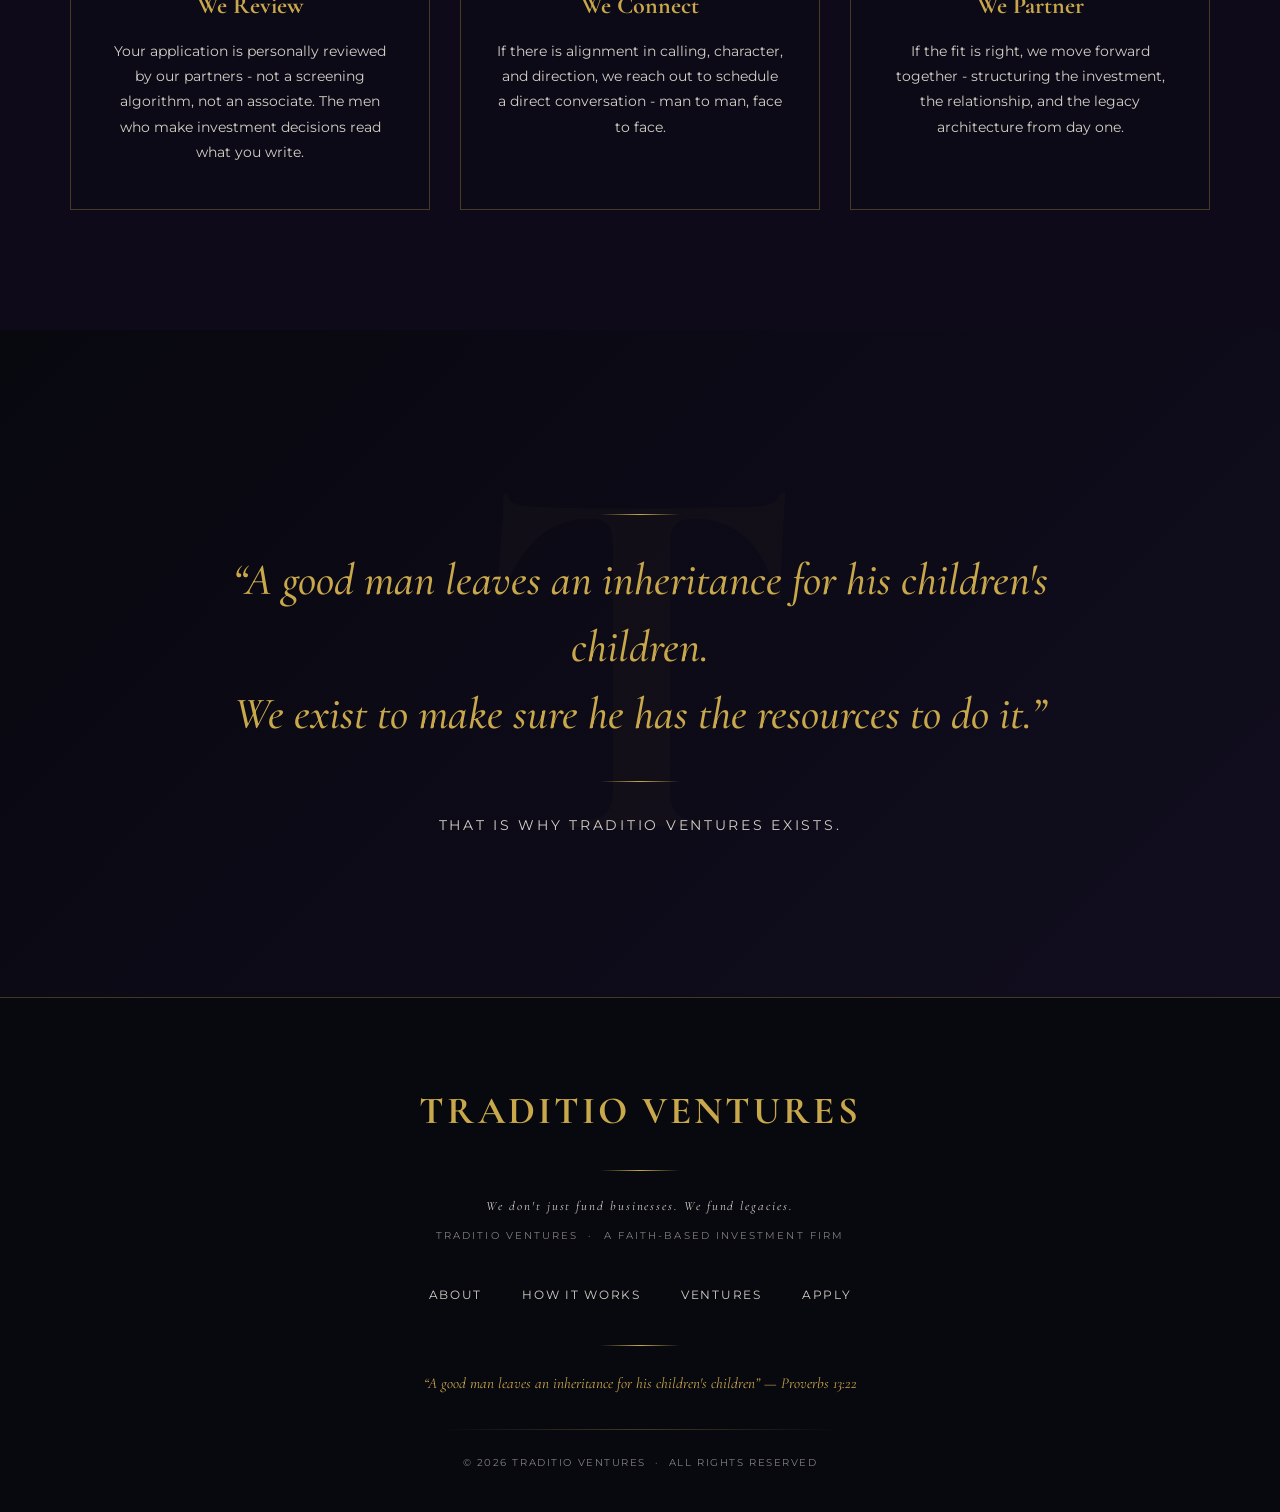
<file: apply.html>
﻿<!DOCTYPE html>
<html lang="en">
<head>
  <meta charset="UTF-8" />
  <meta name="viewport" content="width=device-width, initial-scale=1.0" />
  <meta name="description" content="Apply to Join - Traditio Ventures. Tell us what God called you to build. Every application is reviewed personally. Every man receives a response." />
  <title>Apply - Traditio Ventures</title>
  <link rel="preconnect" href="https://fonts.googleapis.com" />
  <link rel="preconnect" href="https://fonts.gstatic.com" crossorigin />
  <link rel="stylesheet" href="styles.css" />
</head>
<body>

  <div class="page-loader" aria-hidden="true">
    <div class="page-loader__inner">
      <span class="page-loader__text">Traditio Ventures</span>
      <span class="page-loader__line"></span>
      <span class="page-loader__sub">Apply</span>
    </div>
  </div>

  <nav class="nav" role="navigation" aria-label="Main navigation">
    <a href="index.html" class="nav__brand">
      <span class="nav__wordmark">TRADITIO VENTURES</span>
      <span class="nav__sub">Faith-Based Investment Firm</span>
    </a>
        <ul class="nav__links" role="list">
      <li><a href="about.html"        class="nav__link">About</a></li>
      <li><a href="how-it-works.html" class="nav__link">How It Works</a></li>
      <li><a href="ventures.html"     class="nav__link">Ventures</a></li>
      <li><a href="apply.html"        class="nav__link" aria-current="page">Apply</a></li>
    </ul>
    <div class="nav__cta-wrap">
      <a href="#apply-form" class="btn btn-secondary nav__cta">Apply to Join</a>
    </div>
    <button class="nav__hamburger" aria-label="Open menu" aria-expanded="false">
      <span></span><span></span><span></span>
    </button>
  </nav>

    <div class="nav__mobile" role="dialog" aria-label="Mobile navigation">
    <a href="about.html"        class="nav__mobile-link">About</a>
    <a href="how-it-works.html" class="nav__mobile-link">How It Works</a>
    <a href="ventures.html"     class="nav__mobile-link">Ventures</a>
    <a href="apply.html"        class="nav__mobile-link">Apply</a>
    <a href="#apply-form"       class="btn btn-primary nav__cta">Apply Now</a>
  </div>

  <main>

    <!-- HERO -->
    <section class="hero" style="min-height: 80vh;" aria-label="Apply Hero">
      <div class="hero__bg">
        <canvas class="hero__canvas" aria-hidden="true"></canvas>
        <div class="hero__glow" aria-hidden="true"></div>
      </div>
      <div class="hero__content" style="padding-bottom: 80px;">
        <div class="hero__line" aria-hidden="true"></div>
        <p class="t-label hero__label fade-up">Apply to Join</p>
        <h1 class="t-display hero__headline fade-up fade-up-delay-1">
          Tell Us What God<br>
          <em style="font-style:italic; color: var(--gold);">Called You To Build</em>
        </h1>
        <p class="hero__sub fade-up fade-up-delay-2">
          Every application is reviewed personally.
        </p>
        <div class="hero__ctas fade-up fade-up-delay-3">
          <a href="#apply-form"   class="btn btn-primary">Begin Your Application</a>
          <a href="ventures.html" class="btn btn-secondary">Our Ventures</a>
        </div>
      </div>
    </section>

    <!-- THE FORM -->
    <section class="section-pad bg-primary" id="apply-form" aria-label="Application Form">
      <div class="container">
        <div style="max-width: 800px; margin: 0 auto;">

          <div class="text-center fade-up" style="margin-bottom: 70px;">
            <p class="section-label center">Your Application</p>
            <h2 class="section-headline">Begin the Conversation</h2>
            <div class="gold-line"></div>
            <p class="section-sub center" style="margin-top: 16px;">
              Take your time with this. The questions that matter most - about your calling and what you are building - deserve a real answer. We will read every word.
            </p>
          </div>

          <form class="apply-form fade-up fade-up-delay-1" novalidate>

            <!-- 01 About You -->
            <div style="margin-bottom: 50px;">
              <div style="display:flex; align-items:center; gap:16px; margin-bottom:32px;">
                <span style="font-family:var(--font-display); font-size:1.5rem; color:var(--gold); font-weight:700; line-height:1;">01</span>
                <div style="flex:1; height:1px; background:var(--gold-border);"></div>
                <span style="font-size:0.68rem; letter-spacing:0.3em; text-transform:uppercase; color:var(--text-muted); white-space:nowrap;">About You</span>
              </div>

              <div class="form-grid-2">
                <div class="form-group">
                  <label class="form-label" for="full-name">Full Name</label>
                  <input class="form-input" type="text" id="full-name" name="full_name" placeholder="Your full name" required autocomplete="name" />
                </div>
                <div class="form-group">
                  <label class="form-label" for="email">Email Address</label>
                  <input class="form-input" type="email" id="email" name="email" placeholder="your@email.com" required autocomplete="email" />
                </div>
              </div>

              <div class="form-grid-2">
                <div class="form-group">
                  <label class="form-label" for="phone">Phone Number</label>
                  <input class="form-input" type="tel" id="phone" name="phone" placeholder="(555) 000-0000" autocomplete="tel" />
                </div>
                <div class="form-group">
                  <label class="form-label" for="location">City &amp; State</label>
                  <input class="form-input" type="text" id="location" name="location" placeholder="Nashville, TN" autocomplete="address-level2" />
                </div>
              </div>

              <!-- Church ÃƒÂ¢Ã¢â€šÂ¬Ã¢â‚¬Â First Criterion -->
              <div style="background:rgba(201,168,76,0.05); border:1px solid var(--gold-border); border-left:2px solid var(--gold-warm); border-radius:3px; padding:28px 32px; margin-top:8px;">
                <div class="form-grid-2">
                  <div class="form-group" style="margin-bottom:0;">
                    <label class="form-label" for="church-name">Name of Your Local Church</label>
                    <input class="form-input" type="text" id="church-name" name="church_name" placeholder="e.g. Redemption Church" required />
                  </div>
                  <div class="form-group" style="margin-bottom:0;">
                    <label class="form-label" for="church-location">Church City &amp; State</label>
                    <input class="form-input" type="text" id="church-location" name="church_location" placeholder="e.g. Nashville, TN" required />
                  </div>
                </div>
                <div class="form-group" style="margin-top:20px; margin-bottom:0;">
                  <label class="form-label" for="church-role">Your Role or Involvement</label>
                  <input class="form-input" type="text" id="church-role" name="church_role" placeholder="e.g. Member, deacon, small group leader, serving in..." />
                </div>
                <p style="font-size:0.75rem; color:var(--text-muted); margin-top:14px; line-height:1.7; font-style:italic;">
                  Active membership in a local church is the first thing we look for. We partner with men who are planted, accountable, and known by a local body of believers.
                </p>
              </div>
            </div>

            <!-- 02 Your Business -->
            <div style="margin-bottom: 50px;">
              <div style="display:flex; align-items:center; gap:16px; margin-bottom:32px;">
                <span style="font-family:var(--font-display); font-size:1.5rem; color:var(--gold); font-weight:700; line-height:1;">02</span>
                <div style="flex:1; height:1px; background:var(--gold-border);"></div>
                <span style="font-size:0.68rem; letter-spacing:0.3em; text-transform:uppercase; color:var(--text-muted); white-space:nowrap;">Your Business</span>
              </div>

              <div class="form-group">
                <label class="form-label" for="business-name">Business Idea and Industry</label>
                <textarea class="form-textarea" id="business-name" name="business_name" style="min-height:140px;" placeholder="e.g. Tech, Hospitality, a Trade, Real Estate, etc."></textarea>
              </div>

              <div class="form-grid-2">
                <div class="form-group">
                  <label class="form-label" for="stage">What Stage Is Your Business?</label>
                  <select class="form-select" id="stage" name="stage">
                    <option value="" disabled selected>Select your stage</option>
                    <option value="idea">Idea - Not yet launched</option>
                    <option value="early">Early Stage - Launched but pre-revenue</option>
                    <option value="revenue">Growing - Revenue generating</option>
                    <option value="established">Established - Profitable and scaling</option>
                  </select>
                </div>
                <div class="form-group">
                  <label class="form-label" for="capital">Capital You Are Seeking</label>
                  <select class="form-select" id="capital" name="capital">
                    <option value="" disabled selected>Select a range</option>
                    <option value="1k-10k">$1,000 - $10,000</option>
                    <option value="10k-25k">$10,000 - $25,000</option>
                    <option value="25k-50k">$25,000 - $50,000</option>
                    <option value="50k-100k">$50,000 - $100,000</option>
                    <option value="100k-plus">$100,000+</option>
                  </select>
                </div>
              </div>
            </div>

            <!-- 03 Final -->
            <div style="margin-bottom: 50px;">
              <div style="display:flex; align-items:center; gap:16px; margin-bottom:32px;">
                <span style="font-family:var(--font-display); font-size:1.5rem; color:var(--gold); font-weight:700; line-height:1;">03</span>
                <div style="flex:1; height:1px; background:var(--gold-border);"></div>
                <span style="font-size:0.68rem; letter-spacing:0.3em; text-transform:uppercase; color:var(--text-muted); white-space:nowrap;">Final Details</span>
              </div>

              <div class="form-group">
                <label class="form-label" for="referral">How did you hear about Traditio Ventures?</label>
                <select class="form-select" id="referral" name="referral">
                  <option value="" disabled selected>Select one</option>
                  <option value="referral">Referred by a man I know</option>
                  <option value="search">Found you through search</option>
                  <option value="social">Social media</option>
                  <option value="podcast">Podcast or interview</option>
                  <option value="event">Event or conference</option>
                  <option value="traditio">Through Traditio Ventures</option>
                  <option value="other">Other</option>
                </select>
              </div>
            </div>

            <!-- Submit -->
            <div style="text-align:center; padding-top:20px;">
              <div style="display:flex; align-items:center; justify-content:center; gap:24px; margin-bottom:28px;">
                <div style="flex:1; height:1px; background:linear-gradient(90deg, transparent, var(--gold-border)); max-width:160px;"></div>
                <button type="submit" class="btn btn-primary" style="font-size:0.78rem; padding:20px 50px; letter-spacing:0.2em;">
                  Submit My Application
                </button>
                <div style="flex:1; height:1px; background:linear-gradient(270deg, transparent, var(--gold-border)); max-width:160px;"></div>
              </div>
              <p style="font-family:var(--font-display); font-style:italic; font-size:0.95rem; color:var(--text-muted);">
                We review every application personally and respond within 5 business days.
              </p>
              <p style="font-size:0.86rem; color:var(--text-secondary); margin-top:12px; line-height:1.75;">
                We will ask about your business idea and your calling on the call.
              </p>
            </div>

          </form>
        </div>
      </div>
    </section>

    <!-- WHAT HAPPENS NEXT -->
    <section class="section-pad bg-tertiary" aria-label="What Happens Next">
      <div class="container">

        <div class="text-center fade-up" style="margin-bottom: 70px;">
          <p class="section-label center">What Happens Next</p>
          <h2 class="section-headline">The Process After<br>You Apply</h2>
          <div class="gold-line"></div>
          <p class="section-sub center" style="margin-top: 16px;">
            Simple. Personal. Intentional. This is how every partnership starts.
          </p>
        </div>

        <div class="steps-grid" data-stagger>

          <div class="step-card fade-up">
            <div class="step-card__number" aria-hidden="true">01</div>
            <h3 class="step-card__title">We Review</h3>
            <p class="step-card__body">
              Your application is personally reviewed by our partners - not a screening algorithm, not an associate. The men who make investment decisions read what you write.
            </p>
          </div>

          <div class="step-card fade-up fade-up-delay-1">
            <div class="step-card__number" aria-hidden="true">02</div>
            <h3 class="step-card__title">We Connect</h3>
            <p class="step-card__body">
              If there is alignment in calling, character, and direction, we reach out to schedule a direct conversation - man to man, face to face.
            </p>
          </div>

          <div class="step-card fade-up fade-up-delay-2">
            <div class="step-card__number" aria-hidden="true">03</div>
            <h3 class="step-card__title">We Partner</h3>
            <p class="step-card__body">
              If the fit is right, we move forward together - structuring the investment, the relationship, and the legacy architecture from day one.
            </p>
          </div>

        </div>
      </div>
    </section>

    <!-- CLOSING STATEMENT -->
    <section style="background:linear-gradient(135deg, var(--bg-primary) 0%, var(--bg-secondary) 100%); padding:160px 0; text-align:center; position:relative; overflow:hidden;" aria-label="Closing Statement">
      <div style="position:absolute; top:50%; left:50%; transform:translate(-50%,-50%); font-family:var(--font-display); font-weight:700; font-size:40vw; color:rgba(201,168,76,0.025); line-height:1; pointer-events:none; user-select:none;" aria-hidden="true">T</div>

      <div class="container" style="position:relative; z-index:1;">
        <div class="gold-line fade-up"></div>
        <blockquote style="font-family:var(--font-display); font-style:italic; font-size:clamp(1.5rem, 3.5vw, 2.8rem); font-weight:500; color:var(--gold); max-width:860px; margin:32px auto; line-height:1.5;" class="fade-in">
          &ldquo;A good man leaves an inheritance for his children's children.<br>
          We exist to make sure he has the resources to do it.&rdquo;
        </blockquote>
        <div class="gold-line fade-up"></div>
        <p style="font-family:var(--font-body); font-size:0.85rem; letter-spacing:0.2em; color:var(--text-secondary); margin-top:32px; text-transform:uppercase;" class="fade-up fade-up-delay-1">
          That is why Traditio Ventures exists.
        </p>
      </div>
    </section>

  </main>

  <footer class="footer" role="contentinfo">
    <div class="container">
      <div class="footer__wordmark">TRADITIO VENTURES</div>
      <div class="gold-line"></div>
      <p class="footer__tagline">We don't just fund businesses. We fund legacies.</p>
      <p class="footer__parent">Traditio Ventures &nbsp;&middot;&nbsp; A Faith-Based Investment Firm</p>
            <nav class="footer__nav" aria-label="Footer navigation">
        <a href="about.html"        class="footer__nav-link">About</a>
        <a href="how-it-works.html" class="footer__nav-link">How It Works</a>
        <a href="ventures.html"     class="footer__nav-link">Ventures</a>
        <a href="apply.html"        class="footer__nav-link">Apply</a>
      </nav>
      <div class="gold-line"></div>
      <p class="footer__scripture">&ldquo;A good man leaves an inheritance for his children's children&rdquo; &mdash; Proverbs 13:22</p>
      <div class="gold-line-full" style="max-width:400px; margin:24px auto;"></div>
      <p class="footer__copy">&copy; 2026 Traditio Ventures &nbsp;&middot;&nbsp; All Rights Reserved</p>
    </div>
  </footer>

  <script src="main.js"></script>
</body>
</html>
</file>
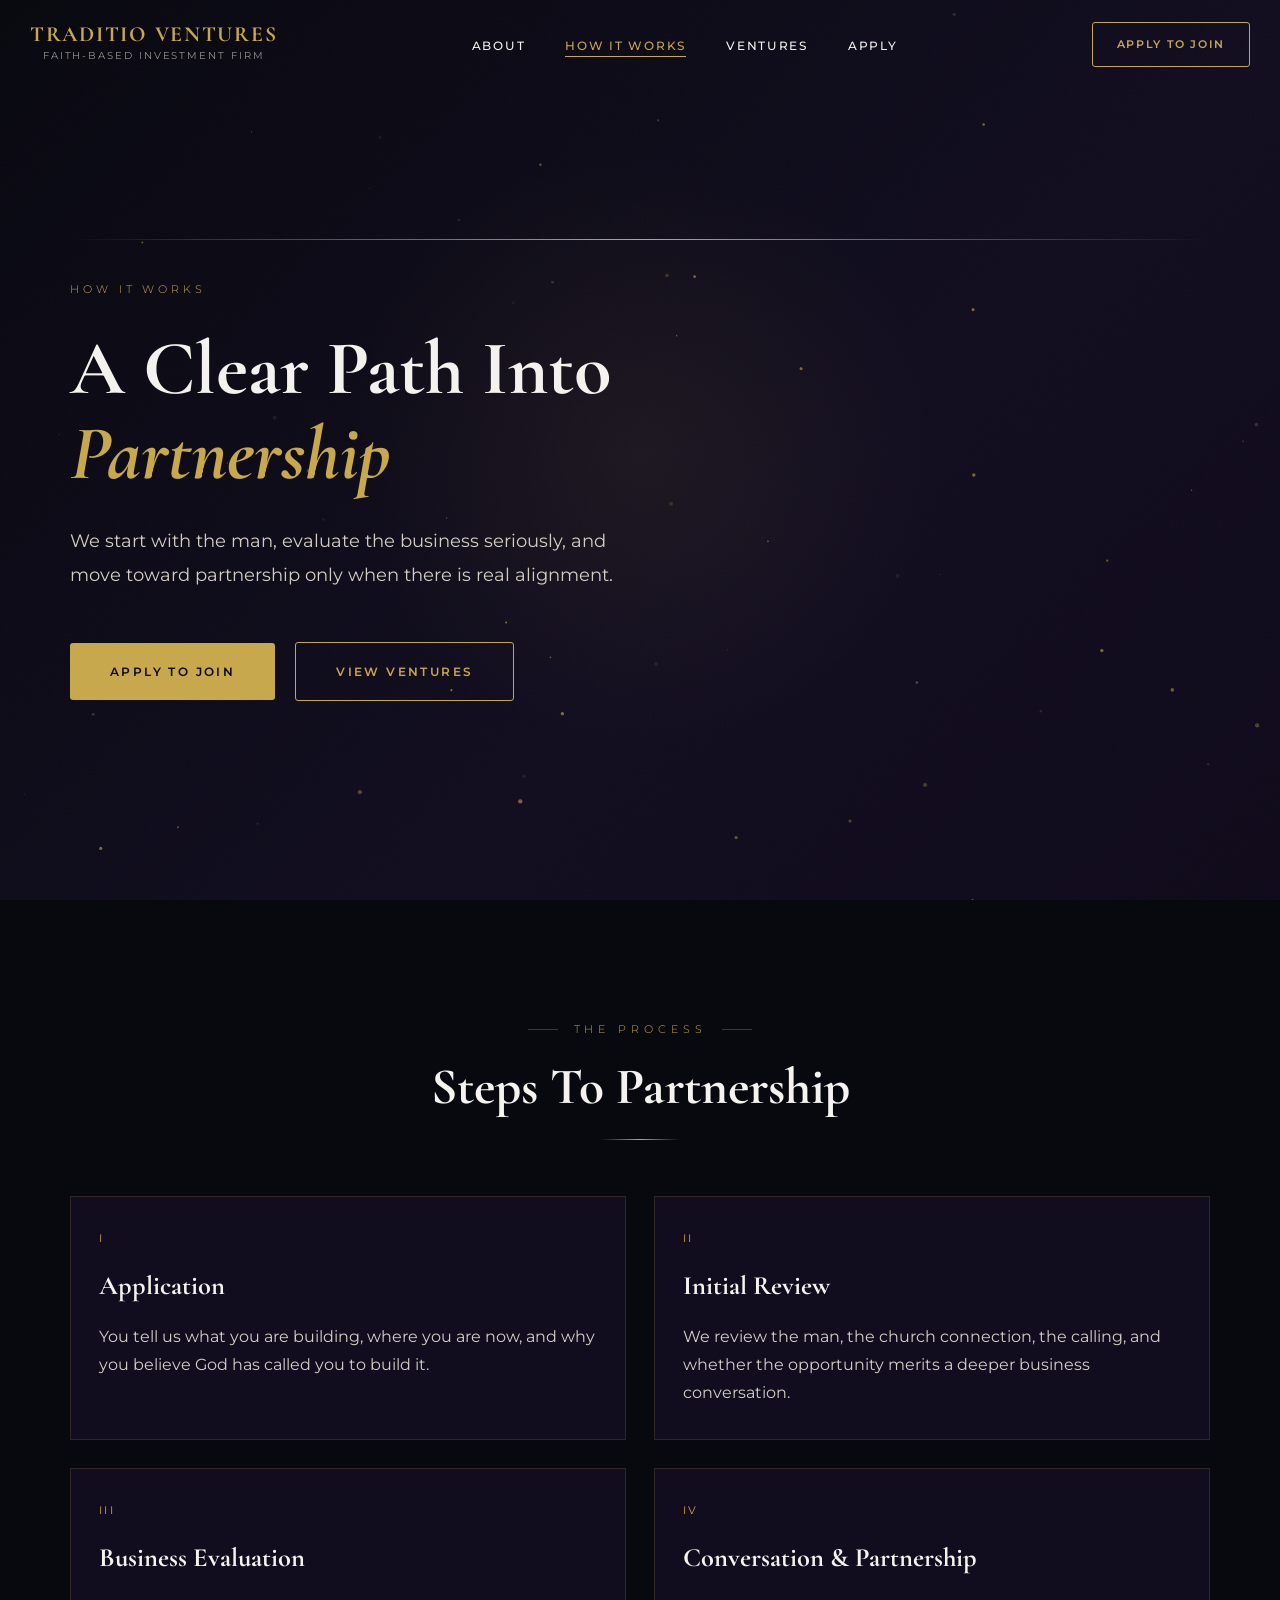
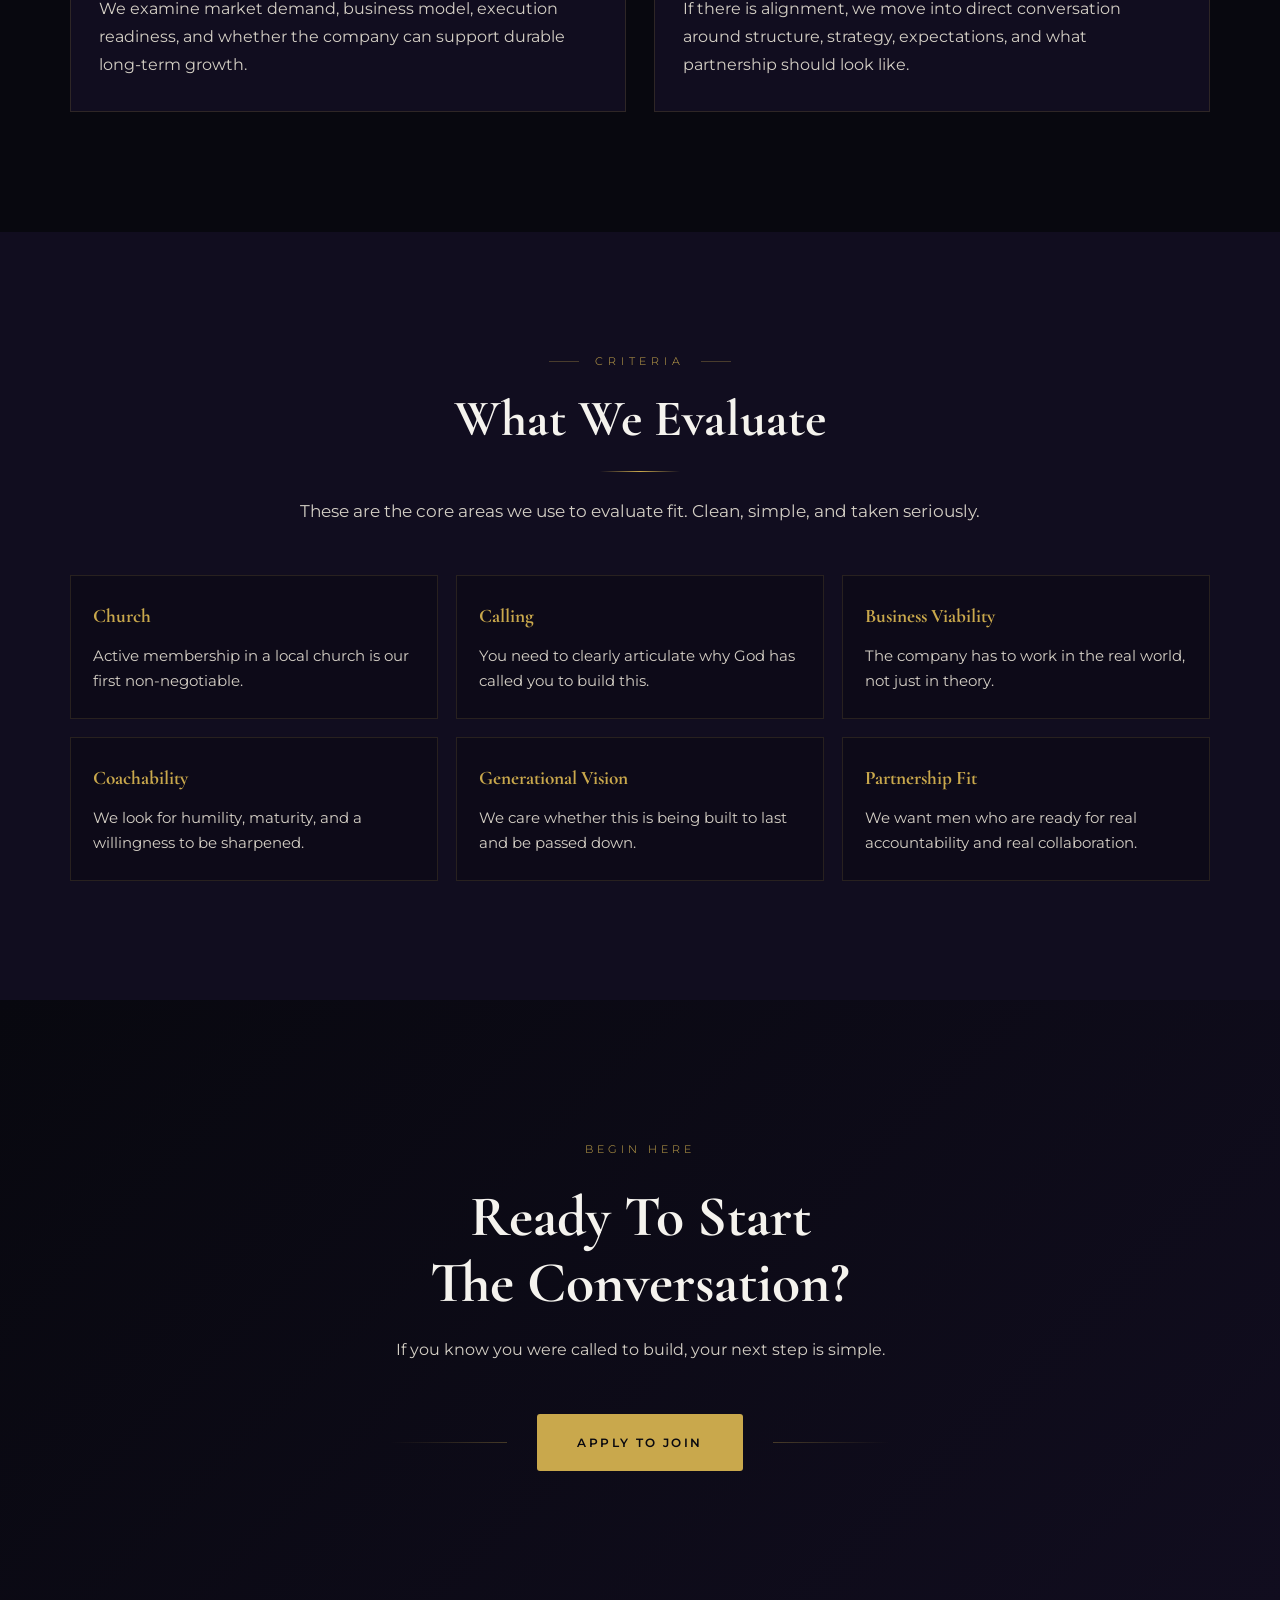
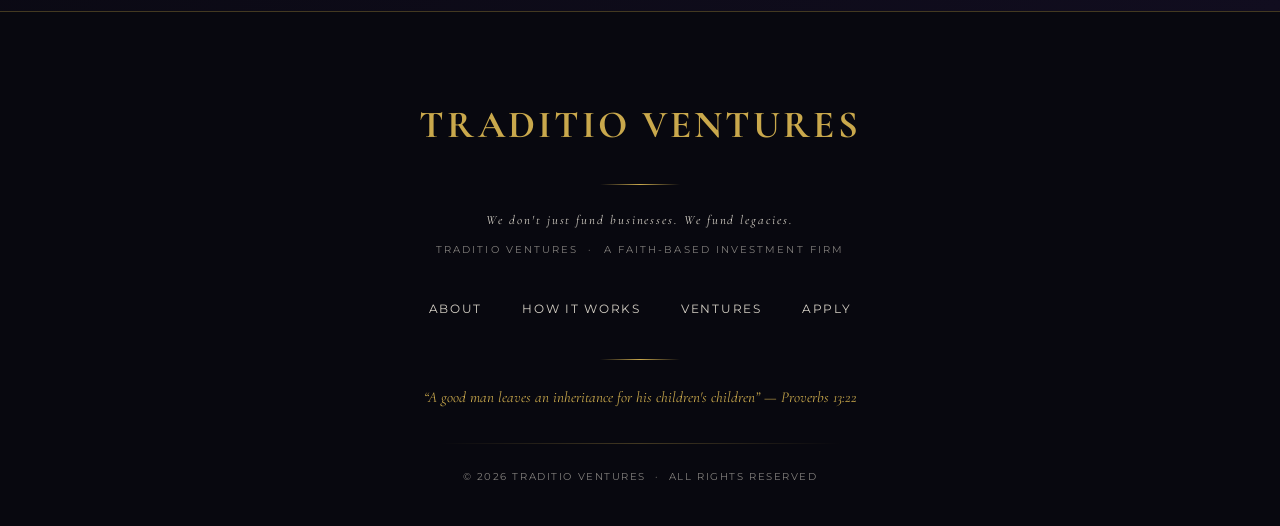
<file: how-it-works.html>
﻿<!DOCTYPE html>
<html lang="en">
<head>
  <meta charset="UTF-8" />
  <meta name="viewport" content="width=device-width, initial-scale=1.0" />
  <meta name="description" content="How Traditio Ventures works - from application through partnership, and the criteria we use to evaluate alignment." />
  <title>How It Works - Traditio Ventures</title>
  <link rel="preconnect" href="https://fonts.googleapis.com" />
  <link rel="preconnect" href="https://fonts.gstatic.com" crossorigin />
  <link rel="stylesheet" href="styles.css" />
</head>
<body>
  <div class="page-loader" aria-hidden="true"><div class="page-loader__inner"><span class="page-loader__text">Traditio Ventures</span><span class="page-loader__line"></span><span class="page-loader__sub">How It Works</span></div></div>
  <nav class="nav" role="navigation" aria-label="Main navigation">
    <a href="index.html" class="nav__brand"><span class="nav__wordmark">TRADITIO VENTURES</span><span class="nav__sub">Faith-Based Investment Firm</span></a>
    <ul class="nav__links" role="list">
      <li><a href="about.html" class="nav__link">About</a></li>
      <li><a href="how-it-works.html" class="nav__link" aria-current="page">How It Works</a></li>
      <li><a href="ventures.html" class="nav__link">Ventures</a></li>
      <li><a href="apply.html" class="nav__link">Apply</a></li>
    </ul>
    <div class="nav__cta-wrap"><a href="apply.html" class="btn btn-secondary nav__cta">Apply to Join</a></div>
    <button class="nav__hamburger" aria-label="Open menu" aria-expanded="false"><span></span><span></span><span></span></button>
  </nav>
  <div class="nav__mobile" role="dialog" aria-label="Mobile navigation">
    <a href="about.html" class="nav__mobile-link">About</a>
    <a href="how-it-works.html" class="nav__mobile-link">How It Works</a>
    <a href="ventures.html" class="nav__mobile-link">Ventures</a>
    <a href="apply.html" class="nav__mobile-link">Apply</a>
    <a href="apply.html" class="btn btn-primary nav__cta">Apply to Join</a>
  </div>

  <main>
    <section class="hero" aria-label="How It Works Hero">
      <div class="hero__bg">
        <canvas class="hero__canvas" aria-hidden="true"></canvas>
        <div class="hero__glow" aria-hidden="true"></div>
      </div>
      <div class="hero__content">
        <div class="hero__line" aria-hidden="true"></div>
        <p class="t-label hero__label fade-up">How It Works</p>
        <h1 class="t-display hero__headline fade-up fade-up-delay-1">A Clear Path Into<br><em style="font-style:italic; color: var(--gold);">Partnership</em></h1>
        <p class="hero__sub fade-up fade-up-delay-2">We start with the man, evaluate the business seriously, and move toward partnership only when there is real alignment.</p>
        <div class="hero__ctas fade-up fade-up-delay-3"><a href="apply.html" class="btn btn-primary">Apply to Join</a><a href="ventures.html" class="btn btn-secondary">View Ventures</a></div>
      </div>
    </section>

    <section class="section-pad bg-primary" aria-label="Process Steps">
      <div class="container">
        <div class="text-center fade-up" style="margin-bottom: 56px;">
          <p class="section-label center">The Process</p>
          <h2 class="section-headline">Steps To Partnership</h2>
          <div class="gold-line"></div>
        </div>
        <div class="how-grid" data-stagger>
          <div class="how-card fade-up"><span class="how-card__num">I</span><h3>Application</h3><p>You tell us what you are building, where you are now, and why you believe God has called you to build it.</p></div>
          <div class="how-card fade-up fade-up-delay-1"><span class="how-card__num">II</span><h3>Initial Review</h3><p>We review the man, the church connection, the calling, and whether the opportunity merits a deeper business conversation.</p></div>
          <div class="how-card fade-up fade-up-delay-2"><span class="how-card__num">III</span><h3>Business Evaluation</h3><p>We examine market demand, business model, execution readiness, and whether the company can support durable long-term growth.</p></div>
          <div class="how-card fade-up fade-up-delay-3"><span class="how-card__num">IV</span><h3>Conversation & Partnership</h3><p>If there is alignment, we move into direct conversation around structure, strategy, expectations, and what partnership should look like.</p></div>
        </div>
      </div>
    </section>

    <section class="section-pad bg-secondary" aria-label="Criteria">
      <div class="container">
        <div class="text-center fade-up" style="margin-bottom: 48px;">
          <p class="section-label center">Criteria</p>
          <h2 class="section-headline">What We Evaluate</h2>
          <div class="gold-line"></div>
          <p class="section-sub center" style="margin-top: 16px;">These are the core areas we use to evaluate fit. Clean, simple, and taken seriously.</p>
        </div>
        <div class="criteria-compact" data-stagger>
          <div class="criteria-compact__card fade-up"><h3>Church</h3><p>Active membership in a local church is our first non-negotiable.</p></div>
          <div class="criteria-compact__card fade-up fade-up-delay-1"><h3>Calling</h3><p>You need to clearly articulate why God has called you to build this.</p></div>
          <div class="criteria-compact__card fade-up fade-up-delay-2"><h3>Business Viability</h3><p>The company has to work in the real world, not just in theory.</p></div>
          <div class="criteria-compact__card fade-up fade-up-delay-3"><h3>Coachability</h3><p>We look for humility, maturity, and a willingness to be sharpened.</p></div>
          <div class="criteria-compact__card fade-up fade-up-delay-4"><h3>Generational Vision</h3><p>We care whether this is being built to last and be passed down.</p></div>
          <div class="criteria-compact__card fade-up fade-up-delay-4"><h3>Partnership Fit</h3><p>We want men who are ready for real accountability and real collaboration.</p></div>
        </div>
      </div>
    </section>

    <section class="cta-section" aria-label="Apply CTA">
      <div class="container">
        <p class="t-label text-center fade-up" style="margin-bottom: 24px;">Begin Here</p>
        <h2 class="cta-section__headline fade-up fade-up-delay-1">Ready To Start<br>The Conversation?</h2>
        <p class="cta-section__sub fade-up fade-up-delay-2">If you know you were called to build, your next step is simple.</p>
        <div class="cta-section__deco fade-up fade-up-delay-3"><div class="cta-section__deco-line"></div><a href="apply.html" class="btn btn-primary">Apply to Join</a><div class="cta-section__deco-line"></div></div>
      </div>
    </section>
  </main>

  <footer class="footer" role="contentinfo"><div class="container"><div class="footer__wordmark">TRADITIO VENTURES</div><div class="gold-line"></div><p class="footer__tagline">We don't just fund businesses. We fund legacies.</p><p class="footer__parent">Traditio Ventures &nbsp;&middot;&nbsp; A Faith-Based Investment Firm</p><nav class="footer__nav" aria-label="Footer navigation"><a href="about.html" class="footer__nav-link">About</a><a href="how-it-works.html" class="footer__nav-link">How It Works</a><a href="ventures.html" class="footer__nav-link">Ventures</a><a href="apply.html" class="footer__nav-link">Apply</a></nav><div class="gold-line"></div><p class="footer__scripture">&ldquo;A good man leaves an inheritance for his children's children&rdquo; &mdash; Proverbs 13:22</p><div class="gold-line-full" style="max-width: 400px; margin: 24px auto;"></div><p class="footer__copy">&copy; 2026 Traditio Ventures &nbsp;&middot;&nbsp; All Rights Reserved</p></div></footer>

  <style>
    .how-grid { display:grid; grid-template-columns:repeat(2,minmax(0,1fr)); gap:28px; }
    .how-card {
      border:1px solid rgba(201,168,76,0.16);
      background:var(--bg-secondary);
      padding:32px 28px;
      transform: translateZ(0);
      will-change: transform;
      transition: transform 0.18s ease-out, border-color 0.18s ease-out, box-shadow 0.18s ease-out;
    }
    .how-card:hover {
      transform: translate3d(0,-4px,0);
      border-color: rgba(201,168,76,0.34);
      box-shadow: 0 0 18px rgba(201,168,76,0.1), 0 12px 24px rgba(0,0,0,0.2);
    }
    .how-card__num { display:block; margin-bottom:14px; font-family:var(--font-body); font-size:0.7rem; letter-spacing:0.22em; color:var(--gold); }
    .how-card h3 { margin-bottom:14px; font-family:var(--font-display); font-size:1.65rem; color:var(--text-primary); }
    .how-card p { margin:0; color:var(--text-secondary); line-height:1.75; }
    .criteria-compact { display:grid; grid-template-columns:repeat(3,minmax(0,1fr)); gap:18px; }
    .criteria-compact__card {
      border:1px solid rgba(201,168,76,0.14);
      background:var(--bg-card);
      padding:24px 22px;
      transform: translateZ(0);
      will-change: transform;
      transition: transform 0.18s ease-out, border-color 0.18s ease-out, box-shadow 0.18s ease-out;
    }
    .criteria-compact__card:hover {
      transform: translate3d(0,-4px,0);
      border-color: rgba(201,168,76,0.3);
      box-shadow: 0 0 16px rgba(201,168,76,0.1), 0 10px 22px rgba(0,0,0,0.18);
    }
    .criteria-compact__card h3 { margin:0 0 10px; font-family:var(--font-display); font-size:1.2rem; color:var(--gold); }
    .criteria-compact__card p { margin:0; color:var(--text-secondary); line-height:1.7; font-size:0.92rem; }
    @media (max-width: 900px) { .how-grid, .criteria-compact { grid-template-columns:1fr; } }
  </style>
  <script src="main.js"></script>
</body>
</html>
</file>
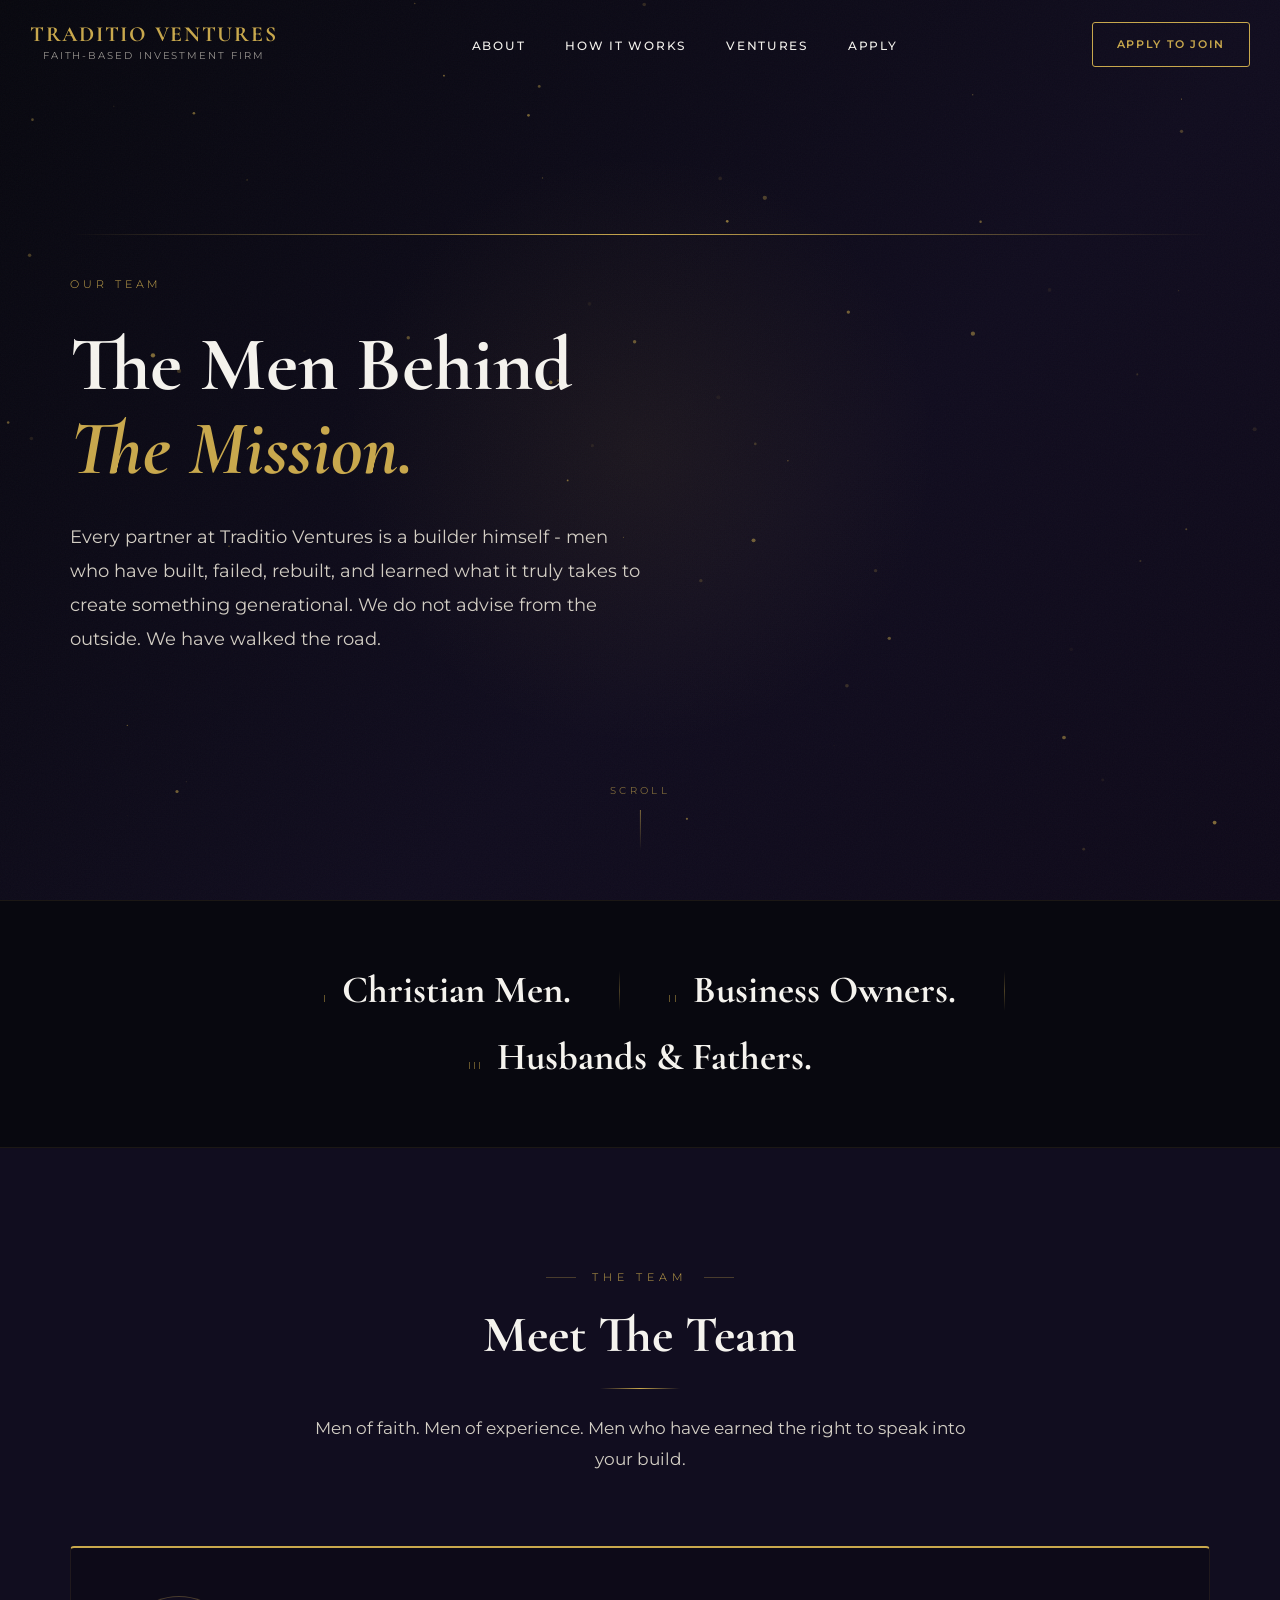
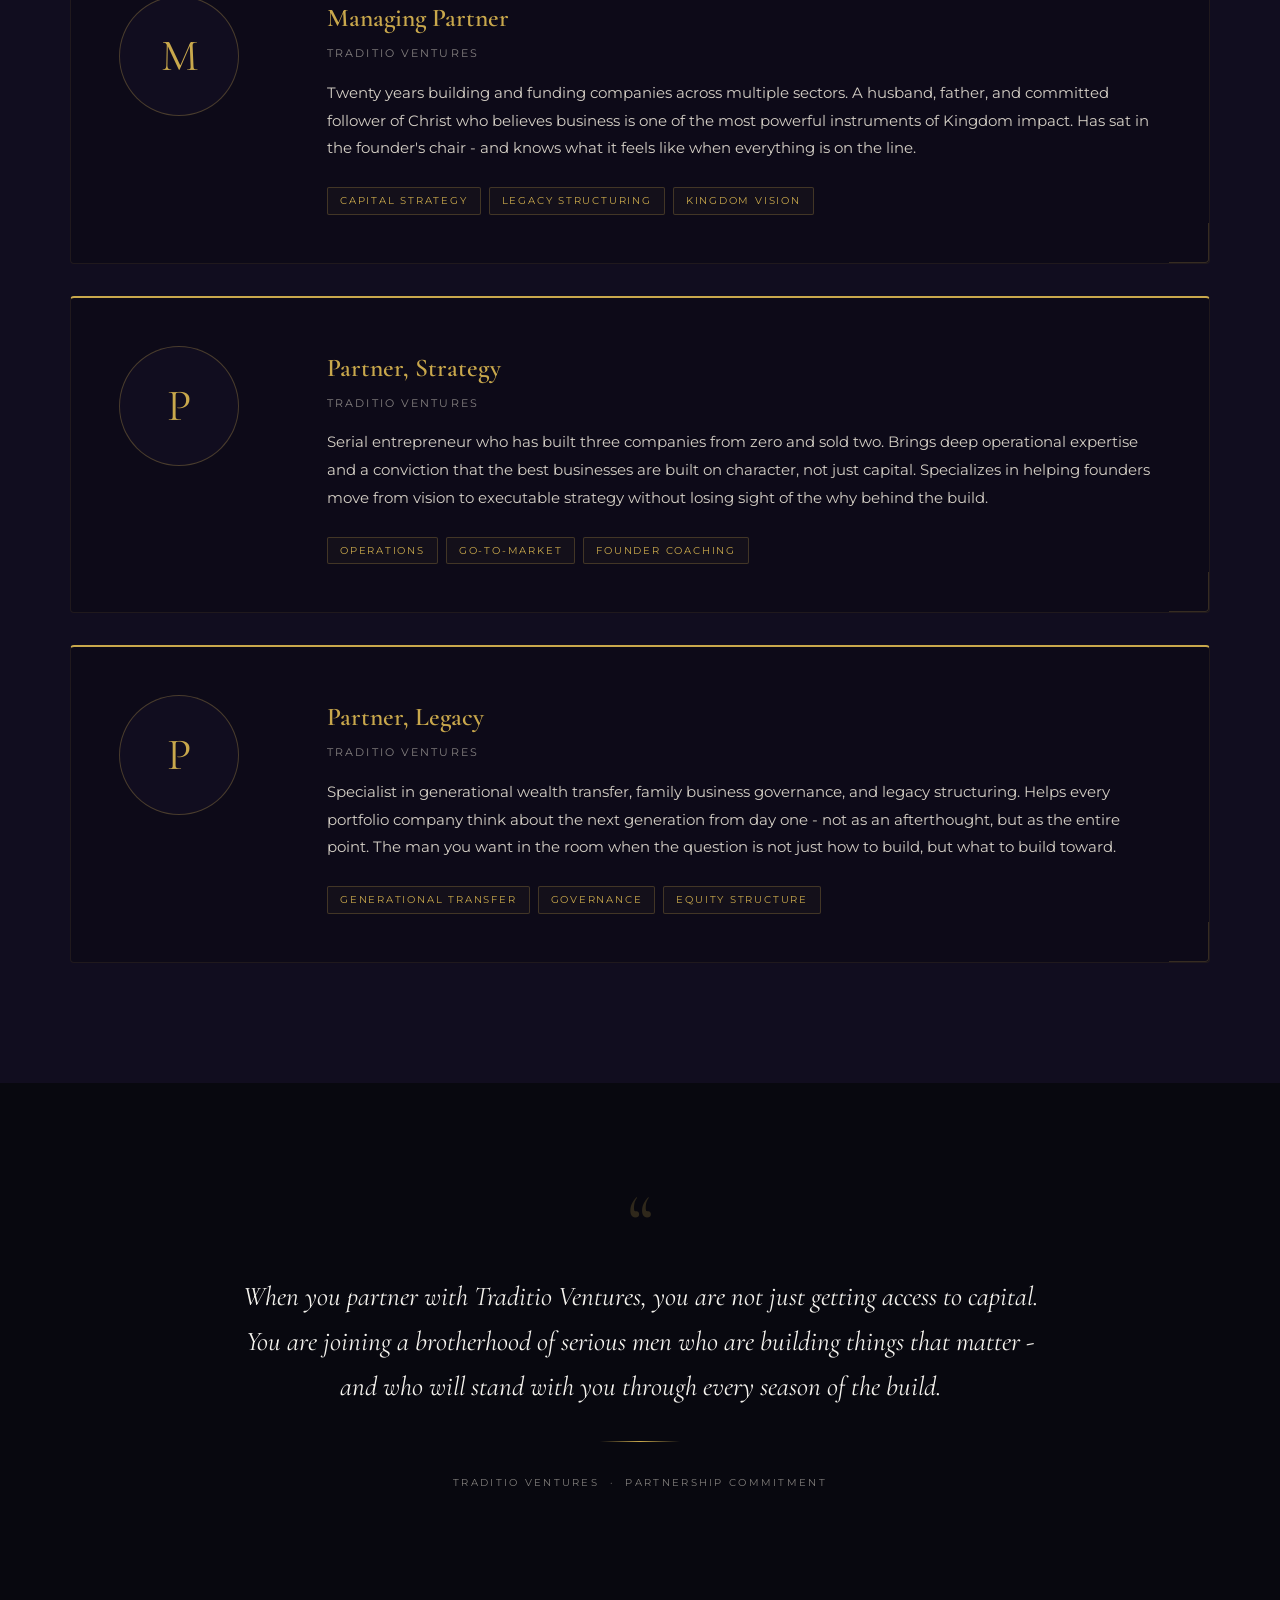
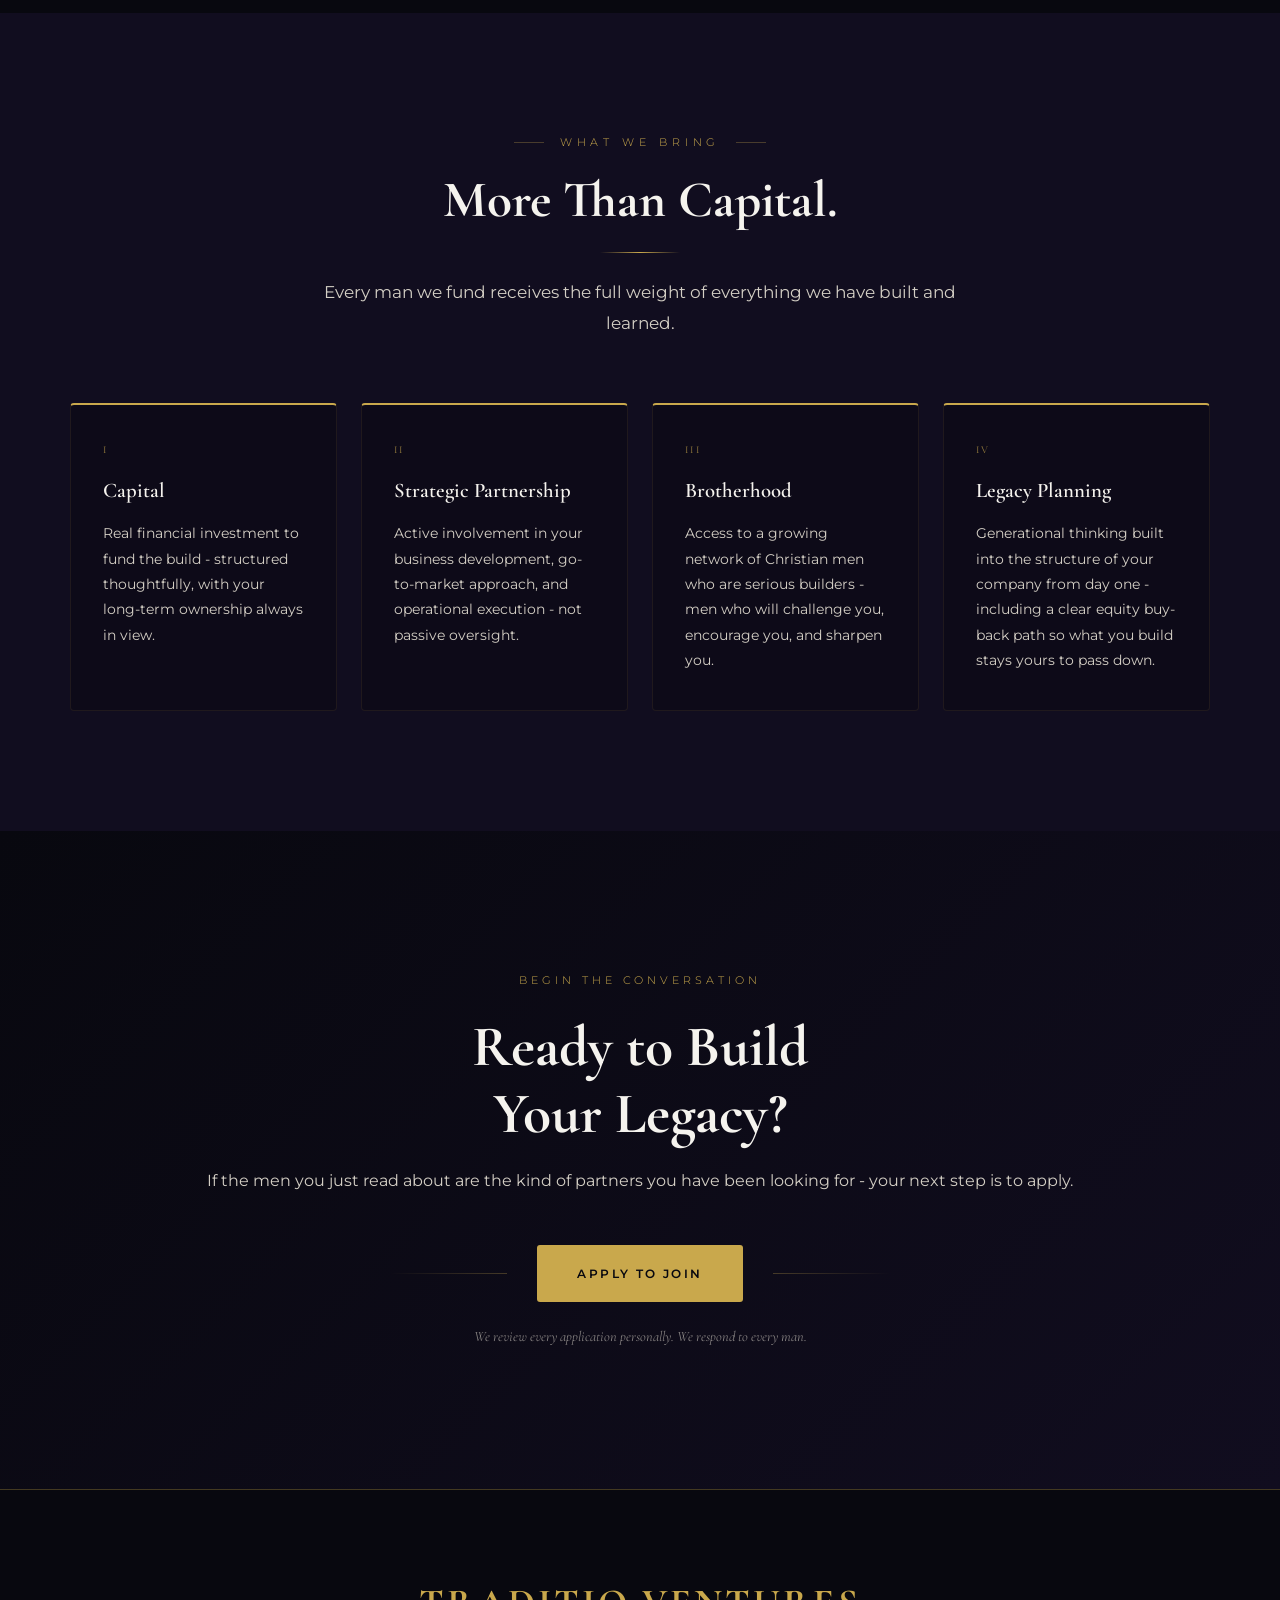
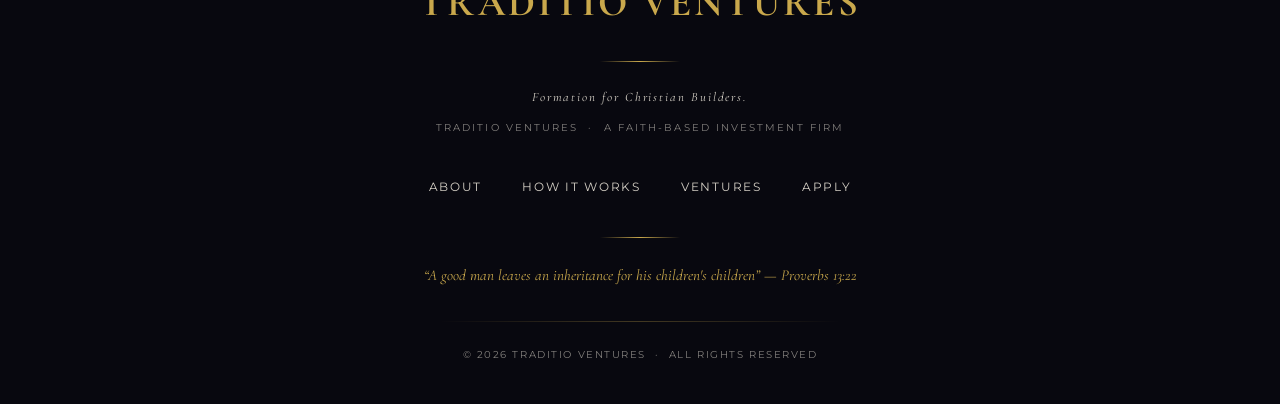
<file: partners.html>
﻿<!DOCTYPE html>
<html lang="en">
<head>
  <meta charset="UTF-8" />
  <meta name="viewport" content="width=device-width, initial-scale=1.0" />
  <meta name="description" content="Our Team - The men behind Traditio Ventures. Christian builders who have built, failed, rebuilt, and learned what it takes to create something generational." />
  <title>Our Team - Traditio Ventures</title>
  <link rel="preconnect" href="https://fonts.googleapis.com" />
  <link rel="preconnect" href="https://fonts.gstatic.com" crossorigin />
  <link rel="stylesheet" href="styles.css" />
</head>
<body>

  <!-- PAGE LOADER -->
  <div class="page-loader" aria-hidden="true">
    <div class="page-loader__inner">
      <span class="page-loader__text">Traditio Ventures</span>
      <span class="page-loader__line"></span>
      <span class="page-loader__sub">Our Team</span>
    </div>
  </div>

  <!-- NAVIGATION -->
  <nav class="nav" role="navigation" aria-label="Main navigation">
    <a href="index.html" class="nav__brand">
      <span class="nav__wordmark">TRADITIO VENTURES</span>
      <span class="nav__sub">Faith-Based Investment Firm</span>
    </a>
        <ul class="nav__links" role="list">
      <li><a href="about.html"        class="nav__link">About</a></li>
      <li><a href="how-it-works.html" class="nav__link">How It Works</a></li>
      <li><a href="ventures.html"     class="nav__link">Ventures</a></li>
      <li><a href="apply.html"        class="nav__link">Apply</a></li>
    </ul>
    <div class="nav__cta-wrap">
      <a href="apply.html" class="btn btn-secondary nav__cta">Apply to Join</a>
    </div>
    <button class="nav__hamburger" aria-label="Open menu" aria-expanded="false">
      <span></span><span></span><span></span>
    </button>
  </nav>

  <!-- Mobile Menu -->
    <div class="nav__mobile" role="dialog" aria-label="Mobile navigation">
    <a href="about.html"        class="nav__mobile-link">About</a>
    <a href="how-it-works.html" class="nav__mobile-link">How It Works</a>
    <a href="ventures.html"     class="nav__mobile-link">Ventures</a>
    <a href="apply.html"        class="nav__mobile-link">Apply</a>
    <a href="apply.html"        class="btn btn-primary nav__cta">Apply to Join</a>
  </div>

  <main>

    <!-- ============================================================
         HERO
         ============================================================ -->
    <section class="hero" aria-label="Partners Hero">
      <div class="hero__bg">
        <canvas class="hero__canvas" aria-hidden="true"></canvas>
        <div class="hero__glow" aria-hidden="true"></div>
      </div>
      <div class="hero__content">
        <div class="hero__line" aria-hidden="true"></div>
        <p class="t-label hero__label fade-up">Our Team</p>
        <h1 class="t-display hero__headline fade-up fade-up-delay-1">
          The Men Behind<br>
          <em style="font-style:italic; color: var(--gold);">The Mission.</em>
        </h1>
        <p class="hero__sub fade-up fade-up-delay-2">
          Every partner at Traditio Ventures is a builder himself - men who have built, failed, rebuilt, and learned what it truly takes to create something generational. We do not advise from the outside. We have walked the road.
        </p>
      </div>
      <div class="hero__scroll" aria-hidden="true">
        <span class="hero__scroll-text">Scroll</span>
        <div class="hero__scroll-line"></div>
      </div>
    </section>

    <!-- ============================================================
         WHO WE ARE
         ============================================================ -->
    <section class="wwa-section" aria-label="Who We Are">
      <div class="container">
        <div class="wwa-row">

          <div class="wwa-pill fade-up">
            <span class="wwa-pill__num" aria-hidden="true">I</span>
            <span class="wwa-pill__title">Christian Men.</span>
          </div>

          <div class="wwa-sep" aria-hidden="true"></div>

          <div class="wwa-pill fade-up fade-up-delay-1">
            <span class="wwa-pill__num" aria-hidden="true">II</span>
            <span class="wwa-pill__title">Business Owners.</span>
          </div>

          <div class="wwa-sep" aria-hidden="true"></div>

          <div class="wwa-pill fade-up fade-up-delay-2">
            <span class="wwa-pill__num" aria-hidden="true">III</span>
            <span class="wwa-pill__title">Husbands &amp; Fathers.</span>
          </div>

        </div>
      </div>
    </section>

    <style>
      .wwa-section {
        padding: 56px 0;
        background: var(--bg-primary);
        border-top: 1px solid rgba(201,168,76,0.1);
        border-bottom: 1px solid rgba(201,168,76,0.1);
      }
      .wwa-row {
        display: flex;
        align-items: center;
        justify-content: center;
        gap: 0;
        flex-wrap: wrap;
      }
      .wwa-pill {
        display: flex;
        align-items: baseline;
        gap: 14px;
        padding: 0 48px;
        cursor: default;
      }
      .wwa-pill__num {
        font-family: var(--font-body);
        font-size: 0.6rem;
        letter-spacing: 0.24em;
        color: var(--gold);
        opacity: 0.65;
      }
      .wwa-pill__title {
        font-family: var(--font-display);
        font-size: clamp(1.6rem, 3vw, 2.4rem);
        font-weight: 700;
        color: var(--text-primary);
        transition: color 0.25s ease;
      }
      .wwa-pill:hover .wwa-pill__title {
        color: var(--gold);
      }
      .wwa-sep {
        width: 1px;
        height: 40px;
        background: linear-gradient(to bottom, transparent, rgba(201,168,76,0.35), transparent);
        flex-shrink: 0;
      }
      @media (max-width: 768px) {
        .wwa-row { flex-direction: column; gap: 0; }
        .wwa-pill { padding: 20px 0; }
        .wwa-sep { width: 60px; height: 1px; background: linear-gradient(to right, transparent, rgba(201,168,76,0.35), transparent); }
      }
    </style>

    <!-- ============================================================
         PARTNER CARDS
         ============================================================ -->
    <section class="section-pad bg-secondary" aria-label="Meet The Team">
      <div class="container">

        <div class="text-center fade-up" style="margin-bottom: 72px;">
          <p class="section-label center">The Team</p>
          <h2 class="section-headline">Meet The Team</h2>
          <div class="gold-line"></div>
          <p class="section-sub center" style="margin-top:16px;">
            Men of faith. Men of experience. Men who have earned the right to speak into your build.
          </p>
        </div>

        <div class="partner-cards">

          <div class="partner-card fade-up">
            <div class="partner-card__photo" aria-hidden="true">M</div>
            <div class="partner-card__body">
              <div class="partner-card__meta">
                <h3 class="partner-card__name">Managing Partner</h3>
                <p class="partner-card__title">Traditio Ventures</p>
              </div>
              <p class="partner-card__bio">
                Twenty years building and funding companies across multiple sectors. A husband, father, and committed follower of Christ who believes business is one of the most powerful instruments of Kingdom impact. Has sat in the founder's chair - and knows what it feels like when everything is on the line.
              </p>
              <div class="partner-card__values">
                <span class="partner-card__tag">Capital Strategy</span>
                <span class="partner-card__tag">Legacy Structuring</span>
                <span class="partner-card__tag">Kingdom Vision</span>
              </div>
            </div>
          </div>

          <div class="partner-card fade-up fade-up-delay-1">
            <div class="partner-card__photo" aria-hidden="true">P</div>
            <div class="partner-card__body">
              <div class="partner-card__meta">
                <h3 class="partner-card__name">Partner, Strategy</h3>
                <p class="partner-card__title">Traditio Ventures</p>
              </div>
              <p class="partner-card__bio">
                Serial entrepreneur who has built three companies from zero and sold two. Brings deep operational expertise and a conviction that the best businesses are built on character, not just capital. Specializes in helping founders move from vision to executable strategy without losing sight of the why behind the build.
              </p>
              <div class="partner-card__values">
                <span class="partner-card__tag">Operations</span>
                <span class="partner-card__tag">Go-To-Market</span>
                <span class="partner-card__tag">Founder Coaching</span>
              </div>
            </div>
          </div>

          <div class="partner-card fade-up fade-up-delay-2">
            <div class="partner-card__photo" aria-hidden="true">P</div>
            <div class="partner-card__body">
              <div class="partner-card__meta">
                <h3 class="partner-card__name">Partner, Legacy</h3>
                <p class="partner-card__title">Traditio Ventures</p>
              </div>
              <p class="partner-card__bio">
                Specialist in generational wealth transfer, family business governance, and legacy structuring. Helps every portfolio company think about the next generation from day one - not as an afterthought, but as the entire point. The man you want in the room when the question is not just how to build, but what to build toward.
              </p>
              <div class="partner-card__values">
                <span class="partner-card__tag">Generational Transfer</span>
                <span class="partner-card__tag">Governance</span>
                <span class="partner-card__tag">Equity Structure</span>
              </div>
            </div>
          </div>

        </div>
      </div>
    </section>

    <!-- ============================================================
         THE BROTHERHOOD STATEMENT
         ============================================================ -->
    <section class="section-pad bg-primary" aria-label="The Brotherhood">
      <div class="container">
        <div class="brotherhood-wrap fade-up">

          <div class="brotherhood-wrap__deco" aria-hidden="true">&ldquo;</div>
          <blockquote class="brotherhood-wrap__quote">
            When you partner with Traditio Ventures, you are not just getting access to capital. You are joining a brotherhood of serious men who are building things that matter - and who will stand with you through every season of the build.
          </blockquote>
          <div class="gold-line" style="margin: 32px auto;"></div>
          <p class="brotherhood-wrap__attr">Traditio Ventures &nbsp;&middot;&nbsp; Partnership Commitment</p>

        </div>
      </div>
    </section>

    <!-- ============================================================
         WHAT YOU GET
         ============================================================ -->
    <section class="section-pad bg-secondary" aria-label="What Partners Bring">
      <div class="container">

        <div class="text-center fade-up" style="margin-bottom: 64px;">
          <p class="section-label center">What We Bring</p>
          <h2 class="section-headline">More Than Capital.</h2>
          <div class="gold-line"></div>
          <p class="section-sub center" style="margin-top:16px;">
            Every man we fund receives the full weight of everything we have built and learned.
          </p>
        </div>

        <div class="brings-grid" data-stagger>

          <div class="brings-card fade-up">
            <span class="brings-card__roman">I</span>
            <h3 class="brings-card__title">Capital</h3>
            <p class="brings-card__body">Real financial investment to fund the build - structured thoughtfully, with your long-term ownership always in view.</p>
          </div>

          <div class="brings-card fade-up fade-up-delay-1">
            <span class="brings-card__roman">II</span>
            <h3 class="brings-card__title">Strategic Partnership</h3>
            <p class="brings-card__body">Active involvement in your business development, go-to-market approach, and operational execution - not passive oversight.</p>
          </div>

          <div class="brings-card fade-up fade-up-delay-2">
            <span class="brings-card__roman">III</span>
            <h3 class="brings-card__title">Brotherhood</h3>
            <p class="brings-card__body">Access to a growing network of Christian men who are serious builders - men who will challenge you, encourage you, and sharpen you.</p>
          </div>

          <div class="brings-card fade-up fade-up-delay-3">
            <span class="brings-card__roman">IV</span>
            <h3 class="brings-card__title">Legacy Planning</h3>
            <p class="brings-card__body">Generational thinking built into the structure of your company from day one - including a clear equity buy-back path so what you build stays yours to pass down.</p>
          </div>

        </div>
      </div>
    </section>

    <!-- ============================================================
         CTA
         ============================================================ -->
    <section class="cta-section" aria-label="Apply CTA">
      <div class="container">
        <p class="t-label text-center fade-up" style="margin-bottom: 24px;">Begin The Conversation</p>
        <h2 class="cta-section__headline fade-up fade-up-delay-1">
          Ready to Build<br>Your Legacy?
        </h2>
        <p class="cta-section__sub fade-up fade-up-delay-2">
          If the men you just read about are the kind of partners you have been looking for - your next step is to apply.
        </p>
        <div class="cta-section__deco fade-up fade-up-delay-3">
          <div class="cta-section__deco-line"></div>
          <a href="apply.html" class="btn btn-primary">Apply to Join</a>
          <div class="cta-section__deco-line"></div>
        </div>
        <p class="cta-section__note fade-up fade-up-delay-4">
          We review every application personally. We respond to every man.
        </p>
      </div>
    </section>

  </main>

  <!-- FOOTER -->
  <footer class="footer" role="contentinfo">
    <div class="container">
      <div class="footer__wordmark">TRADITIO VENTURES</div>
      <div class="gold-line"></div>
      <p class="footer__tagline">Formation for Christian Builders.</p>
      <p class="footer__parent">Traditio Ventures &nbsp;&middot;&nbsp; A Faith-Based Investment Firm</p>
            <nav class="footer__nav" aria-label="Footer navigation">
        <a href="about.html"        class="footer__nav-link">About</a>
        <a href="how-it-works.html" class="footer__nav-link">How It Works</a>
        <a href="ventures.html"     class="footer__nav-link">Ventures</a>
        <a href="apply.html"        class="footer__nav-link">Apply</a>
      </nav>
      <div class="gold-line"></div>
      <p class="footer__scripture">&ldquo;A good man leaves an inheritance for his children's children&rdquo; &mdash; Proverbs 13:22</p>
      <div class="gold-line-full" style="max-width: 400px; margin: 24px auto;"></div>
      <p class="footer__copy">&copy; 2026 Traditio Ventures &nbsp;&middot;&nbsp; All Rights Reserved</p>
    </div>
  </footer>

  <!-- Partners Page Styles -->
  <style>
    /* ÃƒÂ¢Ã¢â‚¬ÂÃ¢â€šÂ¬ÃƒÂ¢Ã¢â‚¬ÂÃ¢â€šÂ¬ÃƒÂ¢Ã¢â‚¬ÂÃ¢â€šÂ¬ Intro two-column ÃƒÂ¢Ã¢â‚¬ÂÃ¢â€šÂ¬ÃƒÂ¢Ã¢â‚¬ÂÃ¢â€šÂ¬ÃƒÂ¢Ã¢â‚¬ÂÃ¢â€šÂ¬ */
    .partners-intro {
      display: grid;
      grid-template-columns: 1fr 1fr;
      gap: 80px;
      align-items: start;
    }
    @media (max-width: 768px) {
      .partners-intro { grid-template-columns: 1fr; gap: 32px; }
    }

    /* ÃƒÂ¢Ã¢â‚¬ÂÃ¢â€šÂ¬ÃƒÂ¢Ã¢â‚¬ÂÃ¢â€šÂ¬ÃƒÂ¢Ã¢â‚¬ÂÃ¢â€šÂ¬ Partner cards ÃƒÂ¢Ã¢â‚¬ÂÃ¢â€šÂ¬ÃƒÂ¢Ã¢â‚¬ÂÃ¢â€šÂ¬ÃƒÂ¢Ã¢â‚¬ÂÃ¢â€šÂ¬ */
    .partner-cards {
      display: flex;
      flex-direction: column;
      gap: 32px;
    }

    .partner-card {
      display: grid;
      grid-template-columns: 160px 1fr;
      gap: 48px;
      align-items: start;
      background: var(--bg-card);
      border-top: 2px solid var(--gold);
      border-left: 1px solid rgba(201,168,76,0.1);
      border-right: 1px solid rgba(201,168,76,0.1);
      border-bottom: 1px solid rgba(201,168,76,0.1);
      border-radius: 4px;
      padding: 48px;
      position: relative;
      overflow: hidden;
      transition: transform 0.3s ease, box-shadow 0.3s ease,
                  background 0.3s ease, border-color 0.3s ease;
    }
    .partner-card:hover {
      transform: translateY(-4px);
      background: rgba(201,168,76,0.03);
      border-top-color: var(--gold-bright);
      border-left-color: rgba(201,168,76,0.25);
      border-right-color: rgba(201,168,76,0.25);
      box-shadow:
        0 0 0 1px rgba(201,168,76,0.1),
        0 0 32px rgba(201,168,76,0.14),
        0 0 64px rgba(201,168,76,0.06),
        0 20px 56px rgba(0,0,0,0.4);
    }
    /* Gold corner accent */
    .partner-card::after {
      content: '';
      position: absolute;
      bottom: 0; right: 0;
      width: 40px; height: 40px;
      border-bottom: 1px solid rgba(201,168,76,0.22);
      border-right: 1px solid rgba(201,168,76,0.22);
      border-radius: 0 0 4px 0;
      pointer-events: none;
    }

    /* Photo placeholder */
    .partner-card__photo {
      width: 120px;
      height: 120px;
      border-radius: 50%;
      background: var(--bg-secondary);
      border: 1px solid var(--gold-border);
      display: flex;
      align-items: center;
      justify-content: center;
      font-family: var(--font-display);
      font-size: 2.8rem;
      color: var(--gold);
      flex-shrink: 0;
      transition: border-color 0.3s ease, box-shadow 0.3s ease;
    }
    .partner-card:hover .partner-card__photo {
      border-color: var(--gold);
      box-shadow: 0 0 20px rgba(201,168,76,0.2);
    }

    .partner-card__meta {
      margin-bottom: 16px;
    }
    .partner-card__name {
      font-family: var(--font-display);
      font-size: 1.6rem;
      font-weight: 600;
      color: var(--gold);
      margin: 0 0 4px;
      transition: color 0.3s ease;
    }
    .partner-card:hover .partner-card__name {
      color: var(--gold-bright);
    }
    .partner-card__title {
      font-family: var(--font-body);
      font-size: 0.66rem;
      letter-spacing: 0.2em;
      text-transform: uppercase;
      color: var(--text-muted);
      margin: 0;
    }
    .partner-card__bio {
      font-family: var(--font-body);
      font-size: 0.92rem;
      color: var(--text-secondary);
      line-height: 1.9;
      margin: 0 0 24px;
    }
    .partner-card__values {
      display: flex;
      flex-wrap: wrap;
      gap: 8px;
    }
    .partner-card__tag {
      font-family: var(--font-body);
      font-size: 0.62rem;
      letter-spacing: 0.18em;
      text-transform: uppercase;
      color: var(--gold);
      border: 1px solid rgba(201,168,76,0.25);
      border-radius: 2px;
      padding: 4px 12px;
      background: rgba(201,168,76,0.04);
    }

    @media (max-width: 768px) {
      .partner-card {
        grid-template-columns: 1fr;
        gap: 28px;
        padding: 36px 28px;
      }
      .partner-card__photo {
        width: 90px;
        height: 90px;
        font-size: 2rem;
      }
    }

    /* ÃƒÂ¢Ã¢â‚¬ÂÃ¢â€šÂ¬ÃƒÂ¢Ã¢â‚¬ÂÃ¢â€šÂ¬ÃƒÂ¢Ã¢â‚¬ÂÃ¢â€šÂ¬ Brotherhood quote ÃƒÂ¢Ã¢â‚¬ÂÃ¢â€šÂ¬ÃƒÂ¢Ã¢â‚¬ÂÃ¢â€šÂ¬ÃƒÂ¢Ã¢â‚¬ÂÃ¢â€šÂ¬ */
    .brotherhood-wrap {
      max-width: 820px;
      margin: 0 auto;
      text-align: center;
    }
    .brotherhood-wrap__deco {
      font-family: var(--font-display);
      font-size: 5rem;
      color: var(--gold);
      opacity: 0.2;
      line-height: 0.5;
      display: block;
      margin-bottom: 32px;
    }
    .brotherhood-wrap__quote {
      font-family: var(--font-display);
      font-style: italic;
      font-size: clamp(1.25rem, 2.4vw, 1.7rem);
      color: var(--text-primary);
      line-height: 1.65;
      margin: 0;
      padding: 0;
      border: none;
    }
    .brotherhood-wrap__attr {
      font-family: var(--font-body);
      font-size: 0.65rem;
      letter-spacing: 0.22em;
      text-transform: uppercase;
      color: var(--text-muted);
      margin-top: 8px;
    }

    /* ÃƒÂ¢Ã¢â‚¬ÂÃ¢â€šÂ¬ÃƒÂ¢Ã¢â‚¬ÂÃ¢â€šÂ¬ÃƒÂ¢Ã¢â‚¬ÂÃ¢â€šÂ¬ What We Bring grid ÃƒÂ¢Ã¢â‚¬ÂÃ¢â€šÂ¬ÃƒÂ¢Ã¢â‚¬ÂÃ¢â€šÂ¬ÃƒÂ¢Ã¢â‚¬ÂÃ¢â€šÂ¬ */
    .brings-grid {
      display: grid;
      grid-template-columns: repeat(4, 1fr);
      gap: 24px;
    }
    .brings-card {
      background: var(--bg-card);
      border-top: 2px solid var(--gold);
      border-left: 1px solid rgba(201,168,76,0.1);
      border-right: 1px solid rgba(201,168,76,0.1);
      border-bottom: 1px solid rgba(201,168,76,0.1);
      border-radius: 4px;
      padding: 36px 32px;
      position: relative;
      overflow: hidden;
      transition: transform 0.3s ease, box-shadow 0.3s ease,
                  background 0.3s ease, border-color 0.3s ease;
    }
    .brings-card:hover {
      transform: translateY(-4px);
      background: rgba(201,168,76,0.04);
      border-top-color: var(--gold-bright);
      border-left-color: rgba(201,168,76,0.25);
      border-right-color: rgba(201,168,76,0.25);
      box-shadow:
        0 0 28px rgba(201,168,76,0.15),
        0 0 56px rgba(201,168,76,0.06),
        0 16px 40px rgba(0,0,0,0.4);
    }
    .brings-card__roman {
      display: block;
      font-family: var(--font-display);
      font-size: 0.65rem;
      letter-spacing: 0.24em;
      color: var(--gold);
      opacity: 0.75;
      margin-bottom: 14px;
    }
    .brings-card__title {
      font-family: var(--font-display);
      font-size: 1.3rem;
      font-weight: 600;
      color: var(--text-primary);
      margin: 0 0 12px;
      transition: color 0.3s ease;
    }
    .brings-card:hover .brings-card__title {
      color: var(--gold-bright);
    }
    .brings-card__body {
      font-family: var(--font-body);
      font-size: 0.86rem;
      color: var(--text-secondary);
      line-height: 1.85;
      margin: 0;
    }
    @media (max-width: 900px) {
      .brings-grid { grid-template-columns: 1fr 1fr; }
    }
    @media (max-width: 600px) {
      .brings-grid { grid-template-columns: 1fr; }
    }
  </style>

  <script src="main.js"></script>
</body>
</html>
</file>
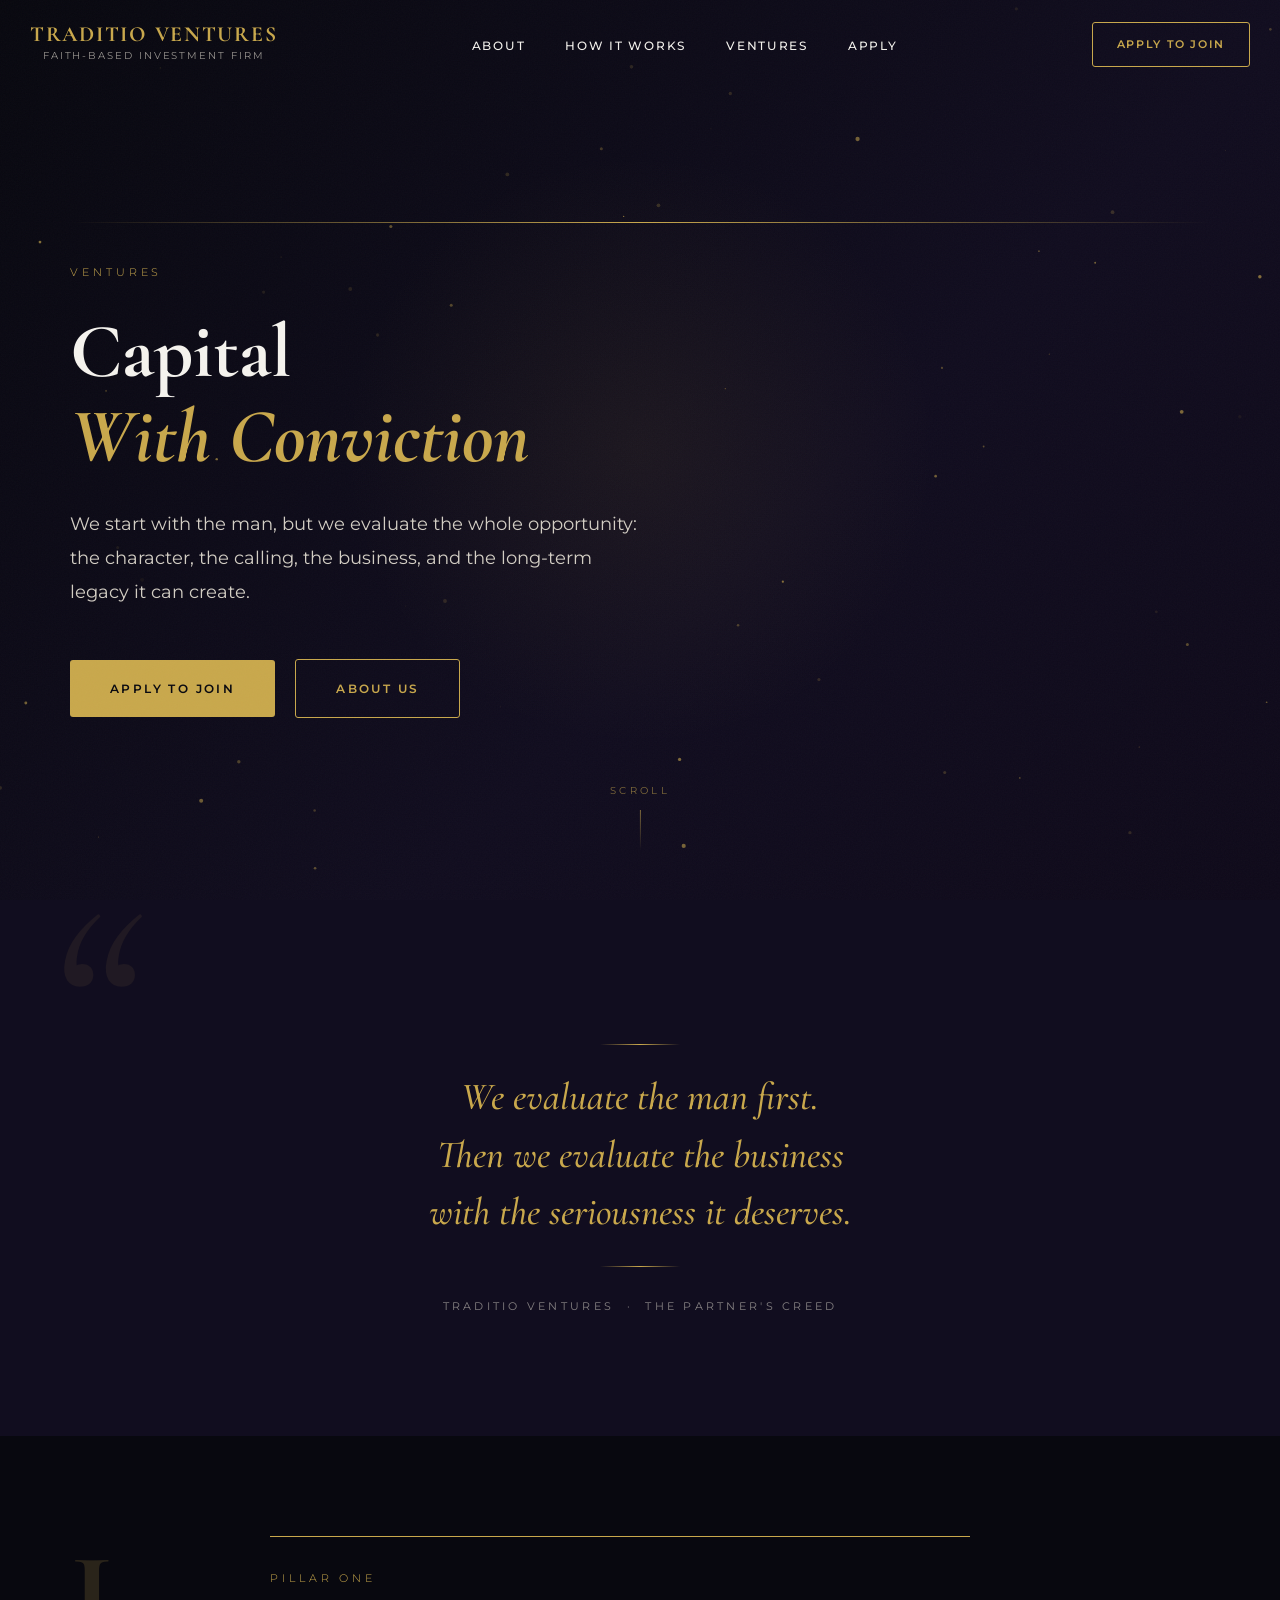
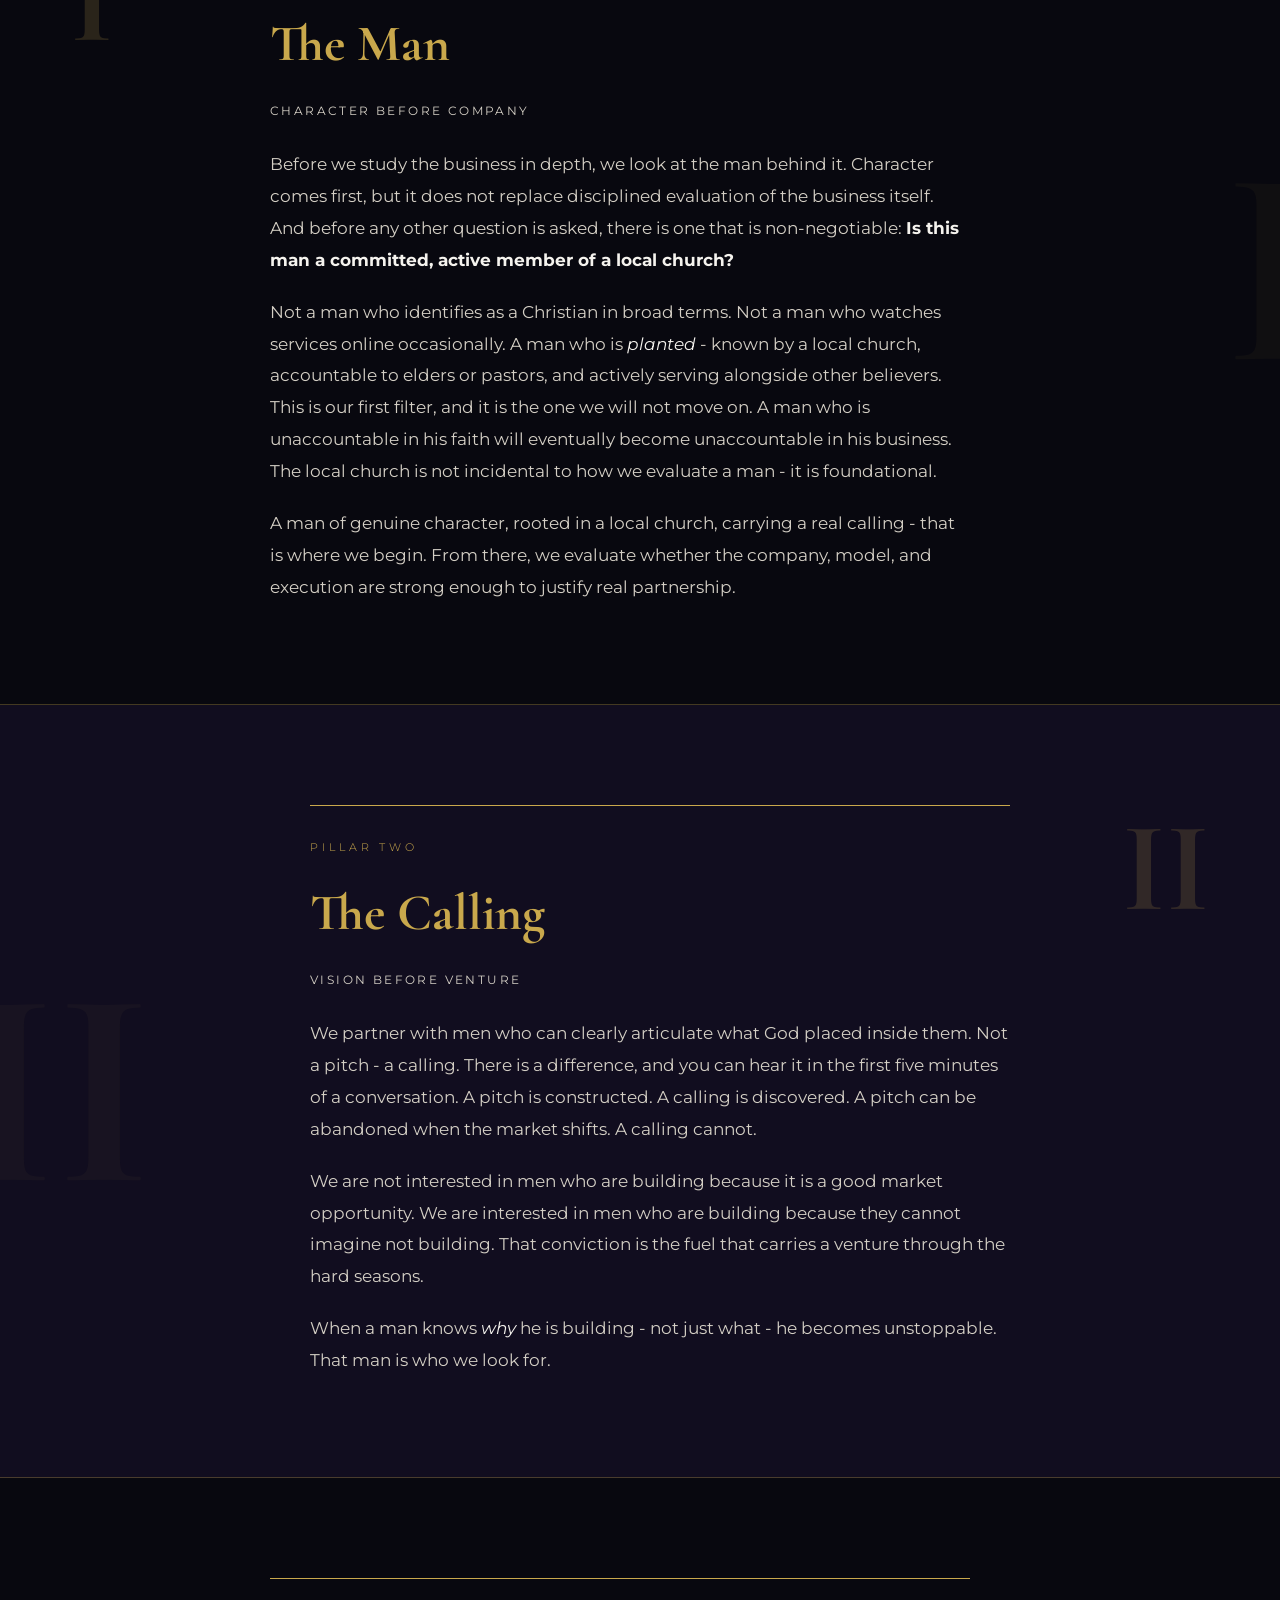
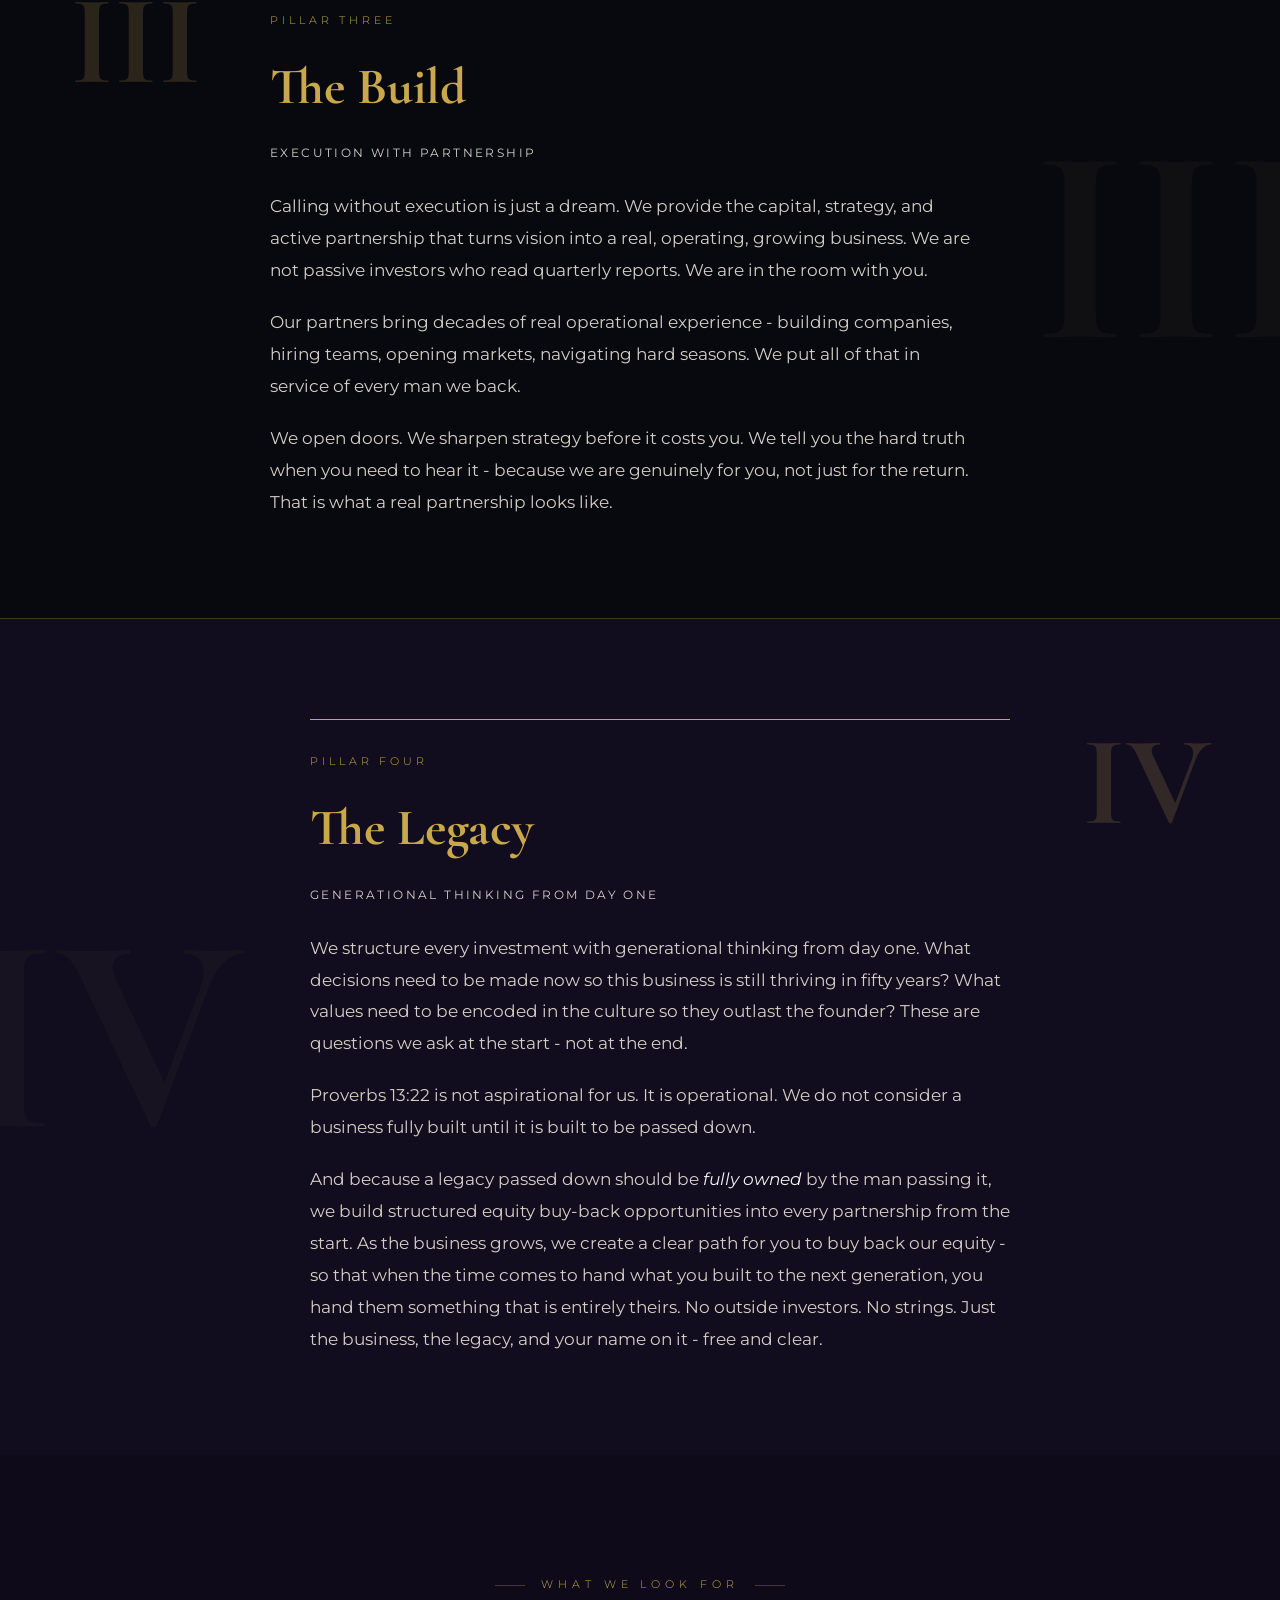
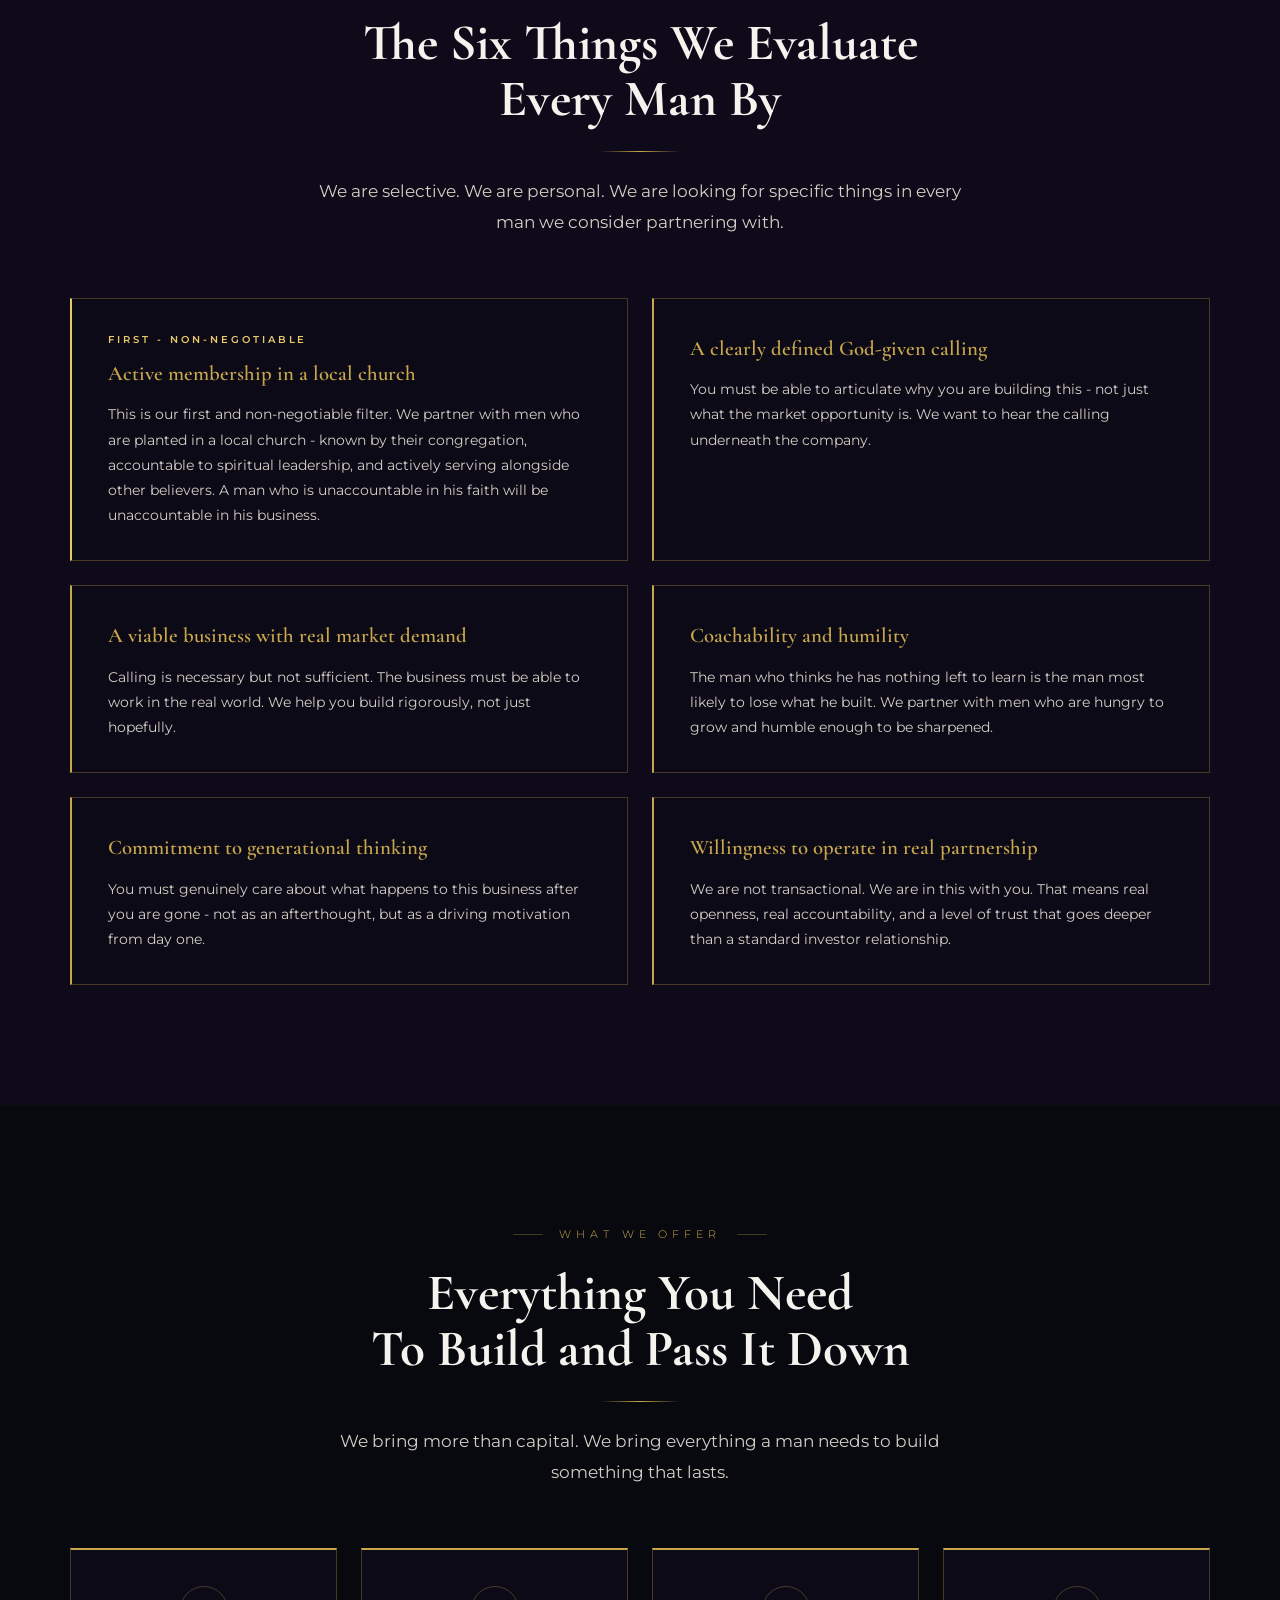
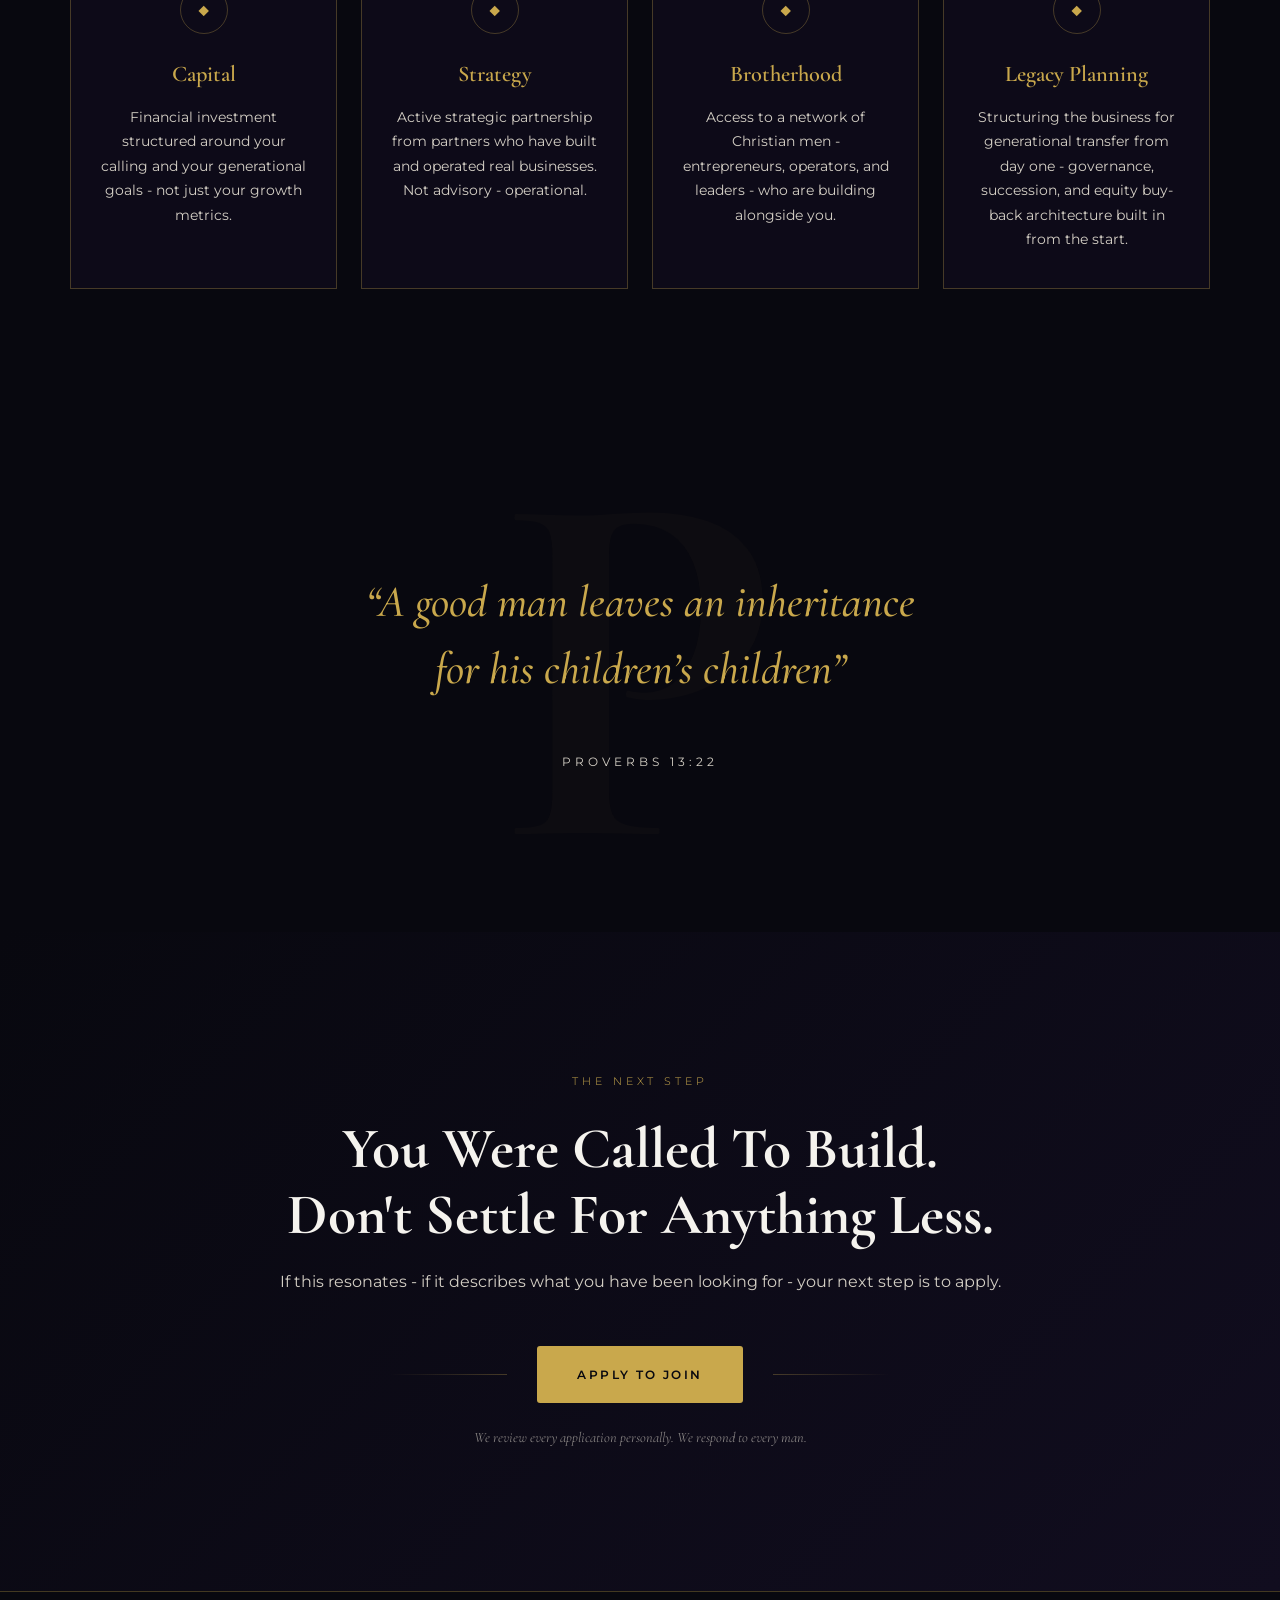
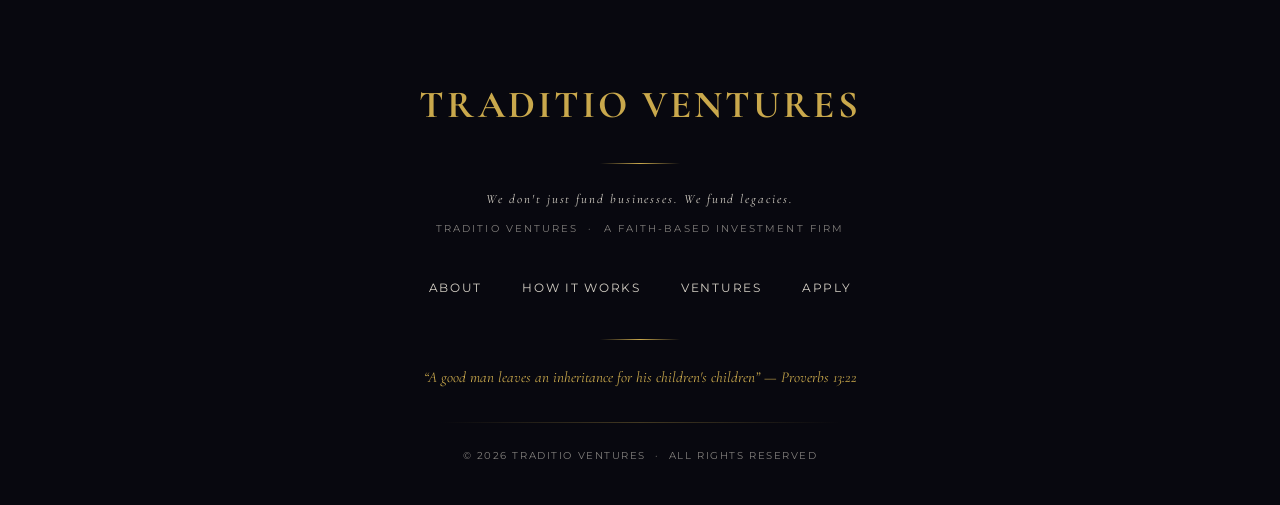
<file: philosophy.html>
﻿<!DOCTYPE html>
<html lang="en">
<head>
  <meta charset="UTF-8" />
  <meta name="viewport" content="width=device-width, initial-scale=1.0" />
  <meta name="description" content="Traditio Ventures - We invest in the man, the calling, the build, and the legacy. Rooted in Scripture and focused on generational impact." />
  <title>Ventures - Traditio Ventures</title>
  <link rel="preconnect" href="https://fonts.googleapis.com" />
  <link rel="preconnect" href="https://fonts.gstatic.com" crossorigin />
  <link rel="stylesheet" href="styles.css" />
</head>
<body>

  <div class="page-loader" aria-hidden="true">
    <div class="page-loader__inner">
      <span class="page-loader__text">Traditio Ventures</span>
      <span class="page-loader__line"></span>
      <span class="page-loader__sub">Ventures</span>
    </div>
  </div>

  <nav class="nav" role="navigation" aria-label="Main navigation">
    <a href="index.html" class="nav__brand">
      <span class="nav__wordmark">TRADITIO VENTURES</span>
      <span class="nav__sub">Faith-Based Investment Firm</span>
    </a>
        <ul class="nav__links" role="list">
      <li><a href="about.html"        class="nav__link">About</a></li>
      <li><a href="how-it-works.html" class="nav__link">How It Works</a></li>
      <li><a href="ventures.html"     class="nav__link" aria-current="page">Ventures</a></li>
      <li><a href="apply.html"        class="nav__link">Apply</a></li>
    </ul>
    <div class="nav__cta-wrap">
      <a href="apply.html" class="btn btn-secondary nav__cta">Apply to Join</a>
    </div>
    <button class="nav__hamburger" aria-label="Open menu" aria-expanded="false">
      <span></span><span></span><span></span>
    </button>
  </nav>

    <div class="nav__mobile" role="dialog" aria-label="Mobile navigation">
    <a href="about.html"        class="nav__mobile-link">About</a>
    <a href="how-it-works.html" class="nav__mobile-link">How It Works</a>
    <a href="ventures.html"     class="nav__mobile-link">Ventures</a>
    <a href="apply.html"        class="nav__mobile-link">Apply</a>
    <a href="apply.html"        class="btn btn-primary nav__cta">Apply to Join</a>
  </div>

  <main>

    <!-- HERO -->
    <section class="hero" aria-label="Philosophy Hero">
      <div class="hero__bg">
        <canvas class="hero__canvas" aria-hidden="true"></canvas>
        <div class="hero__glow" aria-hidden="true"></div>
      </div>
      <div class="hero__content">
        <div class="hero__line" aria-hidden="true"></div>
        <p class="t-label hero__label fade-up">Ventures</p>
        <h1 class="t-display hero__headline fade-up fade-up-delay-1">
          Capital<br>
          <em style="font-style:italic; color: var(--gold);">With Conviction</em>
        </h1>
        <p class="hero__sub fade-up fade-up-delay-2">
          We start with the man, but we evaluate the whole opportunity: the character, the calling, the business, and the long-term legacy it can create.
        </p>
        <div class="hero__ctas fade-up fade-up-delay-3">
          <a href="apply.html" class="btn btn-primary">Apply to Join</a>
          <a href="about.html" class="btn btn-secondary">About Us</a>
        </div>
      </div>
      <div class="hero__scroll" aria-hidden="true">
        <span class="hero__scroll-text">Scroll</span>
        <div class="hero__scroll-line"></div>
      </div>
    </section>

    <!-- OPENING STATEMENT -->
    <section class="statement-section" aria-label="Philosophy Statement">
      <div class="statement__quote-mark" aria-hidden="true">&ldquo;</div>
      <div class="container text-center">
        <div class="gold-line"></div>
        <blockquote class="statement__text fade-in">
          We evaluate the man first.<br>
          Then we evaluate the <em>business</em><br>
          with the seriousness it deserves.
        </blockquote>
        <div class="gold-line"></div>
        <p class="statement__attribution fade-up fade-up-delay-1">
          Traditio Ventures &nbsp;&middot;&nbsp; The Partner's Creed
        </p>
      </div>
    </section>

    <!-- THE FOUR PILLARS -->
    <section aria-label="The Four Pillars" style="background: var(--bg-primary);">

      <!-- Pillar I ÃƒÂ¢Ã¢â€šÂ¬Ã¢â‚¬Â The Man -->
      <div style="background: var(--bg-primary); padding: 100px 0; position: relative; overflow: hidden; border-bottom: 1px solid var(--gold-border);">
        <span style="position:absolute; font-family:var(--font-display); font-weight:700; font-size:clamp(12rem,22vw,20rem); color:rgba(201,168,76,0.04); line-height:1; top:50%; right:-40px; transform:translateY(-50%); pointer-events:none; user-select:none;" aria-hidden="true">I</span>
        <div class="container">
          <div style="display:grid; grid-template-columns:140px 1fr; gap:60px; align-items:start; max-width:900px;" class="pillar-layout">
            <div style="font-family:var(--font-display); font-size:8rem; font-weight:700; color:rgba(201,168,76,0.18); line-height:0.85; padding-top:10px;" aria-hidden="true">I</div>
            <div>
              <div style="border-top: 1px solid var(--gold); padding-top: 32px;">
                <p class="t-label fade-up" style="margin-bottom: 12px;">Pillar One</p>
                <h2 style="font-family:var(--font-display); font-size:clamp(2.4rem,4vw,3.5rem); font-weight:700; color:var(--gold); margin-bottom:10px;" class="fade-up fade-up-delay-1">The Man</h2>
                <p style="font-family:var(--font-body); font-size:0.75rem; letter-spacing:0.2em; text-transform:uppercase; color:var(--text-secondary); margin-bottom:28px;" class="fade-up fade-up-delay-1">Character before company</p>
                <p class="t-body fade-up fade-up-delay-2" style="font-size:1.05rem; line-height:1.9; margin-bottom:20px;">
                  Before we study the business in depth, we look at the man behind it. Character comes first, but it does not replace disciplined evaluation of the business itself. And before any other question is asked, there is one that is non-negotiable: <strong style="color: var(--text-primary);">Is this man a committed, active member of a local church?</strong>
                </p>
                <p class="t-body fade-up fade-up-delay-2" style="font-size:1.05rem; line-height:1.9; margin-bottom:20px;">
                  Not a man who identifies as a Christian in broad terms. Not a man who watches services online occasionally. A man who is <em style="color: var(--text-primary); font-style: italic;">planted</em> - known by a local church, accountable to elders or pastors, and actively serving alongside other believers. This is our first filter, and it is the one we will not move on. A man who is unaccountable in his faith will eventually become unaccountable in his business. The local church is not incidental to how we evaluate a man - it is foundational.
                </p>
                <p class="t-body fade-up fade-up-delay-3" style="font-size:1.05rem; line-height:1.9;">
                  A man of genuine character, rooted in a local church, carrying a real calling - that is where we begin. From there, we evaluate whether the company, model, and execution are strong enough to justify real partnership.
                </p>
              </div>
            </div>
          </div>
        </div>
      </div>

      <!-- Pillar II ÃƒÂ¢Ã¢â€šÂ¬Ã¢â‚¬Â The Calling -->
      <div style="background: var(--bg-secondary); padding: 100px 0; position: relative; overflow: hidden; border-bottom: 1px solid var(--gold-border);">
        <span style="position:absolute; font-family:var(--font-display); font-weight:700; font-size:clamp(12rem,22vw,20rem); color:rgba(201,168,76,0.04); line-height:1; top:50%; left:-40px; transform:translateY(-50%); pointer-events:none; user-select:none;" aria-hidden="true">II</span>
        <div class="container">
          <div style="display:grid; grid-template-columns:1fr 140px; gap:60px; align-items:start; max-width:900px; margin-left:auto;" class="pillar-layout-right">
            <div>
              <div style="border-top: 1px solid var(--gold); padding-top: 32px;">
                <p class="t-label fade-up" style="margin-bottom: 12px;">Pillar Two</p>
                <h2 style="font-family:var(--font-display); font-size:clamp(2.4rem,4vw,3.5rem); font-weight:700; color:var(--gold); margin-bottom:10px;" class="fade-up fade-up-delay-1">The Calling</h2>
                <p style="font-family:var(--font-body); font-size:0.75rem; letter-spacing:0.2em; text-transform:uppercase; color:var(--text-secondary); margin-bottom:28px;" class="fade-up fade-up-delay-1">Vision before venture</p>
                <p class="t-body fade-up fade-up-delay-2" style="font-size:1.05rem; line-height:1.9; margin-bottom:20px;">
                  We partner with men who can clearly articulate what God placed inside them. Not a pitch - a calling. There is a difference, and you can hear it in the first five minutes of a conversation. A pitch is constructed. A calling is discovered. A pitch can be abandoned when the market shifts. A calling cannot.
                </p>
                <p class="t-body fade-up fade-up-delay-2" style="font-size:1.05rem; line-height:1.9; margin-bottom:20px;">
                  We are not interested in men who are building because it is a good market opportunity. We are interested in men who are building because they cannot imagine not building. That conviction is the fuel that carries a venture through the hard seasons.
                </p>
                <p class="t-body fade-up fade-up-delay-3" style="font-size:1.05rem; line-height:1.9;">
                  When a man knows <em style="color: var(--text-primary); font-style: italic;">why</em> he is building - not just what - he becomes unstoppable. That man is who we look for.
                </p>
              </div>
            </div>
            <div style="font-family:var(--font-display); font-size:8rem; font-weight:700; color:rgba(201,168,76,0.18); line-height:0.85; padding-top:10px; text-align:right;" aria-hidden="true">II</div>
          </div>
        </div>
      </div>

      <!-- Pillar III ÃƒÂ¢Ã¢â€šÂ¬Ã¢â‚¬Â The Build -->
      <div style="background: var(--bg-primary); padding: 100px 0; position: relative; overflow: hidden; border-bottom: 1px solid var(--gold-border);">
        <span style="position:absolute; font-family:var(--font-display); font-weight:700; font-size:clamp(12rem,22vw,20rem); color:rgba(201,168,76,0.04); line-height:1; top:50%; right:-40px; transform:translateY(-50%); pointer-events:none; user-select:none;" aria-hidden="true">III</span>
        <div class="container">
          <div style="display:grid; grid-template-columns:140px 1fr; gap:60px; align-items:start; max-width:900px;" class="pillar-layout">
            <div style="font-family:var(--font-display); font-size:8rem; font-weight:700; color:rgba(201,168,76,0.18); line-height:0.85; padding-top:10px;" aria-hidden="true">III</div>
            <div>
              <div style="border-top: 1px solid var(--gold); padding-top: 32px;">
                <p class="t-label fade-up" style="margin-bottom: 12px;">Pillar Three</p>
                <h2 style="font-family:var(--font-display); font-size:clamp(2.4rem,4vw,3.5rem); font-weight:700; color:var(--gold); margin-bottom:10px;" class="fade-up fade-up-delay-1">The Build</h2>
                <p style="font-family:var(--font-body); font-size:0.75rem; letter-spacing:0.2em; text-transform:uppercase; color:var(--text-secondary); margin-bottom:28px;" class="fade-up fade-up-delay-1">Execution with partnership</p>
                <p class="t-body fade-up fade-up-delay-2" style="font-size:1.05rem; line-height:1.9; margin-bottom:20px;">
                  Calling without execution is just a dream. We provide the capital, strategy, and active partnership that turns vision into a real, operating, growing business. We are not passive investors who read quarterly reports. We are in the room with you.
                </p>
                <p class="t-body fade-up fade-up-delay-2" style="font-size:1.05rem; line-height:1.9; margin-bottom:20px;">
                  Our partners bring decades of real operational experience - building companies, hiring teams, opening markets, navigating hard seasons. We put all of that in service of every man we back.
                </p>
                <p class="t-body fade-up fade-up-delay-3" style="font-size:1.05rem; line-height:1.9;">
                  We open doors. We sharpen strategy before it costs you. We tell you the hard truth when you need to hear it - because we are genuinely for you, not just for the return. That is what a real partnership looks like.
                </p>
              </div>
            </div>
          </div>
        </div>
      </div>

      <!-- Pillar IV ÃƒÂ¢Ã¢â€šÂ¬Ã¢â‚¬Â The Legacy -->
      <div style="background: var(--bg-secondary); padding: 100px 0; position: relative; overflow: hidden;">
        <span style="position:absolute; font-family:var(--font-display); font-weight:700; font-size:clamp(12rem,22vw,20rem); color:rgba(201,168,76,0.04); line-height:1; top:50%; left:-40px; transform:translateY(-50%); pointer-events:none; user-select:none;" aria-hidden="true">IV</span>
        <div class="container">
          <div style="display:grid; grid-template-columns:1fr 140px; gap:60px; align-items:start; max-width:900px; margin-left:auto;" class="pillar-layout-right">
            <div>
              <div style="border-top: 1px solid var(--gold); padding-top: 32px;">
                <p class="t-label fade-up" style="margin-bottom: 12px;">Pillar Four</p>
                <h2 style="font-family:var(--font-display); font-size:clamp(2.4rem,4vw,3.5rem); font-weight:700; color:var(--gold); margin-bottom:10px;" class="fade-up fade-up-delay-1">The Legacy</h2>
                <p style="font-family:var(--font-body); font-size:0.75rem; letter-spacing:0.2em; text-transform:uppercase; color:var(--text-secondary); margin-bottom:28px;" class="fade-up fade-up-delay-1">Generational thinking from day one</p>
                <p class="t-body fade-up fade-up-delay-2" style="font-size:1.05rem; line-height:1.9; margin-bottom:20px;">
                  We structure every investment with generational thinking from day one. What decisions need to be made now so this business is still thriving in fifty years? What values need to be encoded in the culture so they outlast the founder? These are questions we ask at the start - not at the end.
                </p>
                <p class="t-body fade-up fade-up-delay-3" style="font-size:1.05rem; line-height:1.9; margin-bottom:20px;">
                  Proverbs 13:22 is not aspirational for us. It is operational. We do not consider a business fully built until it is built to be passed down.
                </p>
                <p class="t-body fade-up fade-up-delay-3" style="font-size:1.05rem; line-height:1.9;">
                  And because a legacy passed down should be <em style="color: var(--text-primary); font-style: italic;">fully owned</em> by the man passing it, we build structured equity buy-back opportunities into every partnership from the start. As the business grows, we create a clear path for you to buy back our equity - so that when the time comes to hand what you built to the next generation, you hand them something that is entirely theirs. No outside investors. No strings. Just the business, the legacy, and your name on it - free and clear.
                </p>
              </div>
            </div>
            <div style="font-family:var(--font-display); font-size:8rem; font-weight:700; color:rgba(201,168,76,0.18); line-height:0.85; padding-top:10px; text-align:right;" aria-hidden="true">IV</div>
          </div>
        </div>
      </div>

    </section>

    <style>
      @media (max-width: 1024px) {
        .pillar-layout, .pillar-layout-right {
          grid-template-columns: 1fr !important;
          margin-left: 0 !important;
        }
        .pillar-layout > div:first-child,
        .pillar-layout-right > div:last-child { display: none; }
      }
    </style>

    <!-- WHAT WE LOOK FOR -->
    <section class="section-pad bg-tertiary" aria-label="What We Look For">
      <div class="container">

        <div class="text-center fade-up" style="margin-bottom: 20px;">
          <p class="section-label center">What We Look For</p>
          <h2 class="section-headline">The Six Things We Evaluate<br>Every Man By</h2>
          <div class="gold-line"></div>
          <p class="section-sub center" style="margin-top: 16px;">
            We are selective. We are personal. We are looking for specific things in every man we consider partnering with.
          </p>
        </div>

        <div class="criteria-grid fade-up fade-up-delay-1">

          <div class="criteria-card" style="border-left: 2px solid var(--gold-warm);">
            <p style="font-size: 0.62rem; letter-spacing: 0.3em; text-transform: uppercase; color: var(--gold-warm); margin-bottom: 8px; font-weight: 600;">First - Non-Negotiable</p>
            <h3 class="criteria-card__title">Active membership in a local church</h3>
            <p class="criteria-card__body">
              This is our first and non-negotiable filter. We partner with men who are planted in a local church - known by their congregation, accountable to spiritual leadership, and actively serving alongside other believers. A man who is unaccountable in his faith will be unaccountable in his business.
            </p>
          </div>

          <div class="criteria-card">
            <h3 class="criteria-card__title">A clearly defined God-given calling</h3>
            <p class="criteria-card__body">
              You must be able to articulate why you are building this - not just what the market opportunity is. We want to hear the calling underneath the company.
            </p>
          </div>

          <div class="criteria-card">
            <h3 class="criteria-card__title">A viable business with real market demand</h3>
            <p class="criteria-card__body">
              Calling is necessary but not sufficient. The business must be able to work in the real world. We help you build rigorously, not just hopefully.
            </p>
          </div>

          <div class="criteria-card">
            <h3 class="criteria-card__title">Coachability and humility</h3>
            <p class="criteria-card__body">
              The man who thinks he has nothing left to learn is the man most likely to lose what he built. We partner with men who are hungry to grow and humble enough to be sharpened.
            </p>
          </div>

          <div class="criteria-card">
            <h3 class="criteria-card__title">Commitment to generational thinking</h3>
            <p class="criteria-card__body">
              You must genuinely care about what happens to this business after you are gone - not as an afterthought, but as a driving motivation from day one.
            </p>
          </div>

          <div class="criteria-card">
            <h3 class="criteria-card__title">Willingness to operate in real partnership</h3>
            <p class="criteria-card__body">
              We are not transactional. We are in this with you. That means real openness, real accountability, and a level of trust that goes deeper than a standard investor relationship.
            </p>
          </div>

        </div>
      </div>
    </section>

    <!-- WHAT WE OFFER -->
    <section class="section-pad bg-primary" aria-label="What We Offer">
      <div class="container">

        <div class="text-center fade-up" style="margin-bottom: 20px;">
          <p class="section-label center">What We Offer</p>
          <h2 class="section-headline">Everything You Need<br>To Build and Pass It Down</h2>
          <div class="gold-line"></div>
          <p class="section-sub center" style="margin-top: 16px;">
            We bring more than capital. We bring everything a man needs to build something that lasts.
          </p>
        </div>

        <div class="offerings-grid" data-stagger>

          <div class="offering-card fade-up">
            <div class="offering-card__icon" aria-hidden="true">&#9670;</div>
            <h3 class="offering-card__title">Capital</h3>
            <p class="offering-card__body">
              Financial investment structured around your calling and your generational goals - not just your growth metrics.
            </p>
          </div>

          <div class="offering-card fade-up fade-up-delay-1">
            <div class="offering-card__icon" aria-hidden="true">&#9670;</div>
            <h3 class="offering-card__title">Strategy</h3>
            <p class="offering-card__body">
              Active strategic partnership from partners who have built and operated real businesses. Not advisory - operational.
            </p>
          </div>

          <div class="offering-card fade-up fade-up-delay-2">
            <div class="offering-card__icon" aria-hidden="true">&#9670;</div>
            <h3 class="offering-card__title">Brotherhood</h3>
            <p class="offering-card__body">
              Access to a network of Christian men - entrepreneurs, operators, and leaders - who are building alongside you.
            </p>
          </div>

          <div class="offering-card fade-up fade-up-delay-3">
            <div class="offering-card__icon" aria-hidden="true">&#9670;</div>
            <h3 class="offering-card__title">Legacy Planning</h3>
            <p class="offering-card__body">
              Structuring the business for generational transfer from day one - governance, succession, and equity buy-back architecture built in from the start.
            </p>
          </div>

        </div>
      </div>
    </section>

    <!-- SCRIPTURE -->
    <section class="scripture-section" aria-label="Scripture">
      <div class="scripture__bg-letter" aria-hidden="true">P</div>
      <div class="container">
        <blockquote class="scripture__verse fade-in">
          &ldquo;A good man leaves an inheritance<br>for his children&rsquo;s children&rdquo;
        </blockquote>
        <div class="gold-line fade-up"></div>
        <p class="scripture__ref fade-up fade-up-delay-1">Proverbs 13:22</p>
      </div>
    </section>

    <!-- CTA -->
    <section class="cta-section" aria-label="Apply CTA">
      <div class="container">
        <p class="t-label text-center fade-up" style="margin-bottom: 24px;">The Next Step</p>
        <h2 class="cta-section__headline fade-up fade-up-delay-1">
          You Were Called To Build.<br>Don't Settle For Anything Less.
        </h2>
        <p class="cta-section__sub fade-up fade-up-delay-2">
          If this resonates - if it describes what you have been looking for - your next step is to apply.
        </p>
        <div class="cta-section__deco fade-up fade-up-delay-3">
          <div class="cta-section__deco-line"></div>
          <a href="apply.html" class="btn btn-primary">Apply to Join</a>
          <div class="cta-section__deco-line"></div>
        </div>
        <p class="cta-section__note fade-up fade-up-delay-4">
          We review every application personally. We respond to every man.
        </p>
      </div>
    </section>

  </main>

  <footer class="footer" role="contentinfo">
    <div class="container">
      <div class="footer__wordmark">TRADITIO VENTURES</div>
      <div class="gold-line"></div>
      <p class="footer__tagline">We don't just fund businesses. We fund legacies.</p>
      <p class="footer__parent">Traditio Ventures &nbsp;&middot;&nbsp; A Faith-Based Investment Firm</p>
            <nav class="footer__nav" aria-label="Footer navigation">
        <a href="about.html"        class="footer__nav-link">About</a>
        <a href="how-it-works.html" class="footer__nav-link">How It Works</a>
        <a href="ventures.html"     class="footer__nav-link">Ventures</a>
        <a href="apply.html"        class="footer__nav-link">Apply</a>
      </nav>
      <div class="gold-line"></div>
      <p class="footer__scripture">&ldquo;A good man leaves an inheritance for his children's children&rdquo; &mdash; Proverbs 13:22</p>
      <div class="gold-line-full" style="max-width: 400px; margin: 24px auto;"></div>
      <p class="footer__copy">&copy; 2026 Traditio Ventures &nbsp;&middot;&nbsp; All Rights Reserved</p>
    </div>
  </footer>

  <script src="main.js"></script>
</body>
</html>
</file>
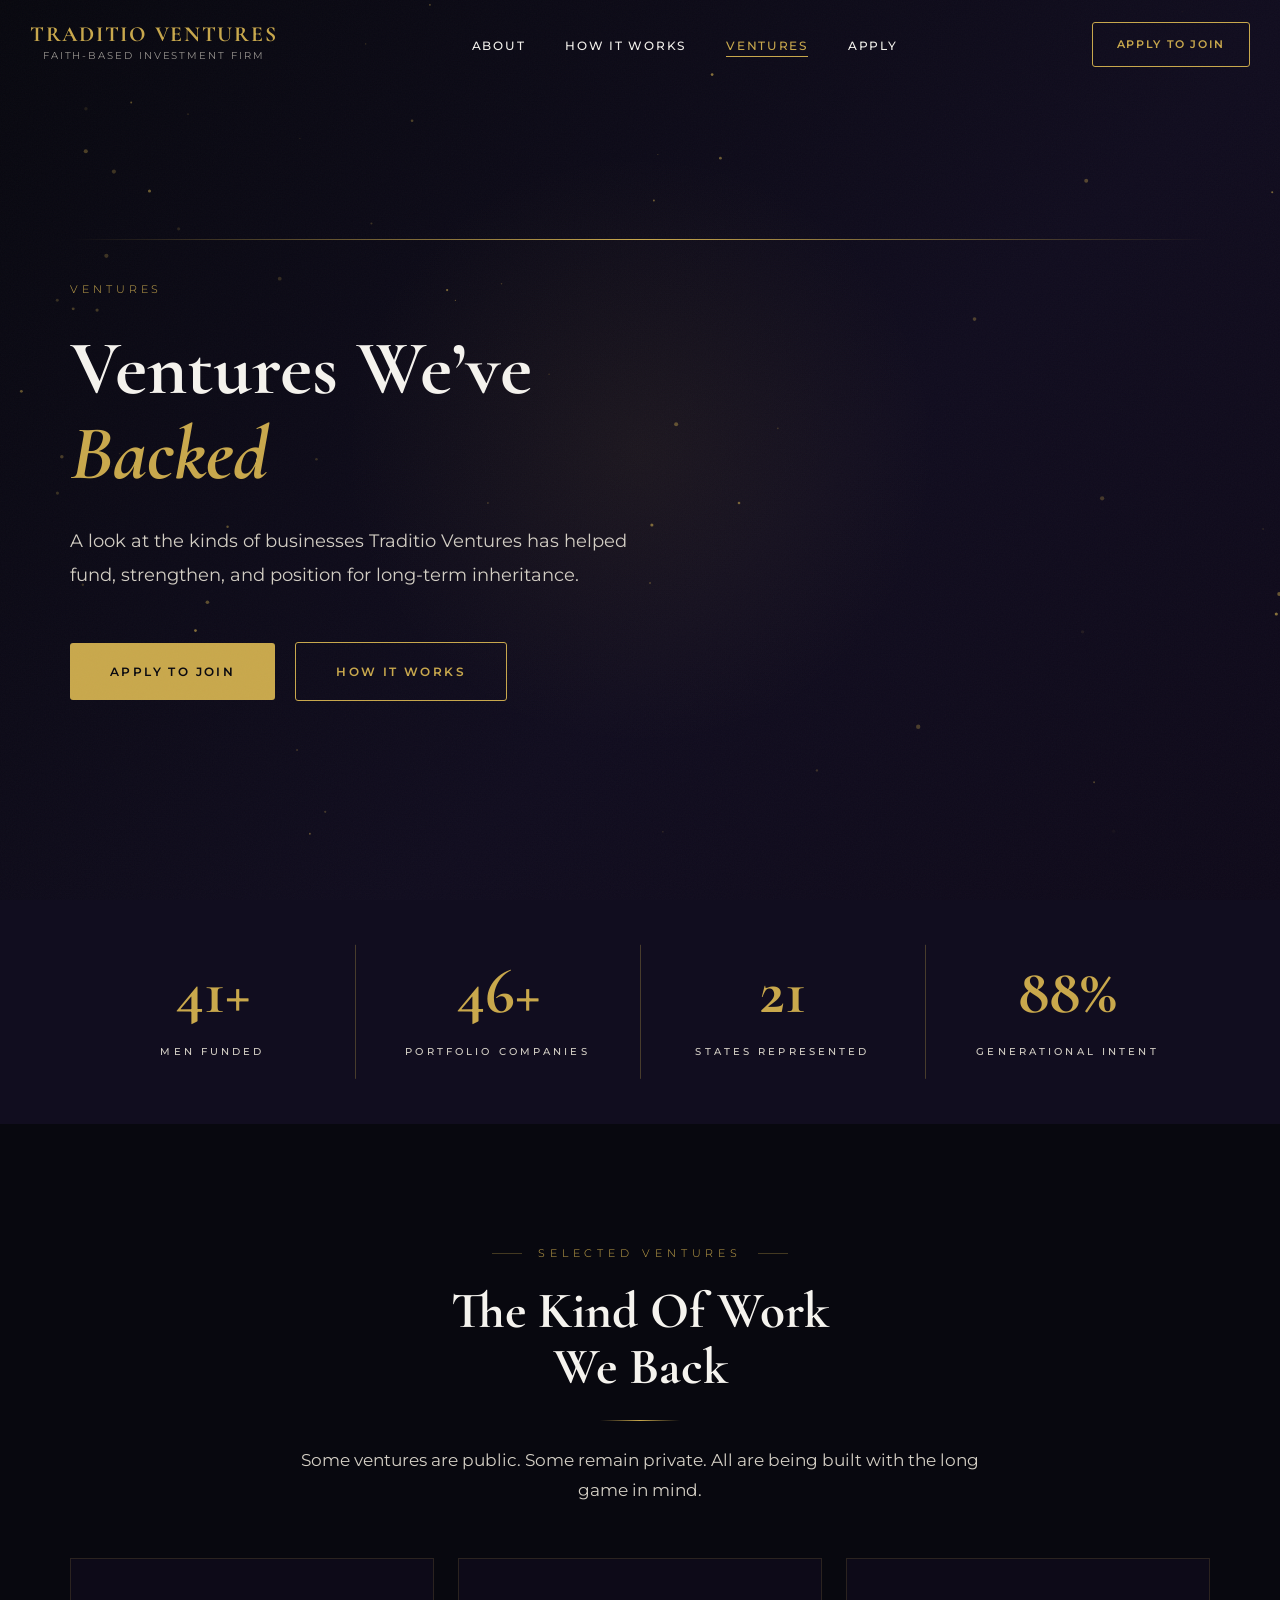
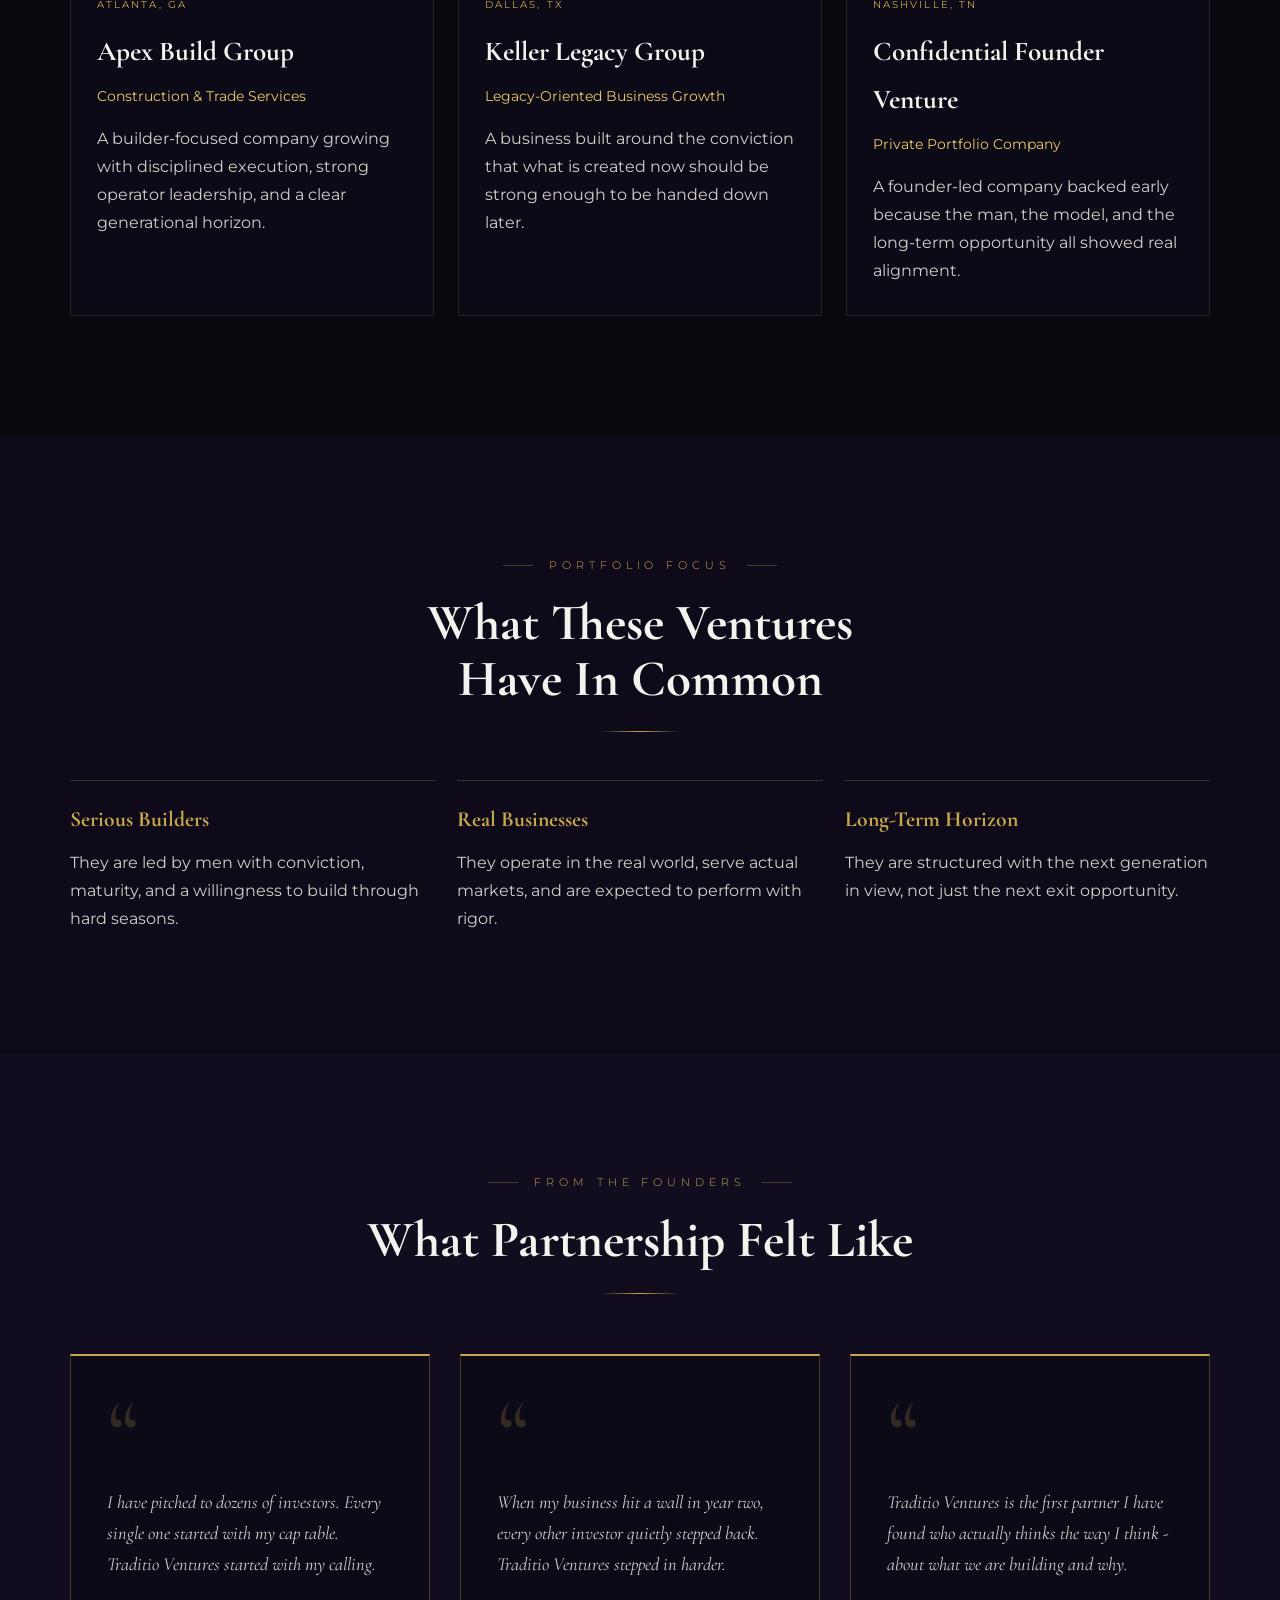
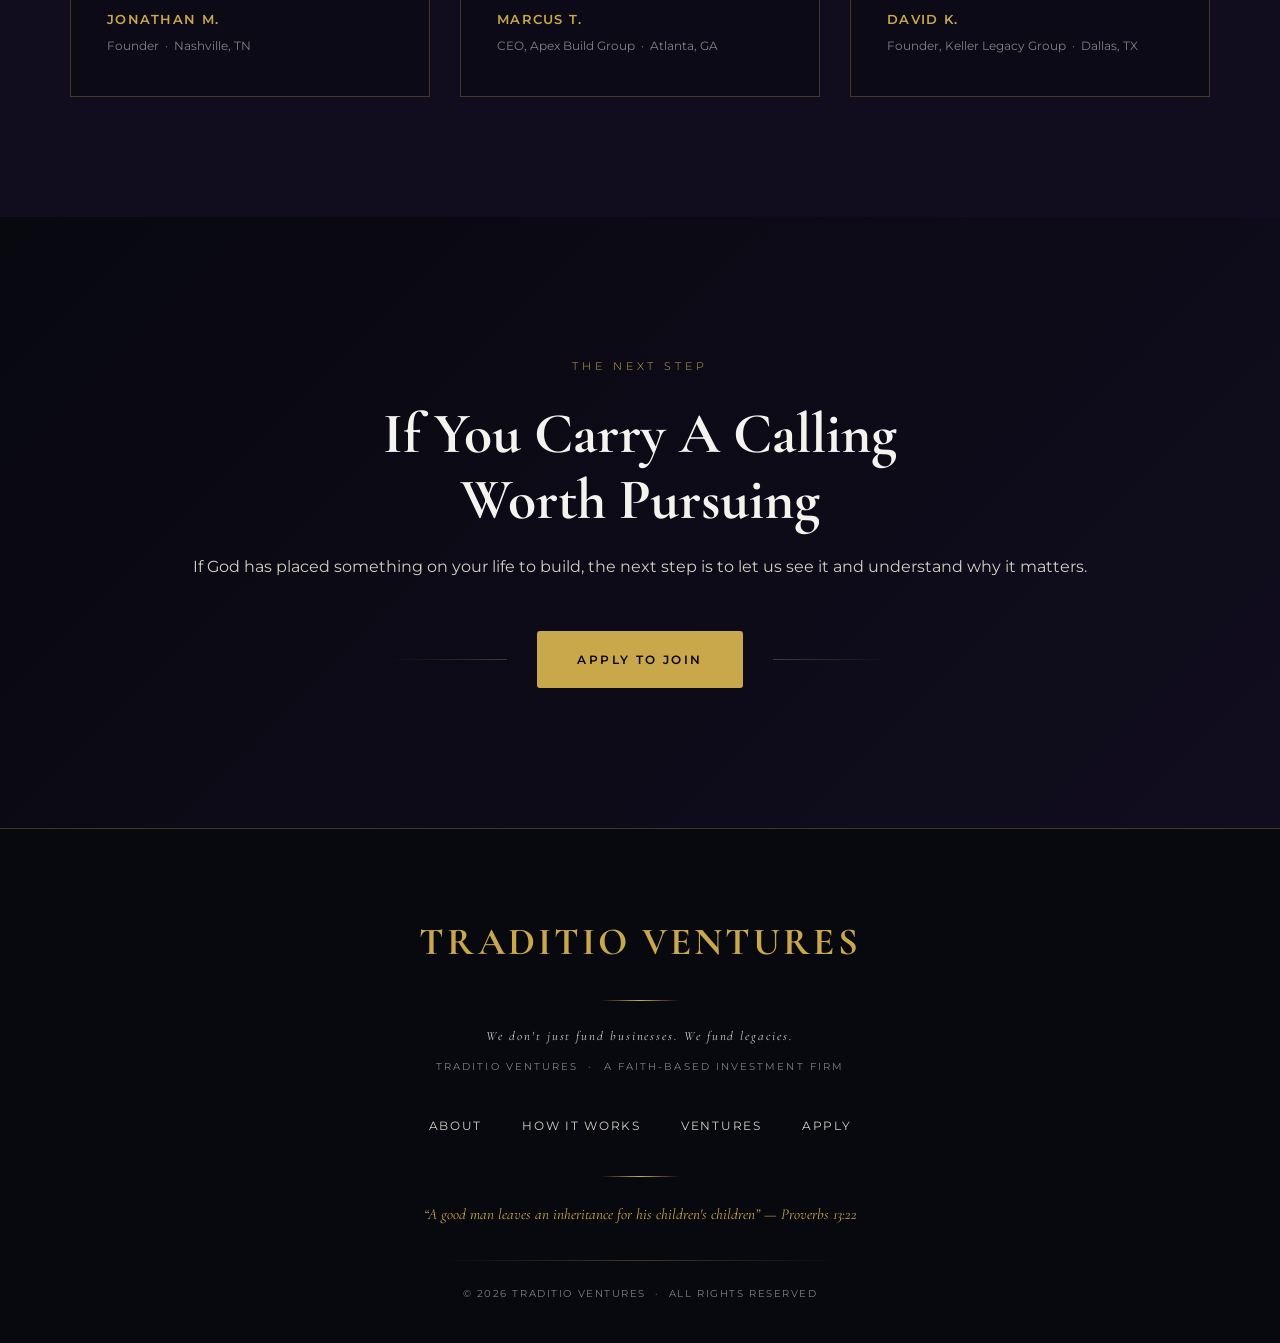
<file: ventures.html>
﻿<!DOCTYPE html>
<html lang="en">
<head>
  <meta charset="UTF-8" />
  <meta name="viewport" content="width=device-width, initial-scale=1.0" />
  <meta name="description" content="Selected ventures backed by Traditio Ventures and the kinds of businesses we help build for the long term." />
  <title>Ventures - Traditio Ventures</title>
  <link rel="preconnect" href="https://fonts.googleapis.com" />
  <link rel="preconnect" href="https://fonts.gstatic.com" crossorigin />
  <link rel="stylesheet" href="styles.css" />
</head>
<body>
  <div class="page-loader" aria-hidden="true"><div class="page-loader__inner"><span class="page-loader__text">Traditio Ventures</span><span class="page-loader__line"></span><span class="page-loader__sub">Ventures</span></div></div>
  <nav class="nav" role="navigation" aria-label="Main navigation">
    <a href="index.html" class="nav__brand"><span class="nav__wordmark">TRADITIO VENTURES</span><span class="nav__sub">Faith-Based Investment Firm</span></a>
    <ul class="nav__links" role="list">
      <li><a href="about.html" class="nav__link">About</a></li>
      <li><a href="how-it-works.html" class="nav__link">How It Works</a></li>
      <li><a href="ventures.html" class="nav__link" aria-current="page">Ventures</a></li>
      <li><a href="apply.html" class="nav__link">Apply</a></li>
    </ul>
    <div class="nav__cta-wrap"><a href="apply.html" class="btn btn-secondary nav__cta">Apply to Join</a></div>
    <button class="nav__hamburger" aria-label="Open menu" aria-expanded="false"><span></span><span></span><span></span></button>
  </nav>
  <div class="nav__mobile" role="dialog" aria-label="Mobile navigation">
    <a href="about.html" class="nav__mobile-link">About</a>
    <a href="how-it-works.html" class="nav__mobile-link">How It Works</a>
    <a href="ventures.html" class="nav__mobile-link">Ventures</a>
    <a href="apply.html" class="nav__mobile-link">Apply</a>
    <a href="apply.html" class="btn btn-primary nav__cta">Apply to Join</a>
  </div>

  <main>
    <section class="hero" aria-label="Ventures Hero">
      <div class="hero__bg">
        <canvas class="hero__canvas" aria-hidden="true"></canvas>
        <div class="hero__glow" aria-hidden="true"></div>
      </div>
      <div class="hero__content">
        <div class="hero__line" aria-hidden="true"></div>
        <p class="t-label hero__label fade-up">Ventures</p>
        <h1 class="t-display hero__headline fade-up fade-up-delay-1">Ventures We’ve<br><em style="font-style:italic; color: var(--gold);">Backed</em></h1>
        <p class="hero__sub fade-up fade-up-delay-2">A look at the kinds of businesses Traditio Ventures has helped fund, strengthen, and position for long-term inheritance.</p>
        <div class="hero__ctas fade-up fade-up-delay-3"><a href="apply.html" class="btn btn-primary">Apply to Join</a><a href="how-it-works.html" class="btn btn-secondary">How It Works</a></div>
      </div>
    </section>

    <section class="bg-secondary" aria-label="Ventures Stats">
      <div class="container" style="padding-top: 0; padding-bottom: 0;">
        <div class="stats-grid">
          <div class="stat-item fade-up"><span class="stat-item__number" data-count="47" data-suffix="+">0</span><span class="stat-item__label">Men Funded</span></div>
          <div class="stat-item fade-up fade-up-delay-1"><span class="stat-item__number" data-count="52" data-suffix="+">0</span><span class="stat-item__label">Portfolio Companies</span></div>
          <div class="stat-item fade-up fade-up-delay-2"><span class="stat-item__number" data-count="24">0</span><span class="stat-item__label">States Represented</span></div>
          <div class="stat-item fade-up fade-up-delay-3"><span class="stat-item__number" data-count="100" data-suffix="%">0</span><span class="stat-item__label">Generational Intent</span></div>
        </div>
      </div>
    </section>

    <section class="section-pad bg-primary" aria-label="Selected Ventures">
      <div class="container">
        <div class="text-center fade-up" style="margin-bottom: 52px;">
          <p class="section-label center">Selected Ventures</p>
          <h2 class="section-headline">The Kind Of Work<br>We Back</h2>
          <div class="gold-line"></div>
          <p class="section-sub center" style="margin-top: 16px;">Some ventures are public. Some remain private. All are being built with the long game in mind.</p>
        </div>
        <div class="venture-grid" data-stagger>
          <article class="venture-card fade-up">
            <span class="venture-card__tag">Atlanta, GA</span>
            <h3 class="venture-card__title">Apex Build Group</h3>
            <p class="venture-card__meta">Construction &amp; Trade Services</p>
            <p class="venture-card__body">A builder-focused company growing with disciplined execution, strong operator leadership, and a clear generational horizon.</p>
          </article>
          <article class="venture-card fade-up fade-up-delay-1">
            <span class="venture-card__tag">Dallas, TX</span>
            <h3 class="venture-card__title">Keller Legacy Group</h3>
            <p class="venture-card__meta">Legacy-Oriented Business Growth</p>
            <p class="venture-card__body">A business built around the conviction that what is created now should be strong enough to be handed down later.</p>
          </article>
          <article class="venture-card fade-up fade-up-delay-2">
            <span class="venture-card__tag">Nashville, TN</span>
            <h3 class="venture-card__title">Confidential Founder Venture</h3>
            <p class="venture-card__meta">Private Portfolio Company</p>
            <p class="venture-card__body">A founder-led company backed early because the man, the model, and the long-term opportunity all showed real alignment.</p>
          </article>
        </div>
      </div>
    </section>

    <section class="section-pad bg-tertiary" aria-label="Portfolio Focus">
      <div class="container">
        <div class="text-center fade-up" style="margin-bottom: 48px;">
          <p class="section-label center">Portfolio Focus</p>
          <h2 class="section-headline">What These Ventures<br>Have In Common</h2>
          <div class="gold-line"></div>
        </div>
        <div class="venture-focus" data-stagger>
          <div class="venture-focus__item fade-up"><h3>Serious Builders</h3><p>They are led by men with conviction, maturity, and a willingness to build through hard seasons.</p></div>
          <div class="venture-focus__item fade-up fade-up-delay-1"><h3>Real Businesses</h3><p>They operate in the real world, serve actual markets, and are expected to perform with rigor.</p></div>
          <div class="venture-focus__item fade-up fade-up-delay-2"><h3>Long-Term Horizon</h3><p>They are structured with the next generation in view, not just the next exit opportunity.</p></div>
        </div>
      </div>
    </section>

    <section class="section-pad bg-secondary" aria-label="Testimonials">
      <div class="container">
        <div class="text-center fade-up" style="margin-bottom: 48px;">
          <p class="section-label center">From The Founders</p>
          <h2 class="section-headline">What Partnership Felt Like</h2>
          <div class="gold-line"></div>
        </div>
        <div class="testimonials-grid" data-stagger>
          <div class="testimonial-card fade-up"><span class="testimonial-card__mark" aria-hidden="true">&ldquo;</span><p class="testimonial-card__text">I have pitched to dozens of investors. Every single one started with my cap table. Traditio Ventures started with my calling.</p><p class="testimonial-card__name">Jonathan M.</p><p class="testimonial-card__meta">Founder &nbsp;&middot;&nbsp; Nashville, TN</p></div>
          <div class="testimonial-card fade-up fade-up-delay-1"><span class="testimonial-card__mark" aria-hidden="true">&ldquo;</span><p class="testimonial-card__text">When my business hit a wall in year two, every other investor quietly stepped back. Traditio Ventures stepped in harder.</p><p class="testimonial-card__name">Marcus T.</p><p class="testimonial-card__meta">CEO, Apex Build Group &nbsp;&middot;&nbsp; Atlanta, GA</p></div>
          <div class="testimonial-card fade-up fade-up-delay-2"><span class="testimonial-card__mark" aria-hidden="true">&ldquo;</span><p class="testimonial-card__text">Traditio Ventures is the first partner I have found who actually thinks the way I think - about what we are building and why.</p><p class="testimonial-card__name">David K.</p><p class="testimonial-card__meta">Founder, Keller Legacy Group &nbsp;&middot;&nbsp; Dallas, TX</p></div>
        </div>
      </div>
    </section>

    <section class="cta-section" aria-label="Apply CTA">
      <div class="container">
        <p class="t-label text-center fade-up" style="margin-bottom: 24px;">The Next Step</p>
        <h2 class="cta-section__headline fade-up fade-up-delay-1">If You Carry A Calling<br>Worth Pursuing</h2>
        <p class="cta-section__sub fade-up fade-up-delay-2">If God has placed something on your life to build, the next step is to let us see it and understand why it matters.</p>
        <div class="cta-section__deco fade-up fade-up-delay-3"><div class="cta-section__deco-line"></div><a href="apply.html" class="btn btn-primary">Apply to Join</a><div class="cta-section__deco-line"></div></div>
      </div>
    </section>
  </main>

  <footer class="footer" role="contentinfo"><div class="container"><div class="footer__wordmark">TRADITIO VENTURES</div><div class="gold-line"></div><p class="footer__tagline">We don't just fund businesses. We fund legacies.</p><p class="footer__parent">Traditio Ventures &nbsp;&middot;&nbsp; A Faith-Based Investment Firm</p><nav class="footer__nav" aria-label="Footer navigation"><a href="about.html" class="footer__nav-link">About</a><a href="how-it-works.html" class="footer__nav-link">How It Works</a><a href="ventures.html" class="footer__nav-link">Ventures</a><a href="apply.html" class="footer__nav-link">Apply</a></nav><div class="gold-line"></div><p class="footer__scripture">&ldquo;A good man leaves an inheritance for his children's children&rdquo; &mdash; Proverbs 13:22</p><div class="gold-line-full" style="max-width: 400px; margin: 24px auto;"></div><p class="footer__copy">&copy; 2026 Traditio Ventures &nbsp;&middot;&nbsp; All Rights Reserved</p></div></footer>

  <style>
    .venture-grid { display:grid; grid-template-columns:repeat(3,minmax(0,1fr)); gap:24px; }
    .venture-card { border:1px solid rgba(201,168,76,0.16); background:var(--bg-card); padding:30px 26px; min-height:260px; }
    .venture-card__tag { display:inline-block; margin-bottom:14px; font-size:0.65rem; letter-spacing:0.2em; text-transform:uppercase; color:var(--gold); }
    .venture-card__title { margin:0 0 8px; font-family:var(--font-display); font-size:1.7rem; color:var(--text-primary); }
    .venture-card__meta { margin:0 0 16px; color:var(--gold-warm); font-size:0.9rem; }
    .venture-card__body { margin:0; color:var(--text-secondary); line-height:1.75; }
    .venture-focus { display:grid; grid-template-columns:repeat(3,minmax(0,1fr)); gap:22px; }
    .venture-focus__item { border-top:1px solid rgba(201,168,76,0.25); padding-top:20px; }
    .venture-focus__item h3 { margin:0 0 10px; font-family:var(--font-display); font-size:1.35rem; color:var(--gold); }
    .venture-focus__item p { margin:0; color:var(--text-secondary); line-height:1.75; }
    @media (max-width: 900px) { .venture-grid, .venture-focus { grid-template-columns:1fr; } .venture-card { min-height:auto; } }
  </style>
  <script src="main.js"></script>
</body>
</html>
</file>
<file: styles.css>
/* ============================================================
   TRADITIO VENTURES — GLOBAL STYLESHEET
   Premium Faith-Based Venture Capital
   Color System: Midnight Purple & Burnished Gold
   ============================================================ */

@import url('https://fonts.googleapis.com/css2?family=Cormorant+Garamond:ital,wght@0,300;0,400;0,500;0,600;0,700;1,300;1,400;1,500;1,600;1,700&family=Montserrat:ital,wght@0,300;0,400;0,500;0,600;0,700;1,300;1,400&display=swap');

/* ============================================================
   CSS CUSTOM PROPERTIES
   ============================================================ */
:root {
  /* Background Colors */
  --bg-primary:    #08080F;
  --bg-secondary:  #110D1F;
  --bg-tertiary:   #0F0A1A;
  --bg-card:       #0D0A18;

  /* Gold Accents */
  --gold:          #C9A84C;
  --gold-warm:     #E8C96A;
  --gold-muted:    #8B6914;
  --gold-border:   rgba(201, 168, 76, 0.3);
  --gold-glow:     rgba(201, 168, 76, 0.25);
  --gold-glow-strong: rgba(232, 201, 106, 0.4);

  /* Text Colors */
  --text-primary:  #F5F3EE;
  --text-secondary:#D4CFC5;
  --text-muted:    rgba(212, 207, 197, 0.6);

  /* Typography */
  --font-display:  'Cormorant Garamond', Georgia, serif;
  --font-body:     'Montserrat', -apple-system, sans-serif;

  /* Spacing */
  --pad-section:   120px;
  --max-w:         1200px;
  --gutter:        30px;

  /* Transitions */
  --ease:          0.3s ease;
  --ease-slow:     0.6s ease;
}

/* ============================================================
   RESET & BASE
   ============================================================ */
*, *::before, *::after {
  box-sizing: border-box;
  margin: 0;
  padding: 0;
}

html {
  scroll-behavior: smooth;
  font-size: 16px;
}

body {
  background-color: var(--bg-primary);
  color: var(--text-primary);
  font-family: var(--font-body);
  font-weight: 400;
  line-height: 1.75;
  overflow-x: hidden;
  -webkit-font-smoothing: antialiased;
  -moz-osx-font-smoothing: grayscale;
}

/* Grain texture overlay */
body::after {
  content: '';
  position: fixed;
  inset: 0;
  background-image:
    url("data:image/svg+xml,%3Csvg xmlns='http://www.w3.org/2000/svg' width='300' height='300'%3E%3Cfilter id='n'%3E%3CfeTurbulence type='fractalNoise' baseFrequency='0.75' numOctaves='4' stitchTiles='stitch'/%3E%3C/filter%3E%3Crect width='300' height='300' filter='url(%23n)' opacity='1'/%3E%3C/svg%3E");
  opacity: 0.028;
  pointer-events: none;
  z-index: 9999;
}

img { max-width: 100%; display: block; }
a  { color: inherit; text-decoration: none; }
ul { list-style: none; }
button { cursor: pointer; border: none; background: none; font-family: inherit; }

/* ============================================================
   TYPOGRAPHY SYSTEM
   ============================================================ */
.t-display {
  font-family: var(--font-display);
  font-weight: 700;
  line-height: 1.1;
  color: var(--text-primary);
}

.t-display-italic {
  font-family: var(--font-display);
  font-style: italic;
  font-weight: 600;
  line-height: 1.15;
  color: var(--gold);
}

.t-label {
  font-family: var(--font-body);
  font-weight: 300;
  font-size: 0.7rem;
  letter-spacing: 0.35em;
  text-transform: uppercase;
  color: var(--gold);
}

.t-body {
  font-family: var(--font-body);
  font-weight: 400;
  color: var(--text-secondary);
  line-height: 1.8;
}

.t-body-sm {
  font-family: var(--font-body);
  font-weight: 400;
  font-size: 0.85rem;
  color: var(--text-secondary);
}

/* ============================================================
   LAYOUT UTILITIES
   ============================================================ */
.container {
  max-width: var(--max-w);
  margin: 0 auto;
  padding: 0 var(--gutter);
}

.section-pad {
  padding: var(--pad-section) 0;
}

.text-center { text-align: center; }
.text-gold   { color: var(--gold); }
.text-gold-warm { color: var(--gold-warm); }
.text-cream  { color: var(--text-secondary); }

/* ============================================================
   GOLD DIVIDER LINE
   ============================================================ */
.gold-line {
  width: 80px;
  height: 1px;
  background: linear-gradient(90deg, transparent, var(--gold), transparent);
  margin: 24px auto;
}

.gold-line-full {
  width: 100%;
  height: 1px;
  background: linear-gradient(90deg, transparent, var(--gold-border), transparent);
}

.gold-line-left {
  width: 80px;
  height: 1px;
  background: linear-gradient(90deg, var(--gold), transparent);
  margin: 24px 0;
}

/* ============================================================
   BUTTONS
   ============================================================ */
.btn {
  display: inline-flex;
  align-items: center;
  justify-content: center;
  gap: 10px;
  font-family: var(--font-body);
  font-size: 0.75rem;
  font-weight: 600;
  letter-spacing: 0.2em;
  text-transform: uppercase;
  padding: 18px 40px;
  border-radius: 3px;
  transition: all var(--ease);
  position: relative;
  overflow: hidden;
  min-height: 56px;
}

.btn::before {
  content: '';
  position: absolute;
  inset: 0;
  opacity: 0;
  transition: opacity var(--ease);
}

/* Primary: gold fill */
.btn-primary {
  background: var(--gold);
  color: var(--bg-primary);
  box-shadow: 0 0 0 0 var(--gold-glow);
}

.btn-primary:hover {
  background: var(--gold-warm);
  box-shadow: 0 0 30px 8px var(--gold-glow), 0 0 60px 20px var(--gold-glow);
  transform: translateY(-2px);
}

/* Secondary: gold outline */
.btn-secondary {
  background: transparent;
  color: var(--gold);
  border: 1px solid var(--gold);
}

.btn-secondary:hover {
  background: var(--gold);
  color: var(--bg-primary);
  box-shadow: 0 0 25px 6px var(--gold-glow);
  transform: translateY(-2px);
}

/* ============================================================
   NAVIGATION
   ============================================================ */
.nav {
  position: fixed;
  top: 0;
  left: 0;
  right: 0;
  z-index: 1000;
  padding: 22px var(--gutter);
  display: flex;
  align-items: center;
  justify-content: space-between;
  transition: background var(--ease), border-bottom var(--ease), padding var(--ease);
  background: transparent;
}

.nav.scrolled {
  background: rgba(8, 8, 15, 0.96);
  backdrop-filter: blur(20px);
  -webkit-backdrop-filter: blur(20px);
  border-bottom: 1px solid var(--gold-border);
  padding: 16px var(--gutter);
}

.nav__brand {
  display: flex;
  flex-direction: column;
  gap: 2px;
  align-items: center;
  text-align: center;
}

.nav__wordmark {
  font-family: var(--font-display);
  font-size: 1.35rem;
  font-weight: 700;
  letter-spacing: 0.08em;
  color: var(--gold);
  line-height: 1;
}

.nav__sub {
  font-family: var(--font-body);
  font-size: 0.6rem;
  letter-spacing: 0.2em;
  text-transform: uppercase;
  color: var(--text-secondary);
  opacity: 0.7;
}

.nav__links {
  display: flex;
  align-items: center;
  gap: 40px;
}

.nav__link {
  font-family: var(--font-body);
  font-size: 0.72rem;
  font-weight: 500;
  letter-spacing: 0.15em;
  text-transform: uppercase;
  color: var(--text-primary);
  position: relative;
  transition: color var(--ease);
}

.nav__link::after {
  content: '';
  position: absolute;
  bottom: -4px;
  left: 0;
  width: 0;
  height: 1px;
  background: var(--gold);
  transition: width var(--ease);
}

.nav__link:hover {
  color: var(--gold);
}

.nav__link:hover::after {
  width: 100%;
}

.nav__cta {
  font-size: 0.68rem;
  padding: 12px 24px;
  min-height: 44px;
  letter-spacing: 0.15em;
}

/* Hamburger */
.nav__hamburger {
  display: none;
  flex-direction: column;
  gap: 6px;
  padding: 8px;
  cursor: pointer;
  z-index: 1002;
}

.nav__hamburger span {
  display: block;
  width: 26px;
  height: 1.5px;
  background: var(--gold);
  transition: all var(--ease);
}

.nav__hamburger.open span:nth-child(1) {
  transform: translateY(7.5px) rotate(45deg);
}
.nav__hamburger.open span:nth-child(2) {
  opacity: 0;
}
.nav__hamburger.open span:nth-child(3) {
  transform: translateY(-7.5px) rotate(-45deg);
}

/* Mobile menu */
.nav__mobile {
  display: none;
  position: fixed;
  inset: 0;
  background: rgba(8, 8, 15, 0.99);
  backdrop-filter: blur(20px);
  z-index: 1001;
  flex-direction: column;
  align-items: center;
  justify-content: center;
  gap: 40px;
  transform: translateX(100%);
  transition: transform 0.4s cubic-bezier(0.77, 0, 0.175, 1);
}

.nav__mobile.open {
  transform: translateX(0);
}

.nav__mobile-link {
  font-family: var(--font-display);
  font-size: 2.5rem;
  font-weight: 600;
  color: var(--text-primary);
  transition: color var(--ease);
}

.nav__mobile-link:hover {
  color: var(--gold);
}

.nav__mobile .nav__cta {
  margin-top: 20px;
  font-size: 0.75rem;
  padding: 16px 36px;
}

/* ============================================================
   HERO BASE
   ============================================================ */
.hero {
  position: relative;
  min-height: 100vh;
  display: flex;
  align-items: center;
  background: linear-gradient(135deg, var(--bg-primary) 0%, var(--bg-secondary) 60%, var(--bg-tertiary) 100%);
  overflow: hidden;
}

.hero__bg {
  position: absolute;
  inset: 0;
  pointer-events: none;
}

/* Radial light glow in hero */
.hero__glow {
  position: absolute;
  width: 600px;
  height: 600px;
  border-radius: 50%;
  background: radial-gradient(circle, rgba(201, 168, 76, 0.07) 0%, transparent 70%);
  top: 50%;
  left: 50%;
  transform: translate(-50%, -50%);
  pointer-events: none;
}

/* Canvas for particles */
.hero__canvas {
  position: absolute;
  inset: 0;
  width: 100%;
  height: 100%;
}

.hero__content {
  position: relative;
  z-index: 2;
  max-width: var(--max-w);
  margin: 0 auto;
  padding: 140px var(--gutter) 100px;
  width: 100%;
}

/* Gold load line */
.hero__line {
  width: 0;
  height: 1px;
  background: linear-gradient(90deg, transparent, var(--gold), transparent);
  margin-bottom: 40px;
  transition: width 1.5s cubic-bezier(0.77, 0, 0.175, 1);
}

.hero__line.animate {
  width: 100%;
}

.hero__label {
  margin-bottom: 28px;
}

.hero__headline {
  font-size: clamp(3rem, 6vw, 6rem);
  max-width: 900px;
  margin-bottom: 28px;
}

.hero__sub {
  font-size: clamp(0.95rem, 1.5vw, 1.15rem);
  max-width: 580px;
  color: var(--text-secondary);
  margin-bottom: 50px;
  line-height: 1.85;
}

.hero__ctas {
  display: flex;
  gap: 20px;
  flex-wrap: wrap;
  align-items: center;
}

/* Scroll indicator */
.hero__scroll {
  position: absolute;
  bottom: 50px;
  left: 50%;
  transform: translateX(-50%);
  display: flex;
  flex-direction: column;
  align-items: center;
  gap: 10px;
  opacity: 0.6;
  animation: scrollPulse 2s ease-in-out infinite;
}

.hero__scroll-text {
  font-size: 0.6rem;
  letter-spacing: 0.35em;
  text-transform: uppercase;
  color: var(--gold);
}

.hero__scroll-line {
  width: 1px;
  height: 40px;
  background: linear-gradient(180deg, var(--gold), transparent);
  animation: scrollLine 2s ease-in-out infinite;
}

@keyframes scrollPulse {
  0%, 100% { opacity: 0.4; transform: translateX(-50%) translateY(0); }
  50%       { opacity: 0.8; transform: translateX(-50%) translateY(6px); }
}

@keyframes scrollLine {
  0%   { transform: scaleY(0); transform-origin: top; }
  50%  { transform: scaleY(1); transform-origin: top; }
  100% { transform: scaleY(0); transform-origin: bottom; }
}

/* ============================================================
   SECTION LABELS & HEADLINES
   ============================================================ */
.section-label {
  font-family: var(--font-body);
  font-weight: 300;
  font-size: 0.68rem;
  letter-spacing: 0.45em;
  text-transform: uppercase;
  color: var(--gold);
  margin-bottom: 20px;
  display: flex;
  align-items: center;
  gap: 16px;
}

.section-label::before,
.section-label::after {
  content: '';
  flex: 0 0 30px;
  height: 1px;
  background: var(--gold-border);
}

.section-label.center {
  justify-content: center;
}

.section-label.left::before {
  display: none;
}

.section-headline {
  font-family: var(--font-display);
  font-weight: 700;
  font-size: clamp(2rem, 4vw, 3.5rem);
  line-height: 1.1;
  color: var(--text-primary);
  margin-bottom: 20px;
}

.section-sub {
  font-size: clamp(0.9rem, 1.3vw, 1.05rem);
  color: var(--text-secondary);
  line-height: 1.85;
  max-width: 680px;
}

.section-sub.center {
  margin: 0 auto;
}

/* ============================================================
   ROMAN NUMERAL DECORATIVE BG
   ============================================================ */
.roman-bg {
  position: absolute;
  font-family: var(--font-display);
  font-weight: 700;
  font-size: clamp(12rem, 22vw, 20rem);
  color: rgba(201, 168, 76, 0.035);
  line-height: 1;
  pointer-events: none;
  user-select: none;
  letter-spacing: -0.02em;
}

/* ============================================================
   CARDS
   ============================================================ */
.card {
  background: var(--bg-card);
  border: 1px solid var(--gold-border);
  border-radius: 4px;
  padding: 40px;
  position: relative;
  transition: transform var(--ease), box-shadow var(--ease), border-color var(--ease);
  overflow: hidden;
}

.card:hover {
  transform: translateY(-6px);
  box-shadow: 0 20px 60px rgba(0, 0, 0, 0.5), 0 0 30px var(--gold-glow);
  border-color: rgba(201, 168, 76, 0.5);
}

/* Gold top border accent */
.card--top-border {
  border-top: 2px solid var(--gold);
  border-left: 1px solid var(--gold-border);
  border-right: 1px solid var(--gold-border);
  border-bottom: 1px solid var(--gold-border);
}

/* Gold left border accent */
.card--left-border {
  border-left: 2px solid var(--gold);
  border-top: 1px solid var(--gold-border);
  border-right: 1px solid var(--gold-border);
  border-bottom: 1px solid var(--gold-border);
}

/* Corner accents */
.card--corners::before,
.card--corners::after {
  content: '';
  position: absolute;
  width: 16px;
  height: 16px;
  border-color: var(--gold);
  border-style: solid;
  opacity: 0.6;
}

.card--corners::before {
  top: 10px;
  left: 10px;
  border-width: 1px 0 0 1px;
}

.card--corners::after {
  bottom: 10px;
  right: 10px;
  border-width: 0 1px 1px 0;
}

/* ============================================================
   STATEMENT SECTION
   ============================================================ */
.statement-section {
  background: var(--bg-secondary);
  padding: 120px 0;
  position: relative;
  overflow: hidden;
}

.statement__quote-mark {
  font-family: var(--font-display);
  font-size: 18rem;
  color: rgba(201, 168, 76, 0.08);
  line-height: 0.6;
  position: absolute;
  top: 20px;
  left: 40px;
  pointer-events: none;
  font-style: italic;
}

.statement__text {
  font-family: var(--font-display);
  font-style: italic;
  font-size: clamp(1.5rem, 3vw, 2.5rem);
  font-weight: 500;
  color: var(--gold);
  line-height: 1.5;
  max-width: 900px;
  margin: 0 auto;
  position: relative;
  z-index: 1;
}

.statement__attribution {
  font-size: 0.68rem;
  letter-spacing: 0.3em;
  text-transform: uppercase;
  color: var(--text-muted);
  margin-top: 30px;
  text-align: center;
}

/* ============================================================
   BELIEFS SECTION
   ============================================================ */
.belief-item {
  position: relative;
  padding: 60px 0;
  border-bottom: 1px solid var(--gold-border);
  overflow: hidden;
}

.belief-item:last-child {
  border-bottom: none;
}

.belief-item__roman {
  top: 50%;
  right: -20px;
  transform: translateY(-50%);
  opacity: 0.04;
}

.belief-item__number {
  font-family: var(--font-display);
  font-size: 0.85rem;
  color: var(--gold);
  letter-spacing: 0.2em;
  margin-bottom: 12px;
  display: block;
}

.belief-item__title {
  font-family: var(--font-display);
  font-size: clamp(1.4rem, 2.5vw, 2rem);
  font-weight: 700;
  color: var(--text-primary);
  margin-bottom: 16px;
}

.belief-item__body {
  font-size: 1rem;
  color: var(--text-secondary);
  max-width: 680px;
  line-height: 1.85;
}

/* ============================================================
   COMPARISON TABLE
   ============================================================ */
.comparison {
  display: grid;
  grid-template-columns: 1fr 1fr;
  gap: 0;
  border: 1px solid var(--gold-border);
  border-radius: 4px;
  overflow: hidden;
  margin-top: 60px;
}

.comparison__header {
  padding: 24px 32px;
  display: flex;
  align-items: center;
  gap: 12px;
  font-family: var(--font-body);
  font-size: 0.8rem;
  font-weight: 600;
  letter-spacing: 0.15em;
  text-transform: uppercase;
}

.comparison__header--trad {
  background: rgba(255,255,255,0.03);
  color: var(--text-secondary);
  border-right: 1px solid var(--gold-border);
}

.comparison__header--tv {
  background: rgba(201, 168, 76, 0.06);
  color: var(--gold);
}

.comparison__row {
  display: contents;
}

.comparison__cell {
  padding: 22px 32px;
  font-size: 0.9rem;
  color: var(--text-secondary);
  border-top: 1px solid var(--gold-border);
  display: flex;
  align-items: center;
  gap: 12px;
  line-height: 1.5;
}

.comparison__cell--trad {
  background: rgba(255,255,255,0.015);
  border-right: 1px solid var(--gold-border);
}

.comparison__cell--tv {
  background: rgba(201, 168, 76, 0.04);
  color: var(--text-primary);
  border-left: 2px solid var(--gold);
}

.comparison__icon {
  flex-shrink: 0;
  width: 18px;
  height: 18px;
  display: flex;
  align-items: center;
  justify-content: center;
  font-size: 0.75rem;
}

.comparison__icon--x {
  color: rgba(200, 80, 80, 0.7);
}

.comparison__icon--check {
  color: var(--gold);
}

/* ============================================================
   PHILOSOPHY PILLARS
   ============================================================ */
.pillar {
  position: relative;
  padding: 80px 0;
  overflow: hidden;
  border-bottom: 1px solid var(--gold-border);
}

.pillar:last-child { border-bottom: none; }

.pillar__inner {
  display: grid;
  grid-template-columns: 140px 1fr;
  gap: 60px;
  align-items: start;
  max-width: var(--max-w);
  margin: 0 auto;
  padding: 0 var(--gutter);
}

.pillar__numeral {
  font-family: var(--font-display);
  font-size: 8rem;
  font-weight: 700;
  color: rgba(201, 168, 76, 0.15);
  line-height: 0.85;
  padding-top: 6px;
}

.pillar__content {
  border-top: 1px solid var(--gold);
  padding-top: 30px;
}

.pillar__name {
  font-family: var(--font-display);
  font-size: clamp(2rem, 3.5vw, 3rem);
  font-weight: 700;
  color: var(--gold);
  margin-bottom: 8px;
}

.pillar__subtitle {
  font-family: var(--font-body);
  font-size: 0.75rem;
  letter-spacing: 0.2em;
  text-transform: uppercase;
  color: var(--text-secondary);
  margin-bottom: 24px;
}

.pillar__body {
  font-size: 1.05rem;
  color: var(--text-secondary);
  max-width: 620px;
  line-height: 1.85;
}

/* ============================================================
   STATS SECTION
   ============================================================ */
.stats-grid {
  display: grid;
  grid-template-columns: repeat(4, 1fr);
  gap: 0;
}

.stat-item {
  padding: 60px 40px;
  text-align: center;
  position: relative;
}

.stat-item + .stat-item::before {
  content: '';
  position: absolute;
  left: 0;
  top: 50%;
  transform: translateY(-50%);
  width: 1px;
  height: 60%;
  background: var(--gold-border);
}

.stat-item__number {
  font-family: var(--font-display);
  font-size: clamp(3rem, 5vw, 4.5rem);
  font-weight: 700;
  color: var(--gold);
  line-height: 1;
  margin-bottom: 12px;
  display: block;
}

.stat-item__label {
  font-size: 0.65rem;
  letter-spacing: 0.3em;
  text-transform: uppercase;
  color: var(--text-secondary);
  font-weight: 500;
}

/* ============================================================
   SCRIPTURE SECTION
   ============================================================ */
.scripture-section {
  background: var(--bg-primary);
  padding: 160px 0;
  position: relative;
  overflow: hidden;
  text-align: center;
}

.scripture__bg-letter {
  position: absolute;
  top: 50%;
  left: 50%;
  transform: translate(-50%, -50%);
  font-family: var(--font-display);
  font-size: 40vw;
  font-weight: 700;
  color: rgba(201, 168, 76, 0.025);
  line-height: 1;
  pointer-events: none;
  user-select: none;
}

.scripture__verse {
  font-family: var(--font-display);
  font-style: italic;
  font-size: clamp(1.6rem, 3.5vw, 2.8rem);
  font-weight: 500;
  color: var(--gold);
  max-width: 800px;
  margin: 0 auto 24px;
  line-height: 1.5;
  position: relative;
  z-index: 1;
}

.scripture__ref {
  font-size: 0.72rem;
  letter-spacing: 0.35em;
  text-transform: uppercase;
  color: var(--text-secondary);
  position: relative;
  z-index: 1;
}

/* ============================================================
   TESTIMONIALS
   ============================================================ */
.testimonials-grid {
  display: grid;
  grid-template-columns: repeat(3, 1fr);
  gap: var(--gutter);
  margin-top: 60px;
}

.testimonial-card {
  background: var(--bg-card);
  border-top: 2px solid var(--gold);
  border-left: 1px solid var(--gold-border);
  border-right: 1px solid var(--gold-border);
  border-bottom: 1px solid var(--gold-border);
  padding: 44px 36px 40px;
  position: relative;
  transition: transform var(--ease), box-shadow var(--ease);
}

.testimonial-card:hover {
  transform: translateY(-6px);
  box-shadow: 0 20px 50px rgba(0,0,0,0.4), 0 0 20px var(--gold-glow);
}

.testimonial-card__mark {
  font-family: var(--font-display);
  font-size: 6rem;
  color: var(--gold);
  opacity: 0.2;
  line-height: 0.7;
  margin-bottom: 20px;
  display: block;
}

.testimonial-card__text {
  font-family: var(--font-display);
  font-style: italic;
  font-size: 1.15rem;
  color: var(--text-secondary);
  line-height: 1.7;
  margin-bottom: 28px;
}

.testimonial-card__name {
  font-family: var(--font-body);
  font-weight: 600;
  font-size: 0.8rem;
  letter-spacing: 0.1em;
  color: var(--gold);
  text-transform: uppercase;
  margin-bottom: 4px;
}

.testimonial-card__meta {
  font-size: 0.75rem;
  color: var(--text-muted);
}

/* ============================================================
   APPLY / CTA SECTION
   ============================================================ */
.cta-section {
  background: linear-gradient(135deg, var(--bg-primary) 0%, var(--bg-secondary) 100%);
  padding: 140px 0;
  text-align: center;
  position: relative;
  overflow: hidden;
}

.cta-section__headline {
  font-family: var(--font-display);
  font-size: clamp(2.2rem, 4.5vw, 4rem);
  font-weight: 700;
  color: var(--text-primary);
  max-width: 780px;
  margin: 0 auto 20px;
  line-height: 1.15;
}

.cta-section__sub {
  font-size: 1rem;
  color: var(--text-secondary);
  margin-bottom: 50px;
}

.cta-section__note {
  font-family: var(--font-display);
  font-style: italic;
  font-size: 0.9rem;
  color: var(--text-muted);
  margin-top: 22px;
}

/* Decorative lines around CTA button */
.cta-section__deco {
  display: flex;
  align-items: center;
  justify-content: center;
  gap: 30px;
  margin: 0 auto;
  max-width: 500px;
}

.cta-section__deco-line {
  flex: 1;
  height: 1px;
  background: linear-gradient(90deg, transparent, var(--gold-border));
}

.cta-section__deco-line:last-child {
  background: linear-gradient(270deg, transparent, var(--gold-border));
}

/* ============================================================
   FOOTER
   ============================================================ */
.footer {
  background: var(--bg-primary);
  padding: 80px 0 40px;
  text-align: center;
  border-top: 1px solid var(--gold-border);
}

.footer__wordmark {
  font-family: var(--font-display);
  font-size: 2.4rem;
  font-weight: 700;
  letter-spacing: 0.08em;
  color: var(--gold);
  margin-bottom: 16px;
}

.footer__tagline {
  font-size: 0.8rem;
  letter-spacing: 0.15em;
  color: var(--text-secondary);
  margin-bottom: 10px;
  font-style: italic;
  font-family: var(--font-display);
}

.footer__parent {
  font-size: 0.65rem;
  letter-spacing: 0.2em;
  text-transform: uppercase;
  color: var(--text-muted);
  margin-bottom: 40px;
}

.footer__parent a {
  color: var(--gold);
  transition: opacity var(--ease);
}

.footer__parent a:hover { opacity: 0.7; }

.footer__nav {
  display: flex;
  align-items: center;
  justify-content: center;
  gap: 40px;
  margin-bottom: 40px;
  flex-wrap: wrap;
}

.footer__nav-link {
  font-size: 0.72rem;
  letter-spacing: 0.15em;
  text-transform: uppercase;
  color: var(--text-secondary);
  transition: color var(--ease);
}

.footer__nav-link:hover { color: var(--gold); }

.footer__scripture {
  font-family: var(--font-display);
  font-style: italic;
  font-size: 0.95rem;
  color: var(--gold);
  margin-bottom: 32px;
}

.footer__copy {
  font-size: 0.65rem;
  letter-spacing: 0.15em;
  color: var(--text-muted);
  text-transform: uppercase;
}

/* ============================================================
   FORM STYLES
   ============================================================ */
.form-group {
  margin-bottom: 28px;
}

.form-label {
  display: block;
  font-size: 0.68rem;
  letter-spacing: 0.25em;
  text-transform: uppercase;
  color: var(--gold);
  margin-bottom: 10px;
  font-weight: 500;
}

.form-input,
.form-textarea,
.form-select {
  width: 100%;
  background: rgba(255,255,255,0.03);
  border: 1px solid var(--gold-border);
  border-radius: 3px;
  padding: 16px 20px;
  font-family: var(--font-body);
  font-size: 0.9rem;
  color: var(--text-primary);
  transition: border-color var(--ease), box-shadow var(--ease);
  outline: none;
  appearance: none;
}

.form-input::placeholder,
.form-textarea::placeholder {
  color: var(--text-muted);
}

.form-input:focus,
.form-textarea:focus,
.form-select:focus {
  border-color: var(--gold);
  box-shadow: 0 0 0 3px rgba(201, 168, 76, 0.1);
}

.form-textarea {
  min-height: 140px;
  resize: vertical;
  line-height: 1.7;
}

.form-select {
  background-image: url("data:image/svg+xml,%3Csvg xmlns='http://www.w3.org/2000/svg' width='12' height='8' viewBox='0 0 12 8'%3E%3Cpath d='M1 1l5 5 5-5' stroke='%23C9A84C' stroke-width='1.5' fill='none' stroke-linecap='round'/%3E%3C/svg%3E");
  background-repeat: no-repeat;
  background-position: right 18px center;
  padding-right: 44px;
  cursor: pointer;
}

.form-select option {
  background: var(--bg-card);
  color: var(--text-primary);
}

.form-grid-2 {
  display: grid;
  grid-template-columns: 1fr 1fr;
  gap: 24px;
}

/* ============================================================
   WHAT WE LOOK FOR / VALUES GRIDS
   ============================================================ */
.criteria-grid {
  display: grid;
  grid-template-columns: repeat(2, 1fr);
  gap: 24px;
  margin-top: 60px;
}

.criteria-card {
  background: var(--bg-card);
  border-left: 2px solid var(--gold);
  border-top: 1px solid var(--gold-border);
  border-right: 1px solid var(--gold-border);
  border-bottom: 1px solid var(--gold-border);
  padding: 32px 36px;
  transition: transform var(--ease), box-shadow var(--ease);
}

.criteria-card:hover {
  transform: translateX(6px);
  box-shadow: 0 8px 30px rgba(0,0,0,0.3);
}

.criteria-card__title {
  font-family: var(--font-display);
  font-size: 1.3rem;
  font-weight: 600;
  color: var(--gold);
  margin-bottom: 10px;
}

.criteria-card__body {
  font-size: 0.9rem;
  color: var(--text-secondary);
  line-height: 1.75;
}

/* Values grid */
.values-grid {
  display: grid;
  grid-template-columns: repeat(3, 1fr);
  gap: 24px;
  margin-top: 60px;
}

.value-card {
  background: var(--bg-card);
  border: 1px solid var(--gold-border);
  padding: 40px 32px;
  position: relative;
  transition: transform var(--ease), box-shadow var(--ease), border-color var(--ease);
}

.value-card::before,
.value-card::after {
  content: '';
  position: absolute;
  width: 14px;
  height: 14px;
  border-color: var(--gold);
  border-style: solid;
  opacity: 0.4;
  transition: opacity var(--ease);
}

.value-card::before {
  top: 8px;
  left: 8px;
  border-width: 1px 0 0 1px;
}

.value-card::after {
  bottom: 8px;
  right: 8px;
  border-width: 0 1px 1px 0;
}

.value-card:hover {
  transform: translateY(-4px);
  box-shadow: 0 16px 40px rgba(0,0,0,0.4), 0 0 20px var(--gold-glow);
  border-color: rgba(201, 168, 76, 0.4);
}

.value-card:hover::before,
.value-card:hover::after {
  opacity: 1;
}

.value-card__roman {
  font-family: var(--font-display);
  font-size: 0.75rem;
  color: var(--gold-muted);
  letter-spacing: 0.2em;
  margin-bottom: 12px;
  display: block;
}

.value-card__name {
  font-family: var(--font-display);
  font-size: 1.6rem;
  font-weight: 700;
  color: var(--gold);
  margin-bottom: 14px;
}

.value-card__body {
  font-size: 0.875rem;
  color: var(--text-secondary);
  line-height: 1.8;
}

/* What We Offer */
.offerings-grid {
  display: grid;
  grid-template-columns: repeat(4, 1fr);
  gap: 24px;
  margin-top: 60px;
}

.offering-card {
  background: var(--bg-card);
  border-top: 2px solid var(--gold);
  border-left: 1px solid var(--gold-border);
  border-right: 1px solid var(--gold-border);
  border-bottom: 1px solid var(--gold-border);
  padding: 36px 28px;
  text-align: center;
  transition: transform var(--ease), box-shadow var(--ease);
}

.offering-card:hover {
  transform: translateY(-6px);
  box-shadow: 0 20px 50px rgba(0,0,0,0.4), 0 0 25px var(--gold-glow);
}

.offering-card__icon {
  width: 48px;
  height: 48px;
  border: 1px solid var(--gold-border);
  border-radius: 50%;
  display: flex;
  align-items: center;
  justify-content: center;
  margin: 0 auto 20px;
  font-size: 1.2rem;
  color: var(--gold);
}

.offering-card__title {
  font-family: var(--font-display);
  font-size: 1.4rem;
  font-weight: 600;
  color: var(--gold);
  margin-bottom: 12px;
}

.offering-card__body {
  font-size: 0.875rem;
  color: var(--text-secondary);
  line-height: 1.75;
}

/* The Covenant pull quote */
.covenant-section {
  background: var(--bg-secondary);
  padding: 120px 0;
  text-align: center;
  position: relative;
  overflow: hidden;
}

.covenant__quote {
  font-family: var(--font-display);
  font-style: italic;
  font-size: clamp(1.6rem, 3vw, 2.6rem);
  font-weight: 600;
  color: var(--gold);
  max-width: 800px;
  margin: 0 auto 32px;
  line-height: 1.5;
  position: relative;
  z-index: 1;
}

.covenant__body {
  font-size: 1rem;
  color: var(--text-secondary);
  max-width: 640px;
  margin: 0 auto;
  line-height: 1.85;
  position: relative;
  z-index: 1;
}

/* Apply Steps */
.steps-grid {
  display: grid;
  grid-template-columns: repeat(3, 1fr);
  gap: var(--gutter);
  margin-top: 60px;
}

.step-card {
  background: var(--bg-card);
  border: 1px solid var(--gold-border);
  border-top: 2px solid var(--gold);
  padding: 44px 36px;
  text-align: center;
  transition: transform var(--ease), box-shadow var(--ease);
}

.step-card:hover {
  transform: translateY(-4px);
  box-shadow: 0 16px 40px rgba(0,0,0,0.4), 0 0 20px var(--gold-glow);
}

.step-card__number {
  font-family: var(--font-display);
  font-size: 4rem;
  font-weight: 700;
  color: rgba(201, 168, 76, 0.2);
  line-height: 1;
  margin-bottom: 16px;
}

.step-card__title {
  font-family: var(--font-display);
  font-size: 1.5rem;
  font-weight: 700;
  color: var(--gold);
  margin-bottom: 12px;
}

.step-card__body {
  font-size: 0.9rem;
  color: var(--text-secondary);
  line-height: 1.75;
}

/* ============================================================
   ABOUT — THE GAP SECTION
   ============================================================ */
.gap-section {
  background: var(--bg-primary);
  padding: var(--pad-section) 0;
  position: relative;
  overflow: hidden;
}

.gap-section__bg-symbol {
  position: absolute;
  right: -80px;
  top: 50%;
  transform: translateY(-50%);
  font-family: var(--font-display);
  font-size: 40vw;
  color: rgba(201, 168, 76, 0.025);
  line-height: 1;
  pointer-events: none;
  font-weight: 700;
}

.gap-section__body {
  font-size: clamp(1rem, 1.4vw, 1.15rem);
  color: var(--text-secondary);
  max-width: 760px;
  line-height: 2;
}

.gap-section__body p + p {
  margin-top: 20px;
}

/* Traditio definition */
.definition-section {
  background: var(--bg-primary);
  padding: var(--pad-section) 0;
  position: relative;
  overflow: hidden;
}

.definition__header {
  margin-bottom: 50px;
}

.definition__word {
  font-family: var(--font-display);
  font-size: clamp(3rem, 6vw, 5.5rem);
  font-weight: 700;
  color: var(--gold);
  letter-spacing: 0.08em;
  line-height: 1;
  margin-bottom: 8px;
}

.definition__phonetic {
  font-family: var(--font-display);
  font-style: italic;
  font-size: 1.1rem;
  color: var(--text-muted);
}

.definition__items {
  border-top: 1px solid var(--gold-border);
}

.definition__item {
  padding: 32px 0;
  border-bottom: 1px solid var(--gold-border);
  display: grid;
  grid-template-columns: 32px 1fr;
  gap: 24px;
  align-items: start;
}

.definition__dot {
  width: 6px;
  height: 6px;
  border-radius: 50%;
  background: var(--gold);
  margin-top: 10px;
}

.definition__meaning {
  font-family: var(--font-display);
  font-size: clamp(1.1rem, 2vw, 1.5rem);
  font-weight: 600;
  color: var(--text-primary);
  margin-bottom: 8px;
}

.definition__context {
  font-size: 0.9rem;
  color: var(--text-secondary);
  line-height: 1.8;
}

/* ============================================================
   SCROLL ANIMATIONS
   ============================================================ */
.fade-up {
  opacity: 0;
  transform: translateY(40px);
  transition: opacity 0.7s ease, transform 0.7s ease;
}

.fade-up.visible {
  opacity: 1;
  transform: translateY(0);
}

.fade-up-delay-1 { transition-delay: 0.1s; }
.fade-up-delay-2 { transition-delay: 0.2s; }
.fade-up-delay-3 { transition-delay: 0.3s; }
.fade-up-delay-4 { transition-delay: 0.4s; }
.fade-up-delay-5 { transition-delay: 0.5s; }

.fade-in {
  opacity: 0;
  transition: opacity 0.8s ease;
}

.fade-in.visible {
  opacity: 1;
}

/* ============================================================
   SECTION BACKGROUNDS
   ============================================================ */
.bg-primary   { background-color: var(--bg-primary); }
.bg-secondary { background-color: var(--bg-secondary); }
.bg-tertiary  { background-color: var(--bg-tertiary); }

/* Subtle geometric pattern */
.bg-pattern::before {
  content: '';
  position: absolute;
  inset: 0;
  background-image:
    linear-gradient(rgba(201, 168, 76, 0.03) 1px, transparent 1px),
    linear-gradient(90deg, rgba(201, 168, 76, 0.03) 1px, transparent 1px);
  background-size: 60px 60px;
  pointer-events: none;
}

/* ============================================================
   PAGE TRANSITION
   ============================================================ */
.page-loader {
  position: fixed;
  inset: 0;
  background: var(--bg-primary);
  z-index: 10000;
  display: flex;
  align-items: center;
  justify-content: center;
  transition: opacity 0.6s ease, visibility 0.6s ease;
}

.page-loader.loaded {
  opacity: 0;
  visibility: hidden;
}

.page-loader__inner {
  display: flex;
  flex-direction: column;
  align-items: center;
  gap: 14px;
  opacity: 0;
  animation: loaderFade 1.5s ease forwards;
}

.page-loader__text {
  font-family: var(--font-display);
  font-size: 1.8rem;
  font-weight: 700;
  letter-spacing: 0.1em;
  color: var(--gold);
}

.page-loader__line {
  width: 58px;
  height: 1px;
  background: linear-gradient(90deg, transparent, var(--gold), transparent);
}

.page-loader__sub {
  font-family: var(--font-body);
  font-size: 0.7rem;
  letter-spacing: 0.32em;
  text-transform: uppercase;
  color: var(--text-secondary);
  opacity: 0.82;
}

@keyframes loaderFade {
  0%   { opacity: 0; transform: translateY(10px); }
  40%  { opacity: 1; transform: translateY(0); }
  80%  { opacity: 1; }
  100% { opacity: 0; }
}

/* ============================================================
   ACTIVE NAV LINK
   ============================================================ */
.nav__link.active {
  color: var(--gold);
}

.nav__link.active::after {
  width: 100%;
}

/* ============================================================
   RESPONSIVE — TABLET (max 1024px)
   ============================================================ */
@media (max-width: 1024px) {
  :root { --pad-section: 80px; }

  .stats-grid            { grid-template-columns: repeat(2, 1fr); }
  .testimonials-grid     { grid-template-columns: repeat(2, 1fr); }
  .offerings-grid        { grid-template-columns: repeat(2, 1fr); }
  .values-grid           { grid-template-columns: repeat(2, 1fr); }
  .criteria-grid         { grid-template-columns: 1fr; }

  .pillar__inner {
    grid-template-columns: 100px 1fr;
    gap: 30px;
  }

  .pillar__numeral { font-size: 5.5rem; }
}

/* ============================================================
   RESPONSIVE — MOBILE (max 768px)
   ============================================================ */
@media (max-width: 768px) {
  :root { --pad-section: 60px; }

  /* Navigation */
  .nav__links,
  .nav__cta-wrap { display: none; }

  .nav__hamburger { display: flex; }
  .nav__mobile    { display: flex; }

  /* Hero */
  .hero__ctas { flex-direction: column; align-items: flex-start; }
  .hero__ctas .btn { width: 100%; justify-content: center; max-width: 320px; }

  /* Grids */
  .stats-grid         { grid-template-columns: repeat(2, 1fr); }
  .testimonials-grid  { grid-template-columns: 1fr; }
  .offerings-grid     { grid-template-columns: 1fr; }
  .values-grid        { grid-template-columns: 1fr; }
  .criteria-grid      { grid-template-columns: 1fr; }
  .steps-grid         { grid-template-columns: 1fr; }
  .form-grid-2        { grid-template-columns: 1fr; }

  .stat-item + .stat-item::before { display: none; }

  /* Comparison table */
  .comparison {
    grid-template-columns: 1fr;
  }
  .comparison__header--trad,
  .comparison__cell--trad {
    border-right: none;
    border-bottom: 1px solid var(--gold-border);
  }

  /* Pillar */
  .pillar__inner {
    grid-template-columns: 1fr;
    gap: 20px;
  }
  .pillar__numeral { display: none; }

  /* Definition */
  .definition__item {
    grid-template-columns: 1fr;
    gap: 8px;
  }
  .definition__dot { display: none; }

  /* Footer nav */
  .footer__nav { gap: 20px; }
}

@media (max-width: 480px) {
  :root { --pad-section: 50px; }

  .hero__headline { font-size: 2.6rem; }
  .section-headline { font-size: 2rem; }
  .stats-grid { grid-template-columns: 1fr; }
}
</file>
